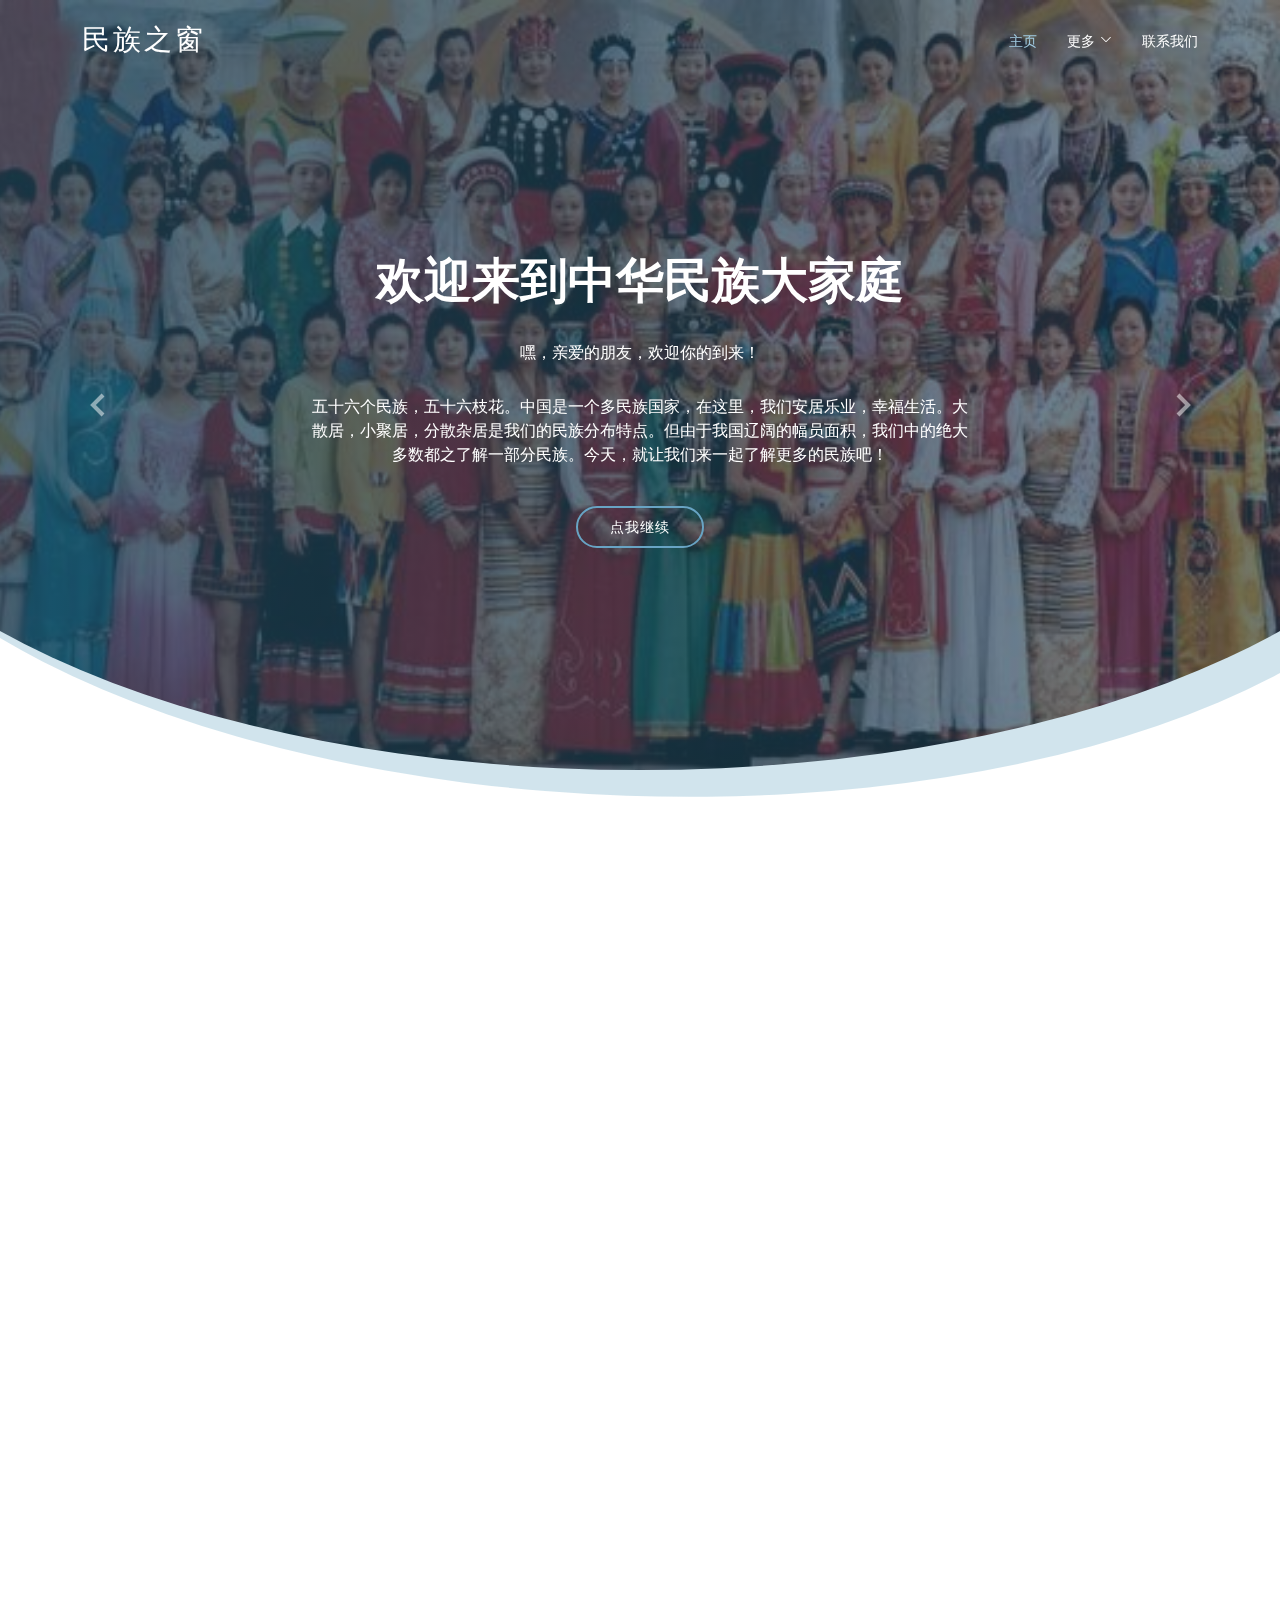
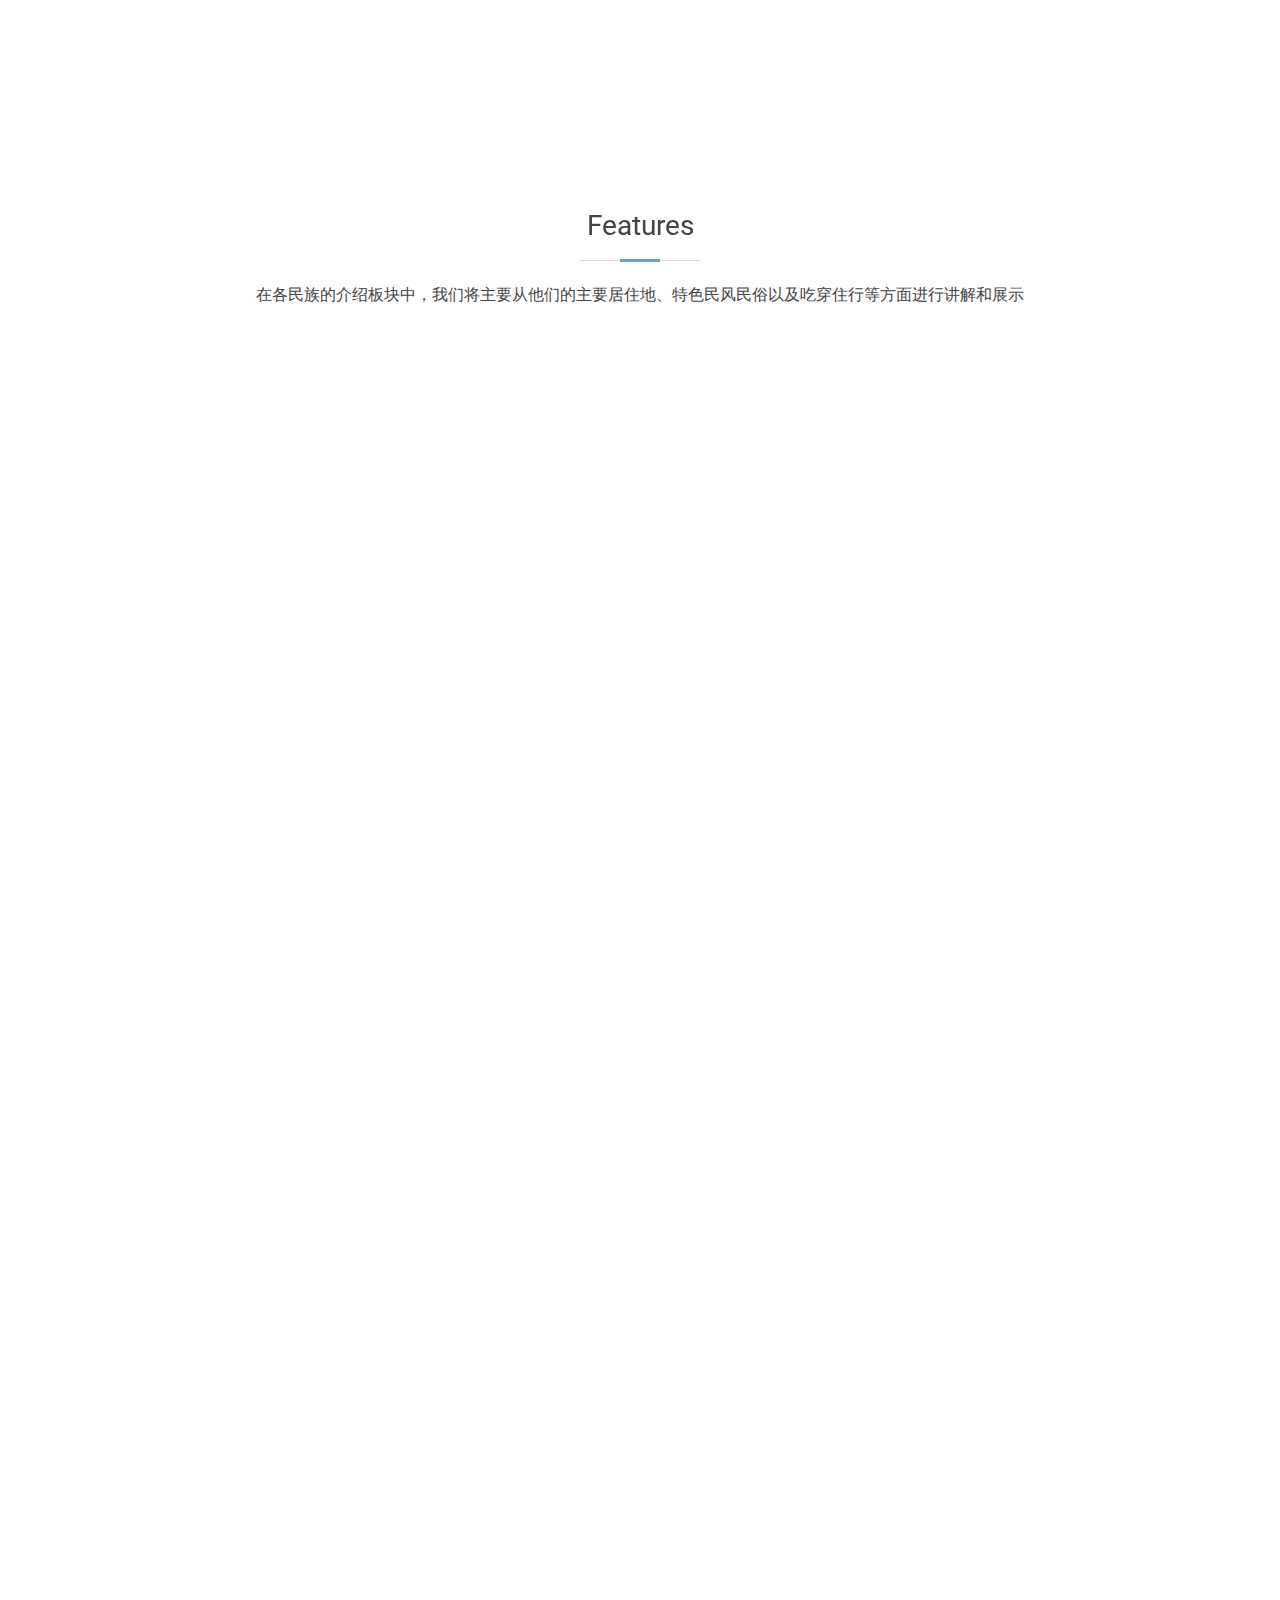
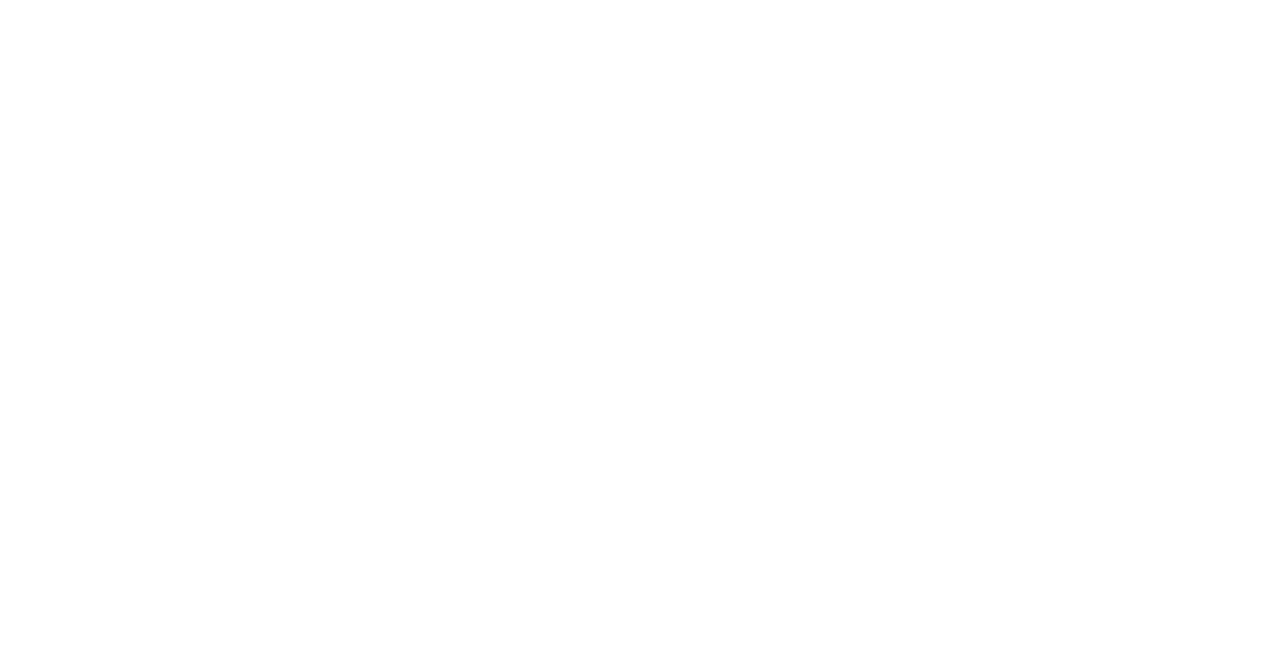
<file: Moderna/index.html>
<!DOCTYPE html>
<html lang="en">

<head>
  <meta charset="utf-8">
  <meta content="width=device-width, initial-scale=1.0" name="viewport">

  <title>民族之窗</title>
  <meta content="" name="description">
  <meta content="" name="keywords">

  <!-- Favicons -->
  <link href="assets/img/favicon.png" rel="icon">
  <link href="assets/img/apple-touch-icon.png" rel="apple-touch-icon">

  <!-- Google Fonts -->
  <link href="https://fonts.googleapis.com/css?family=Open+Sans:300,300i,400,400i,600,600i,700,700i|Roboto:300,300i,400,400i,500,500i,700,700i&display=swap" rel="stylesheet">

  <!-- Vendor CSS Files -->
  <link href="assets/vendor/animate.css/animate.min.css" rel="stylesheet">
  <link href="assets/vendor/aos/aos.css" rel="stylesheet">
  <link href="assets/vendor/bootstrap/css/bootstrap.min.css" rel="stylesheet">
  <link href="assets/vendor/bootstrap-icons/bootstrap-icons.css" rel="stylesheet">
  <link href="assets/vendor/boxicons/css/boxicons.min.css" rel="stylesheet">
  <link href="assets/vendor/glightbox/css/glightbox.min.css" rel="stylesheet">
  <link href="assets/vendor/swiper/swiper-bundle.min.css" rel="stylesheet">

  <!-- Template Main CSS File -->
  <link href="assets/css/style.css" rel="stylesheet">

  <!-- =======================================================
  * Template Name: Moderna - v4.5.0
  * Template URL: https://bootstrapmade.com/free-bootstrap-template-corporate-moderna/
  * Author: BootstrapMade.com
  * License: https://bootstrapmade.com/license/
  ======================================================== -->
</head>

<body>

  <!-- ======= Header ======= -->
  <header id="header" class="fixed-top d-flex align-items-center header-transparent">
    <div class="container d-flex justify-content-between align-items-center">

      <div class="logo">
        <h1 class="text-light"><a href="index.html"><span>民族之窗</span></a></h1>
        <!-- Uncomment below if you prefer to use an image logo -->
        <!-- <a href="index.html"><img src="assets/img/logo.png" alt="" class="img-fluid"></a>-->
      </div>

      <!-- 这里几个是导航栏上的按钮 -->
      <nav id="navbar" class="navbar">
        <ul>
          <li><a class="active " href="index.html">主页</a></li>
          
          <li class="dropdown"><a href="#"><span>更多</span> <i class="bi bi-chevron-down"></i></a>
            <ul>
              <li><a href="about.html">关于</a></li>
              <li><a href="services.html">服务</a></li>
              <li><a href="portfolio.html">详情导航</a></li>
              <!-- <li><a href="team.html">团队</a></li> -->
              <li><a href="blog.html">博客</a></li>
              <!-- <li class="dropdown"><a href="#"><span>Deep Drop Down</span> <i class="bi bi-chevron-right"></i></a>
                <ul>
                  <li><a href="#">Deep Drop Down 1</a></li>
                  <li><a href="#">Deep Drop Down 2</a></li>
                  <li><a href="#">Deep Drop Down 3</a></li>
                  <li><a href="#">Deep Drop Down 4</a></li>
                  <li><a href="#">Deep Drop Down 5</a></li>
                </ul>
              </li> -->
            </ul>
          </li>
          <li><a href="contact.html">联系我们</a></li>
        </ul>
        <i class="bi bi-list mobile-nav-toggle"></i>
      </nav><!-- .navbar -->

    </div>
  </header><!-- End Header -->

  <!-- ======= Slider Section ======= -->
  <section id="hero" class="d-flex justify-cntent-center align-items-center">
    <div id="heroCarousel" class="container carousel carousel-fade" data-bs-ride="carousel" data-bs-interval="5000">

      <!-- Slide 1 -->
      <div class="carousel-item active">
        <div class="carousel-container">
          <h2 class="animate__animated animate__fadeInDown">欢迎来到<span>中华民族大家庭</span></h2>
          <p class="animate__animated animate__fadeInUp">嘿，亲爱的朋友，欢迎你的到来！</p>
          <p class="animate__animated animate__fadeInUp">五十六个民族，五十六枝花。中国是一个多民族国家，在这里，我们安居乐业，幸福生活。大散居，小聚居，分散杂居是我们的民族分布特点。但由于我国辽阔的幅员面积，我们中的绝大多数都之了解一部分民族。今天，就让我们来一起了解更多的民族吧！</p>
          
          
          <a href="" class="btn-get-started animate__animated animate__fadeInUp">点我继续</a>
        </div>
      </div>

      <!-- Slide 2 -->
      <div class="carousel-item">
        <div class="carousel-container">
          <h2 class="animate__animated animate__fadeInDown">ཀྲུང་ཧྭ་མི་རིགས་ཀྱི་ཁྱིམ་ཚང་ཆེན་པོར་ཕེབས་པར་དགའ་བསུ་ཞུ་།</h2>
          <p class="animate__animated animate__fadeInUp">ཧའེ།སྙིང་ཉེ་བའི་གྲོགས་པོ།ཁྱེད་རང་ཕེབས་པར་དགའ་བསུ་ཞུ།</p>
          <p class="animate__animated animate__fadeInUp">མི་རིགས་ང་དྲུག་དང་།མེ་ཏོག་ལྔ་བཅུ་ང་དྲུག ཀྲུང་གོ་ནི་མི་རིགས་མང་བའི་རྒྱལ་ཁབ་ཅིག་ཡིན་ཞིང་།འདི་གར་ང་ཚོ་བདེ་སྡོད་ལས་བརྩོན་དང་བདེ་སྐྱིད་ཀྱི་འཚོ་བ་སྐྱེལ་བཞིན་ཡོད། ཐོར་སྡོད་ཆེ་བ་དང་འདུས་སྡོད་ཆུང་བ།ཁ་ཐོར་འདྲེས་སྡོད་ནི་ང་ཚོའི་མི་རིགས་ཁྱབ་སྟངས་ཀྱི་ཁྱད་ཆོས་ཡིན། འོན་ཀྱང་རང་རྒྱལ་གྱི་ཡངས་ཤིང་རྒྱ་ཆེ་བའི་མངའ་ཁོངས་ཀྱི་རྒྱ་ཁྱོན་གྱི་དབང་གིས་ང་ཚོའི་ནང་ནས་ཆེས་མང་ཆེ་བས་མི་རིགས་ཁག་གཅིག་ཤེས་རྟོགས་བྱེད་ཀྱི་ཡོད། དེ་རིང་།ང་ཚོས་མཉམ་དུ་མི་རིགས་ལ་རྒྱུས་ལོན་བྱེད་དུ་ཆུགས།</p>
          
          <a href="" class="btn-get-started animate__animated animate__fadeInUp">ཚེག་ངས་མུ་མཐུད་དུ་</a>
        </div>
      </div>


      <!-- Slide 3 -->
      <div class="carousel-item">
        <div class="carousel-container">
          <h2 class="animate__animated animate__fadeInDown">Welcome to the family of the Chinese nation</h2>
          <p class="animate__animated animate__fadeInUp">Hey,myfriend! WELCOME !!</p>
          <p class="animate__animated animate__fadeInUp">Fifty-six nations, fifty-six flowers. China is a multi-ethnic country, where we live and work in peace and happiness. Large scattered residence, small settlement, scattered miscellaneous residence is our national distribution characteristics. But because of the vast size of our country, most of us know some ethnic groups. Today, let's get to know more nationalities together!</p>
          <a href="" class="btn-get-started animate__animated animate__fadeInUp">Read More</a>
        </div>
      </div>
      <!-- Slide 4 -->
      <!-- <div class="carousel-item">
        <div class="carousel-container">
          <h2 class="animate__animated animate__fadeInDown">Sequi ea ut et est quaerat</h2>
          <p class="animate__animated animate__fadeInUp">Ut velit est quam dolor ad a aliquid qui aliquid. Sequi ea ut et est quaerat sequi nihil ut aliquam. Occaecati alias dolorem mollitia ut. Similique ea voluptatem. Esse doloremque accusamus repellendus deleniti vel. Minus et tempore modi architecto.</p>
          <a href="" class="btn-get-started animate__animated animate__fadeInUp">Read More</a>
        </div>
      </div> -->
      <!-- Slide 5 -->
      <!-- <div class="carousel-item">
        <div class="carousel-container">
          <h2 class="animate__animated animate__fadeInDown">Sequi ea ut et est quaerat</h2>
          <p class="animate__animated animate__fadeInUp">Ut velit est quam dolor ad a aliquid qui aliquid. Sequi ea ut et est quaerat sequi nihil ut aliquam. Occaecati alias dolorem mollitia ut. Similique ea voluptatem. Esse doloremque accusamus repellendus deleniti vel. Minus et tempore modi architecto.</p>
          <a href="" class="btn-get-started animate__animated animate__fadeInUp">Read More</a>
        </div>
      </div> -->

      <a class="carousel-control-prev" href="#heroCarousel" role="button" data-bs-slide="prev">
        <span class="carousel-control-prev-icon bx bx-chevron-left" aria-hidden="true"></span>
      </a>

      <a class="carousel-control-next" href="#heroCarousel" role="button" data-bs-slide="next">
        <span class="carousel-control-next-icon bx bx-chevron-right" aria-hidden="true"></span>
      </a>

    </div>
  </section>  
  <!-- No slide section -->
  <!-- <section id="hero-no-slider" class="d-flex justify-cntent-center align-items-center">
    <div class="container position-relative" data-aos="fade-up" data-aos-delay="100">
      <div class="row justify-content-center">
        <div class="col-xl-8">
          <h2>Welcome to Moderna</h2>
          <p>Ut velit est quam dolor ad a aliquid qui aliquid. Sequi ea ut et est quaerat sequi nihil ut aliquam. Occaecati alias dolorem mollitia ut. Similique ea voluptatem. Esse doloremque accusamus repellendus deleniti vel. Minus et tempore modi architecto.</p>
          <a href="" class="btn-get-started ">Read More</a>
        </div>
      </div>
    </div>
  </section>End Hero No Slider Sectio -->

  <main id="main">

    <!-- ======= Services Section ======= -->
    <section class="services">
      <div class="container">

        <div class="row">
          <div class="col-md-6 col-lg-3 d-flex align-items-stretch" data-aos="fade-up">
            <div class="icon-box icon-box-pink">
              <div class="icon"><i class="bx bxl-dribbble"></i></div>
              <h4 class="title"><a href="">目的</a></h4>
              <p class="description">希望能够将少数民族的民风民俗更多地带入到大家的日常生活中,促进广大民众对与少数民族的了解,这将对少数民族的保护和传承奠定良好的群众基础,促进我国民族文化多样性建设</p>
            </div>
          </div>

          <div class="col-md-6 col-lg-3 d-flex align-items-stretch" data-aos="fade-up" data-aos-delay="100">
            <div class="icon-box icon-box-cyan">
              <div class="icon"><i class="bx bx-file"></i></div>
              <h4 class="title"><a href="">特点</a></h4>
              <p class="description">我们的项目能够很好地兼顾网页端和移动端，方便用户从多种方式了解网站中的知识</p>
            </div>
          </div>

          <div class="col-md-6 col-lg-3 d-flex align-items-stretch" data-aos="fade-up" data-aos-delay="200">
            <div class="icon-box icon-box-green">
              <div class="icon"><i class="bx bx-tachometer"></i></div>
              <h4 class="title"><a href="">动力</a></h4>
              <p class="description">该项目是完全公益性质的。我们的动力来自于对祖国多民族繁荣的自豪和对民族文化传承的使命感。</p>
              </div>
          </div>

          <div class="col-md-6 col-lg-3 d-flex align-items-stretch" data-aos="fade-up" data-aos-delay="200">
            <div class="icon-box icon-box-blue">
              <div class="icon"><i class="bx bx-world"></i></div>
              <h4 class="title"><a href="">支持</a></h4>
              <p class="description">该项目不接受任何形式的收购与商业运营。如果您对此感兴趣并且希望支持我们，可以通过文末的联系方式进行支付打赏或捐赠等</p>
            </div>
          </div>

        </div>

      </div>
    </section><!-- End Services Section -->

    <!-- ======= Why Us Section ======= -->
    <section class="why-us section-bg" data-aos="fade-up" date-aos-delay="200">
      <div class="container">

        <div class="row">
          <div class="col-lg-6 video-box">
            <img src="assets/img/hero-bg.jpg" class="img-fluid" alt="">
            <a href="https://www.bilibili.com/video/BV1hh411S7s8?from=search&seid=9118049186236969642&spm_id_from=333.337.0.0" class="venobox play-btn mb-4" data-vbtype="video" data-autoplay="true"></a>
          </div>

          <div class="col-lg-6 d-flex flex-column justify-content-center p-5">

            <div class="icon-box">
              <div class="icon"><i class="bx bx-fingerprint"></i></div>
              <h4 class="title"><a href="">了解更多</a></h4>
              <p class="description">如果担心你对咱们中华民族大家庭的了解还不够，不妨点击看看视频介绍，随后再让我们一起深入了解吧！</p>
            </div>

            <!-- <div class="icon-box">
              <div class="icon"><i class="bx bx-gift"></i></div>
              <h4 class="title"><a href="">Nemo Enim</a></h4>
              <p class="description">At vero eos et accusamus et iusto odio dignissimos ducimus qui blanditiis praesentium voluptatum deleniti atque</p>
            </div> -->

          </div>
        </div>

      </div>
    </section><!-- End Why Us Section -->

    <!-- ======= Features Section ======= -->
    <section class="features">
      <div class="container">

        <div class="section-title">
          <h2>Features</h2>
          <p>在各民族的介绍板块中，我们将主要从他们的主要居住地、特色民风民俗以及吃穿住行等方面进行讲解和展示</p>
        </div>

        <div class="row" data-aos="fade-up">
          <div class="col-md-5">
            <img src="assets/img/features-1.jpeg" class="img-fluid" alt="">
          </div>
          <!-- <br><br> -->
          <div class="col-md-7 pt-4">
            <br>
            <h3>主要居住地</h3>
            <br>
            <p class="fst-italic">
              中国的少数民族主要分布在内蒙古、新疆、宁夏、广西、西藏、云南、贵州、青海、四川、甘肃、辽宁、吉林、湖南、湖北、海南、台湾等省、自治区。
            </p>

            <ul>
              <li><i class="bi bi-check"></i> 
                - 各民族分布的特点是：大散居、小聚居、交错杂居。汉族地区有少数民族聚居，少数民族地区有汉族居住。
              </li>
              <li><i class="bi bi-check"></i> 
                - 中国少数民族人口虽少，但分布很广。全国各省、自治区、直辖市都有少数民族居住
              </li>
              <li><i class="bi bi-check"></i> 
                - 据2010年第六次人口普查统计，大陆31个省、自治区、直辖市和现役军人的人口中，汉族人口为1225932641人，占91.51%；各少数民族人口为113792211人，占8.49%。
              </li>
            </ul>
          </div>
        </div>

        <div class="row" data-aos="fade-up">
          <div class="col-md-5 order-1 order-md-2">
            <img src="assets/img/features-2.jpeg" class="img-fluid" alt="">
          </div>
          <div class="col-md-7 pt-5 order-2 order-md-1">
            <h3>特色民俗</h3>
            <p class="fst-italic">
              在过去的几千年历史中，不同的民族之间由于地理条件和古老交通方式的限制，交流非常有限。因此在漫长的历史进程中，各个民族逐渐诞生了各具特色、世代相传、较为稳定的文化事项，也就是民俗习惯
            </p>
            <p>
              例如，北方的蒙古族过春节会在节前备下了当年生长的公羊和各种奶制品以及几坛美酒。
              除夕之夜，人们穿上漂亮的蒙古袍，全家席地坐在蒙古包中央，迎接新的一年的到来。
              午夜开始饮酒进餐，一定要多吃多喝，酒肉剩得越多越好，这样象征着新的一年酒肉不
              尽，吃喝不愁。初一早晨，身穿各式服奔向“浩特”(村镇)，挨个地串蒙古包。串包时，
              先要给长辈叩头祝愿，接着主人家的女婿为前来串包的客人敬酒，人们边歌边舞。
            </p>
            <p>
              而中国西南边疆的布依族的会在每年除夕晚上，都通宵达旦地守岁。天一亮，姑娘们争着到
              屋外去挑水，谁挑回第一担水，谁就是最勤劳的姑娘。而那里的景颇族人民喜欢在春节前举
              行打靶活动，姑娘们是这项活动的组织者和裁判员。她们把绣好的荷包用线吊在竹杆上，在
              树尖中左右摇摆，请小伙子射击。谁先射落荷包，姑娘们就把酒作为奖品送给谁。荷包里一
              般装有一枚硬币，几粒谷子和几颗装饰用的珠子，作为幸福的象征。
            </p>
          </div>
        </div>

        <div class="row" data-aos="fade-up">
          <div class="col-md-5">
            <img src="assets/img/features-3.webp" class="img-fluid" alt="">
          </div>
          <div class="col-md-7 pt-5">
            <h3>吃穿住行</h3>
            <p>
              中国广袤的土地为多民族提供了多变的地理和气候环境，同时在不同民俗的影响下，一同造就了不同民族人民千差万别的吃穿住行方式
            </p>
            <p>例如，</p>
            <ul>
              <li><i class="bi bi-check"></i> 藏族人民通常住在碉房、帐房等中，饮奶茶，吃糌粑，着藏袍</li>
              <li><i class="bi bi-check"></i> 傣族同胞则以吊脚楼的精巧别致和实用性而闻名</li>
              <li><i class="bi bi-check"></i> 而羌族朋友的羌寨碉楼则兼具住宿、战斗、消防和通信的功能</li>
            </ul>
          </div>
        </div>

        <!-- <div class="row" data-aos="fade-up">
          <div class="col-md-5 order-1 order-md-2">
            <img src="assets/img/features-4.svg" class="img-fluid" alt="">
          </div>
          <div class="col-md-7 pt-5 order-2 order-md-1">
            <h3>Quas et necessitatibus eaque impedit ipsum animi consequatur incidunt in</h3>
            <p class="fst-italic">
              Lorem ipsum dolor sit amet, consectetur adipiscing elit, sed do eiusmod tempor incididunt ut labore et dolore
              magna aliqua.
            </p>
            <p>
              Ullamco laboris nisi ut aliquip ex ea commodo consequat. Duis aute irure dolor in reprehenderit in voluptate
              velit esse cillum dolore eu fugiat nulla pariatur. Excepteur sint occaecat cupidatat non proident, sunt in
              culpa qui officia deserunt mollit anim id est laborum
            </p>
          </div>
        </div> -->

      </div>
    </section><!-- End Features Section -->

  </main><!-- End #main -->

  <!-- ======= Footer ======= -->
  <footer id="footer" data-aos="fade-up" data-aos-easing="ease-in-out" data-aos-duration="500">

    <!-- <div class="footer-newsletter">
      <div class="container">
        <div class="row">
          <div class="col-lg-6">
            <h4>Our Newsletter</h4>
            <p>Tamen quem nulla quae legam multos aute sint culpa legam noster magna</p>
          </div>
          <div class="col-lg-6">
            <form action="" method="post">
              <input type="email" name="email"><input type="submit" value="Subscribe">
            </form>
          </div>
        </div>
      </div>
    </div> -->

    <div class="footer-top">
      <div class="container">
        <div class="row">

          <div class="col-lg-3 col-md-6 footer-links">
            <h4>导航链接</h4>
            <ul>
              <li><i class="bx bx-chevron-right"></i> <a href="./index.html">主页</a></li>
              <li><i class="bx bx-chevron-right"></i> <a href="./about.html">关于</a></li>
              <li><i class="bx bx-chevron-right"></i> <a href="./services.html">服务</a></li>
              <li><i class="bx bx-chevron-right"></i> <a href="portfolio.html">详情导航</a></li>
              <!-- <li><i class="bx bx-chevron-right"></i> <a href="#">Privacy policy</a></li> -->
            </ul>
          </div>

          <!-- <div class="col-lg-3 col-md-6 footer-links">
            <h4>Our Services</h4>
            <ul>
              <li><i class="bx bx-chevron-right"></i> <a href="#">Web Design</a></li>
              <li><i class="bx bx-chevron-right"></i> <a href="#">Web Development</a></li>
              <li><i class="bx bx-chevron-right"></i> <a href="#">Product Management</a></li>
              <li><i class="bx bx-chevron-right"></i> <a href="#">Marketing</a></li>
              <li><i class="bx bx-chevron-right"></i> <a href="#">Graphic Design</a></li>
            </ul>
          </div> -->

          <div class="col-lg-3 col-md-6 footer-contact">
            <h4>联系我们</h4>
            <p>
              四川省成都市成化区 <br>
              建设北路二段4号<br>
              电子科技大学 沙河校区<br><br>
              <strong>电话:</strong> +86 138xxxxxxxx<br>
              <strong>邮箱:</strong> example@uestc.std.edu.cn<br>
            </p>

          </div>

          <div class="col-lg-3 col-md-6 footer-info">
            <h3>关于网站</h3>
            <p>我们的初衷简单而纯粹,就是希望能够将少数民族的民风民俗更多地带入到大家的日常生活中,促进广大民众对与少数民族的了解,提升人们对此的兴趣.这将对少数民族的保护和传承奠定良好的群众基础,促进我国民族文化多样性建设</p>
            <!-- <div class="social-links mt-3">
              <a href="#" class="twitter"><i class="bx bxl-twitter"></i></a>
              <a href="#" class="facebook"><i class="bx bxl-facebook"></i></a>
              <a href="#" class="instagram"><i class="bx bxl-instagram"></i></a>
              <a href="#" class="linkedin"><i class="bx bxl-linkedin"></i></a>
            </div> -->
          </div>

        </div>
      </div>
    </div>

    <div class="container">
      <div class="copyright">
        &copy; Copyright <strong><span>Moderna</span></strong>. All Rights Reserved
      </div>
      <div class="credits">
        <!-- All the links in the footer should remain intact. -->
        <!-- You can delete the links only if you purchased the pro version. -->
        <!-- Licensing information: https://bootstrapmade.com/license/ -->
        <!-- Purchase the pro version with working PHP/AJAX contact form: https://bootstrapmade.com/free-bootstrap-template-corporate-moderna/ -->
        Designed by <a href="https://bootstrapmade.com/">BootstrapMade</a>
      </div>
    </div>
  </footer><!-- End Footer -->

  <a href="#" class="back-to-top d-flex align-items-center justify-content-center"><i class="bi bi-arrow-up-short"></i></a>

  <!-- Vendor JS Files -->
  <script src="assets/vendor/aos/aos.js"></script>
  <script src="assets/vendor/bootstrap/js/bootstrap.bundle.min.js"></script>
  <script src="assets/vendor/glightbox/js/glightbox.min.js"></script>
  <script src="assets/vendor/isotope-layout/isotope.pkgd.min.js"></script>
  <script src="assets/vendor/php-email-form/validate.js"></script>
  <script src="assets/vendor/purecounter/purecounter.js"></script>
  <script src="assets/vendor/swiper/swiper-bundle.min.js"></script>
  <script src="assets/vendor/waypoints/noframework.waypoints.js"></script>

  <!-- Template Main JS File -->
  <script src="assets/js/main.js"></script>

</body>

</html>
</file>
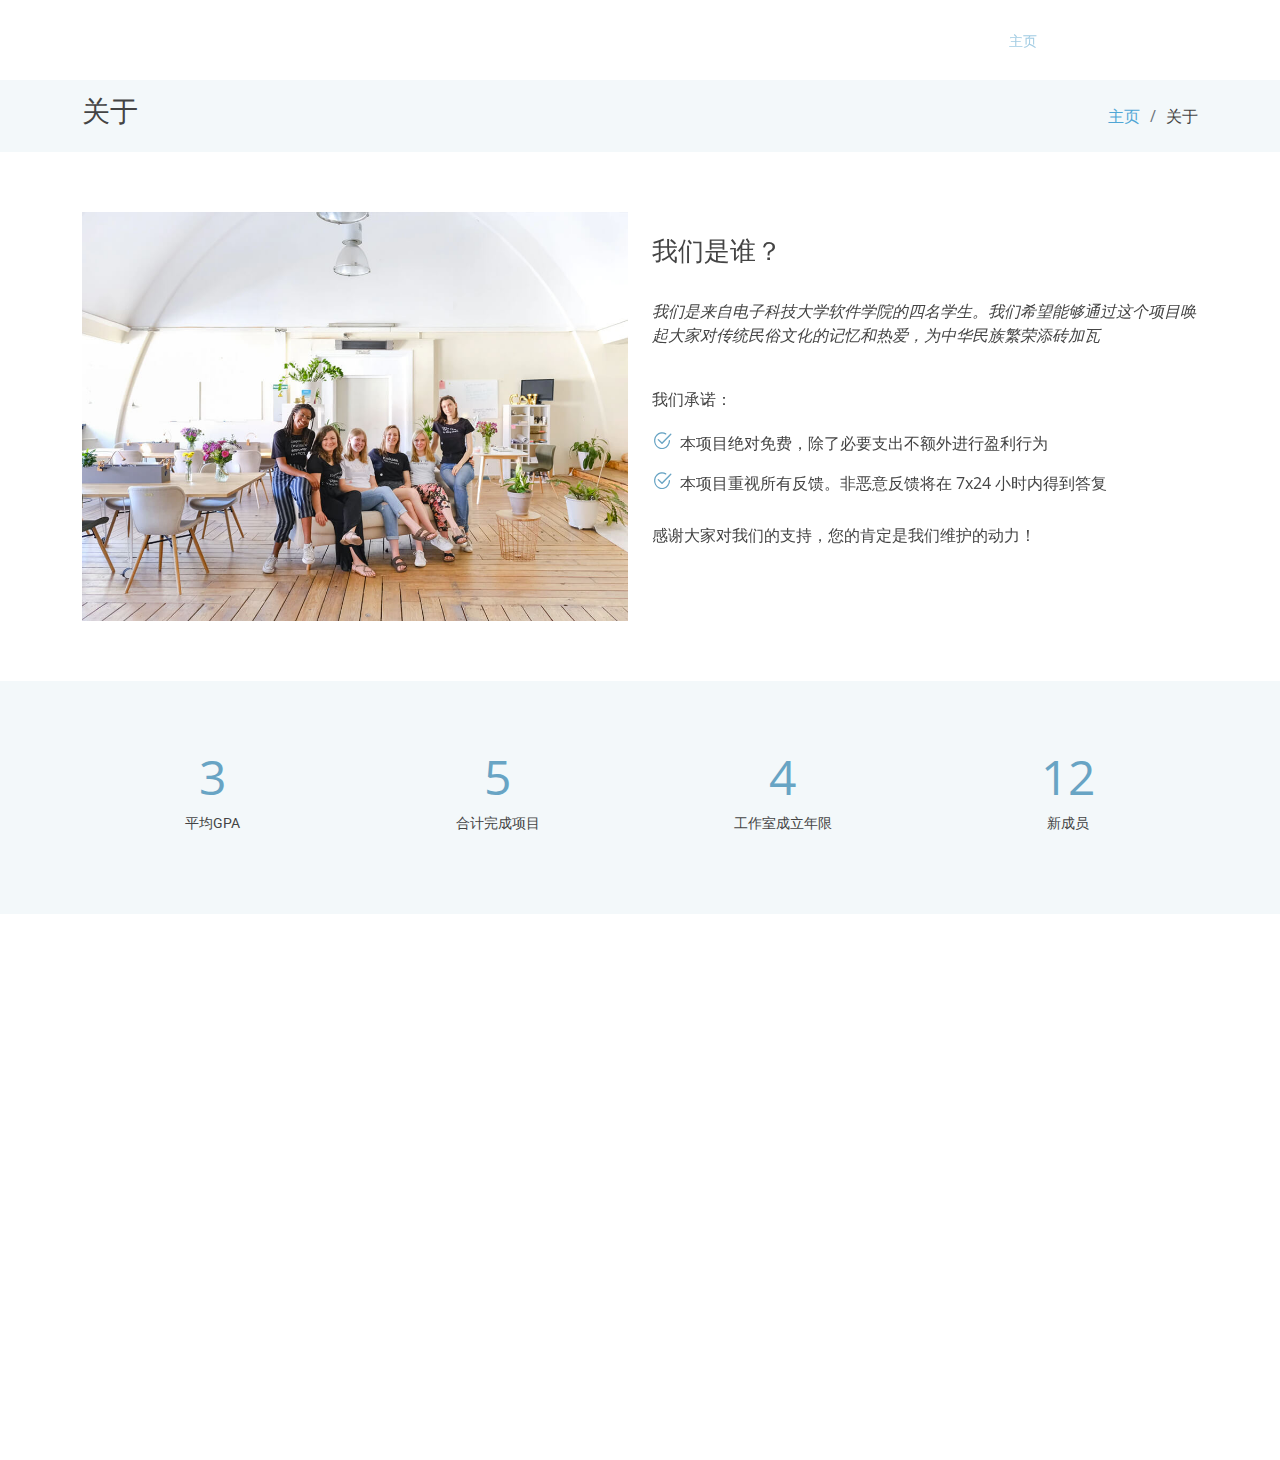
<file: Moderna/about.html>
<!DOCTYPE html>
<html lang="en">

<head>
  <meta charset="utf-8">
  <meta content="width=device-width, initial-scale=1.0" name="viewport">

  <title>About - Moderna Bootstrap Template</title>
  <meta content="" name="description">
  <meta content="" name="keywords">

  <!-- Favicons -->
  <link href="assets/img/favicon.png" rel="icon">
  <link href="assets/img/apple-touch-icon.png" rel="apple-touch-icon">

  <!-- Google Fonts -->
  <link href="https://fonts.googleapis.com/css?family=Open+Sans:300,300i,400,400i,600,600i,700,700i|Roboto:300,300i,400,400i,500,500i,700,700i&display=swap" rel="stylesheet">

  <!-- Vendor CSS Files -->
  <link href="assets/vendor/animate.css/animate.min.css" rel="stylesheet">
  <link href="assets/vendor/aos/aos.css" rel="stylesheet">
  <link href="assets/vendor/bootstrap/css/bootstrap.min.css" rel="stylesheet">
  <link href="assets/vendor/bootstrap-icons/bootstrap-icons.css" rel="stylesheet">
  <link href="assets/vendor/boxicons/css/boxicons.min.css" rel="stylesheet">
  <link href="assets/vendor/glightbox/css/glightbox.min.css" rel="stylesheet">
  <link href="assets/vendor/swiper/swiper-bundle.min.css" rel="stylesheet">

  <!-- Template Main CSS File -->
  <link href="assets/css/style.css" rel="stylesheet">

  <!-- =======================================================
  * Template Name: Moderna - v4.5.0
  * Template URL: https://bootstrapmade.com/free-bootstrap-template-corporate-moderna/
  * Author: BootstrapMade.com
  * License: https://bootstrapmade.com/license/
  ======================================================== -->
</head>

<body>

  <!-- ======= Header ======= -->
  <header id="header" class="fixed-top d-flex align-items-center header-transparent">
    <div class="container d-flex justify-content-between align-items-center">

      <div class="logo">
        <h1 class="text-light"><a href="index.html"><span>民族之窗</span></a></h1>
        <!-- Uncomment below if you prefer to use an image logo -->
        <!-- <a href="index.html"><img src="assets/img/logo.png" alt="" class="img-fluid"></a>-->
      </div>

      <!-- 这里几个是导航栏上的按钮 -->
      <nav id="navbar" class="navbar">
        <ul>
          <li><a class="active " href="index.html">主页</a></li>
          
          <li class="dropdown"><a href="#"><span>更多</span> <i class="bi bi-chevron-down"></i></a>
            <ul>
              <li><a href="about.html">关于</a></li>
              <li><a href="services.html">服务</a></li>
              <li><a href="portfolio.html">详情导航</a></li>
              <!-- <li><a href="team.html">团队</a></li> -->
              <li><a href="blog.html">博客</a></li>
              <!-- <li class="dropdown"><a href="#"><span>Deep Drop Down</span> <i class="bi bi-chevron-right"></i></a>
                <ul>
                  <li><a href="#">Deep Drop Down 1</a></li>
                  <li><a href="#">Deep Drop Down 2</a></li>
                  <li><a href="#">Deep Drop Down 3</a></li>
                  <li><a href="#">Deep Drop Down 4</a></li>
                  <li><a href="#">Deep Drop Down 5</a></li>
                </ul>
              </li> -->
            </ul>
          </li>
          <li><a href="contact.html">联系我们</a></li>
        </ul>
        <i class="bi bi-list mobile-nav-toggle"></i>
      </nav><!-- .navbar -->

    </div>
  </header><!-- End Header -->


  <main id="main">

    <!-- ======= About Us Section ======= -->
    <section class="breadcrumbs">
      <div class="container">

        <div class="d-flex justify-content-between align-items-center">
          <h2>关于</h2>
          <ol>
            <li><a href="index.html">主页</a></li>
            <li>关于</li>
          </ol>
        </div>

      </div>
    </section><!-- End About Us Section -->

    <!-- ======= About Section ======= -->
    <section class="about" data-aos="fade-up">
      <div class="container">

        <div class="row">
          <div class="col-lg-6">
            <img src="assets/img/about.jpg" class="img-fluid" alt="">
          </div>
          <!-- <br> -->
          <div class="col-lg-6 pt-4 pt-lg-0">
            <br>
            <h3>我们是谁？</h3>
            <br>
            <p class="fst-italic">
              我们是来自电子科技大学软件学院的四名学生。我们希望能够通过这个项目唤起大家对传统民俗文化的记忆和热爱，为中华民族繁荣添砖加瓦
            </p>
            <br>
            <p>我们承诺：</p>
            <ul>
              <li><i class="bi bi-check2-circle"></i> 本项目绝对免费，除了必要支出不额外进行盈利行为 </li>
              <li><i class="bi bi-check2-circle"></i> 本项目重视所有反馈。非恶意反馈将在 7x24 小时内得到答复</li>
            </ul>
            <p>
              感谢大家对我们的支持，您的肯定是我们维护的动力！
            </p>
          </div>
        </div>

      </div>
    </section><!-- End About Section -->

    <!-- ======= Facts Section ======= -->
    <section class="facts section-bg" data-aos="fade-up">
      <div class="container">

        <div class="row counters">

          <div class="col-lg-3 col-6 text-center">
            <span data-purecounter-start="0" data-purecounter-end="3.81" data-purecounter-duration="1" class="purecounter"></span>
            <p>平均GPA</p>
          </div>

          <div class="col-lg-3 col-6 text-center">
            <span data-purecounter-start="0" data-purecounter-end="7" data-purecounter-duration="1" class="purecounter"></span>
            <p>合计完成项目</p>
          </div>

          <div class="col-lg-3 col-6 text-center">
            <span data-purecounter-start="0" data-purecounter-end="5" data-purecounter-duration="1" class="purecounter"></span>
            <p>工作室成立年限</p>
          </div>

          <div class="col-lg-3 col-6 text-center">
            <span data-purecounter-start="0" data-purecounter-end="17" data-purecounter-duration="1" class="purecounter"></span>
            <p>新成员</p>
          </div>

        </div>

      </div>
    </section>
    <!-- End Facts Section -->

    <!-- ======= Our Skills Section ======= -->
    <!-- <section class="skills" data-aos="fade-up">
      <div class="container">

        <div class="section-title">
          <h2>Our Skills</h2>
          <p>Magnam dolores commodi suscipit. Necessitatibus eius consequatur ex aliquid fuga eum quidem. Sit sint consectetur velit. Quisquam quos quisquam cupiditate. Et nemo qui impedit suscipit alias ea. Quia fugiat sit in iste officiis commodi quidem hic quas.</p>
        </div>

        <div class="skills-content">

          <div class="progress">
            <div class="progress-bar bg-success" role="progressbar" aria-valuenow="100" aria-valuemin="0" aria-valuemax="100">
              <span class="skill">HTML <i class="val">100%</i></span>
            </div>
          </div>

          <div class="progress">
            <div class="progress-bar bg-info" role="progressbar" aria-valuenow="90" aria-valuemin="0" aria-valuemax="100">
              <span class="skill">CSS <i class="val">90%</i></span>
            </div>
          </div>

          <div class="progress">
            <div class="progress-bar bg-warning" role="progressbar" aria-valuenow="75" aria-valuemin="0" aria-valuemax="100">
              <span class="skill">JavaScript <i class="val">75%</i></span>
            </div>
          </div>

          <div class="progress">
            <div class="progress-bar bg-danger" role="progressbar" aria-valuenow="55" aria-valuemin="0" aria-valuemax="100">
              <span class="skill">Photoshop <i class="val">55%</i></span>
            </div>
          </div>

        </div>

      </div>
    </section>End Our Skills Section -->

    <!-- ======= Tetstimonials Section ======= -->
    <!-- <section class="testimonials" data-aos="fade-up">
      <div class="container">

        <div class="section-title">
          <h2>Tetstimonials</h2>
          <p>Magnam dolores commodi suscipit. Necessitatibus eius consequatur ex aliquid fuga eum quidem. Sit sint consectetur velit. Quisquam quos quisquam cupiditate. Et nemo qui impedit suscipit alias ea. Quia fugiat sit in iste officiis commodi quidem hic quas.</p>
        </div>

        <div class="testimonials-carousel swiper">
          <div class="swiper-wrapper">
            <div class="testimonial-item swiper-slide">
              <img src="assets/img/testimonials/testimonials-1.jpg" class="testimonial-img" alt="">
              <h3>Saul Goodman</h3>
              <h4>Ceo &amp; Founder</h4>
              <p>
                <i class="bx bxs-quote-alt-left quote-icon-left"></i>
                Proin iaculis purus consequat sem cure digni ssim donec porttitora entum suscipit rhoncus. Accusantium quam, ultricies eget id, aliquam eget nibh et. Maecen aliquam, risus at semper.
                <i class="bx bxs-quote-alt-right quote-icon-right"></i>
              </p>
            </div>

            <div class="testimonial-item swiper-slide">
              <img src="assets/img/testimonials/testimonials-2.jpg" class="testimonial-img" alt="">
              <h3>Sara Wilsson</h3>
              <h4>Designer</h4>
              <p>
                <i class="bx bxs-quote-alt-left quote-icon-left"></i>
                Export tempor illum tamen malis malis eram quae irure esse labore quem cillum quid cillum eram malis quorum velit fore eram velit sunt aliqua noster fugiat irure amet legam anim culpa.
                <i class="bx bxs-quote-alt-right quote-icon-right"></i>
              </p>
            </div>

            <div class="testimonial-item swiper-slide">
              <img src="assets/img/testimonials/testimonials-3.jpg" class="testimonial-img" alt="">
              <h3>Jena Karlis</h3>
              <h4>Store Owner</h4>
              <p>
                <i class="bx bxs-quote-alt-left quote-icon-left"></i>
                Enim nisi quem export duis labore cillum quae magna enim sint quorum nulla quem veniam duis minim tempor labore quem eram duis noster aute amet eram fore quis sint minim.
                <i class="bx bxs-quote-alt-right quote-icon-right"></i>
              </p>
            </div>

            <div class="testimonial-item swiper-slide">
              <img src="assets/img/testimonials/testimonials-4.jpg" class="testimonial-img" alt="">
              <h3>Matt Brandon</h3>
              <h4>Freelancer</h4>
              <p>
                <i class="bx bxs-quote-alt-left quote-icon-left"></i>
                Fugiat enim eram quae cillum dolore dolor amet nulla culpa multos export minim fugiat minim velit minim dolor enim duis veniam ipsum anim magna sunt elit fore quem dolore labore illum veniam.
                <i class="bx bxs-quote-alt-right quote-icon-right"></i>
              </p>
            </div>

            <div class="testimonial-item swiper-slide">
              <img src="assets/img/testimonials/testimonials-5.jpg" class="testimonial-img" alt="">
              <h3>John Larson</h3>
              <h4>Entrepreneur</h4>
              <p>
                <i class="bx bxs-quote-alt-left quote-icon-left"></i>
                Quis quorum aliqua sint quem legam fore sunt eram irure aliqua veniam tempor noster veniam enim culpa labore duis sunt culpa nulla illum cillum fugiat legam esse veniam culpa fore nisi cillum quid.
                <i class="bx bxs-quote-alt-right quote-icon-right"></i>
              </p>
            </div>
          </div>
          <div class="swiper-pagination"></div>
        </div>

      </div>
    </section>End Ttstimonials Section -->

  </main><!-- End #main -->

  <!-- ======= Footer ======= -->
    <!-- ======= Footer ======= -->
    <footer id="footer" data-aos="fade-up" data-aos-easing="ease-in-out" data-aos-duration="500">

      <!-- <div class="footer-newsletter">
        <div class="container">
          <div class="row">
            <div class="col-lg-6">
              <h4>Our Newsletter</h4>
              <p>Tamen quem nulla quae legam multos aute sint culpa legam noster magna</p>
            </div>
            <div class="col-lg-6">
              <form action="" method="post">
                <input type="email" name="email"><input type="submit" value="Subscribe">
              </form>
            </div>
          </div>
        </div>
      </div> -->
  
      <div class="footer-top">
        <div class="container">
          <div class="row">
  
            <div class="col-lg-3 col-md-6 footer-links">
              <h4>导航链接</h4>
              <ul>
                <li><i class="bx bx-chevron-right"></i> <a href="./index.html">主页</a></li>
                <li><i class="bx bx-chevron-right"></i> <a href="./about.html">关于</a></li>
                <li><i class="bx bx-chevron-right"></i> <a href="./services.html">服务</a></li>
                <li><i class="bx bx-chevron-right"></i> <a href="portfolio.html">详情导航</a></li>
                <!-- <li><i class="bx bx-chevron-right"></i> <a href="#">Privacy policy</a></li> -->
              </ul>
            </div>
  
            <!-- <div class="col-lg-3 col-md-6 footer-links">
              <h4>Our Services</h4>
              <ul>
                <li><i class="bx bx-chevron-right"></i> <a href="#">Web Design</a></li>
                <li><i class="bx bx-chevron-right"></i> <a href="#">Web Development</a></li>
                <li><i class="bx bx-chevron-right"></i> <a href="#">Product Management</a></li>
                <li><i class="bx bx-chevron-right"></i> <a href="#">Marketing</a></li>
                <li><i class="bx bx-chevron-right"></i> <a href="#">Graphic Design</a></li>
              </ul>
            </div> -->
  
            <div class="col-lg-3 col-md-6 footer-contact">
              <h4>联系我们</h4>
              <p>
                四川省成都市成化区 <br>
                建设北路二段4号<br>
                电子科技大学 沙河校区<br><br>
                <strong>电话:</strong> +86 138xxxxxxxx<br>
                <strong>邮箱:</strong> example@uestc.std.edu.cn<br>
              </p>
  
            </div>
  
            <div class="col-lg-3 col-md-6 footer-info">
              <h3>关于网站</h3>
              <p>我们的初衷简单而纯粹,就是希望能够将少数民族的民风民俗更多地带入到大家的日常生活中,促进广大民众对与少数民族的了解,提升人们对此的兴趣.这将对少数民族的保护和传承奠定良好的群众基础,促进我国民族文化多样性建设</p>
              <!-- <div class="social-links mt-3">
                <a href="#" class="twitter"><i class="bx bxl-twitter"></i></a>
                <a href="#" class="facebook"><i class="bx bxl-facebook"></i></a>
                <a href="#" class="instagram"><i class="bx bxl-instagram"></i></a>
                <a href="#" class="linkedin"><i class="bx bxl-linkedin"></i></a>
              </div> -->
            </div>
  
          </div>
        </div>
      </div>
  
      <div class="container">
        <div class="copyright">
          &copy; Copyright <strong><span>Moderna</span></strong>. All Rights Reserved
        </div>
        <div class="credits">
          <!-- All the links in the footer should remain intact. -->
          <!-- You can delete the links only if you purchased the pro version. -->
          <!-- Licensing information: https://bootstrapmade.com/license/ -->
          <!-- Purchase the pro version with working PHP/AJAX contact form: https://bootstrapmade.com/free-bootstrap-template-corporate-moderna/ -->
          Designed by <a href="https://bootstrapmade.com/">BootstrapMade</a>
        </div>
      </div>
    </footer><!-- End Footer -->
  
    <a href="#" class="back-to-top d-flex align-items-center justify-content-center"><i class="bi bi-arrow-up-short"></i></a>
  
    <!-- Vendor JS Files -->
    <script src="assets/vendor/aos/aos.js"></script>
    <script src="assets/vendor/bootstrap/js/bootstrap.bundle.min.js"></script>
    <script src="assets/vendor/glightbox/js/glightbox.min.js"></script>
    <script src="assets/vendor/isotope-layout/isotope.pkgd.min.js"></script>
    <script src="assets/vendor/php-email-form/validate.js"></script>
    <script src="assets/vendor/purecounter/purecounter.js"></script>
    <script src="assets/vendor/swiper/swiper-bundle.min.js"></script>
    <script src="assets/vendor/waypoints/noframework.waypoints.js"></script>
  
    <!-- Template Main JS File -->
    <script src="assets/js/main.js"></script>
  
  </body>
  
  </html>
</file>
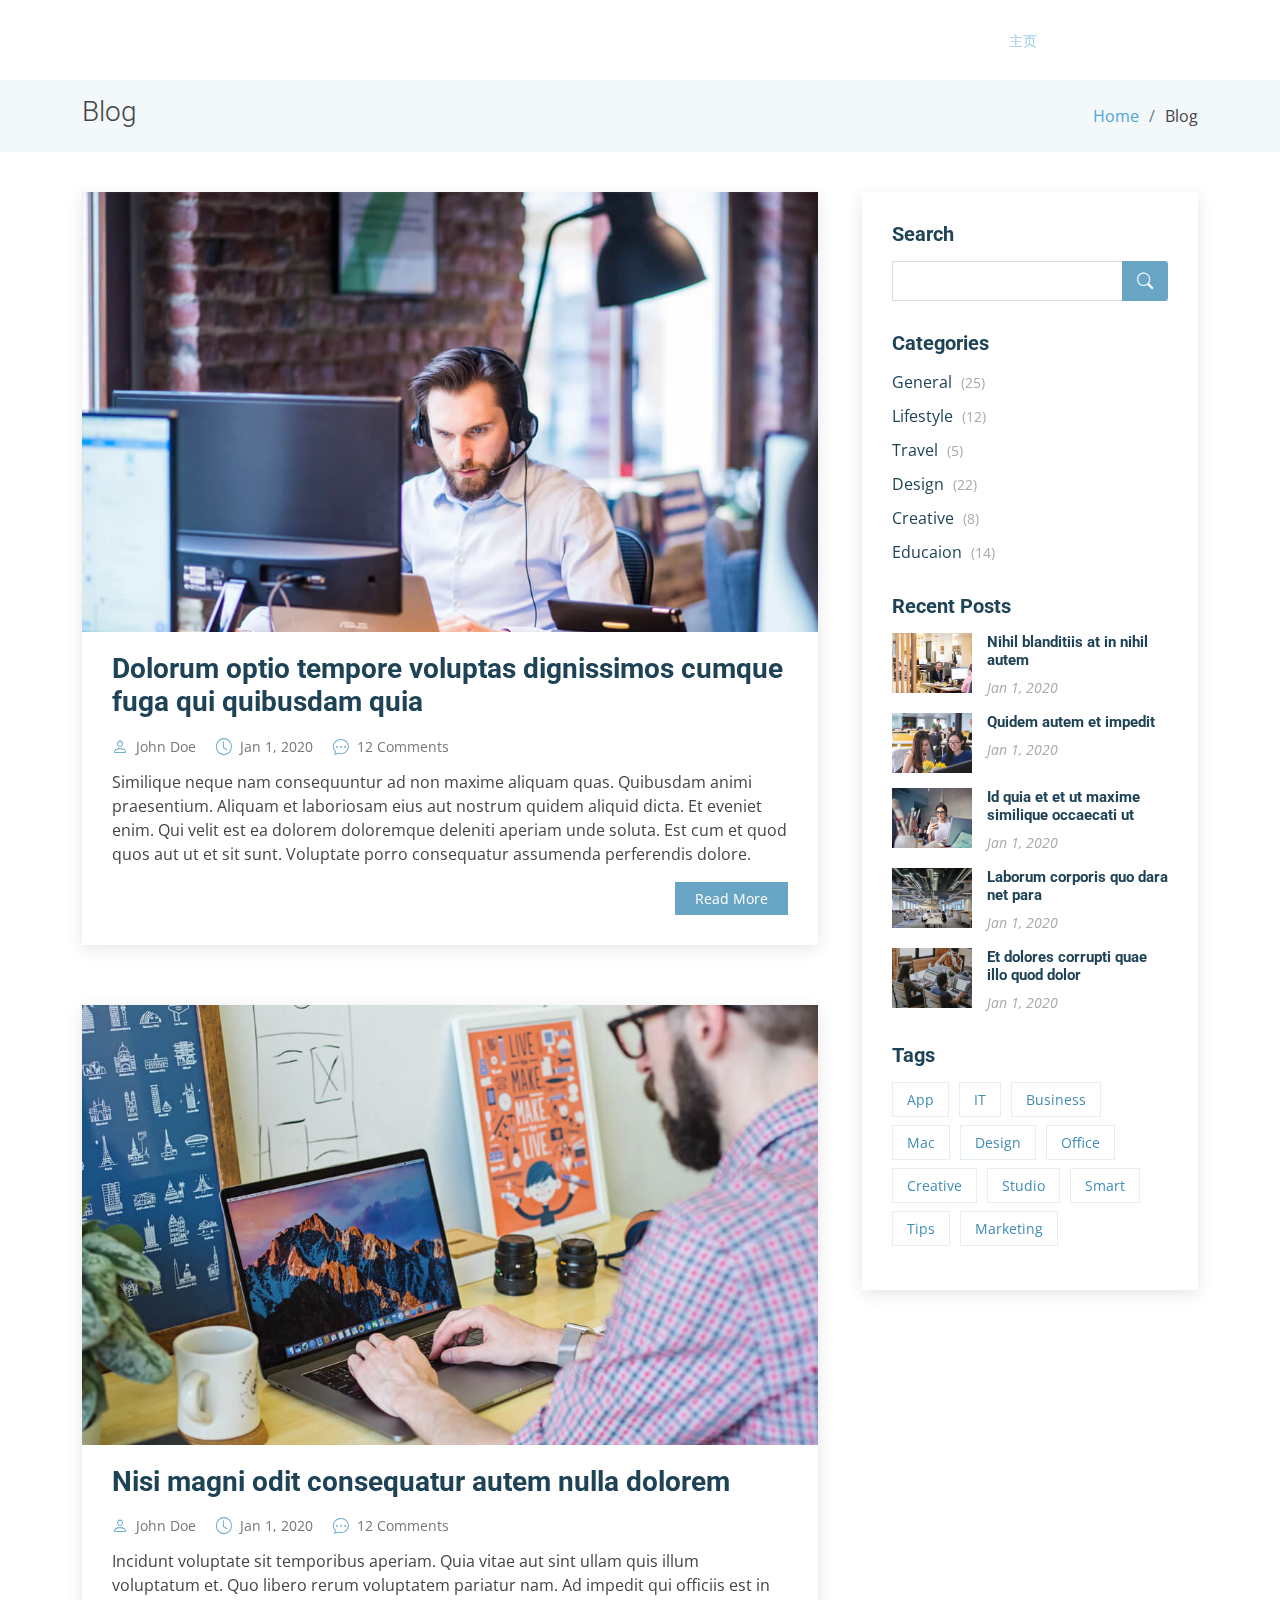
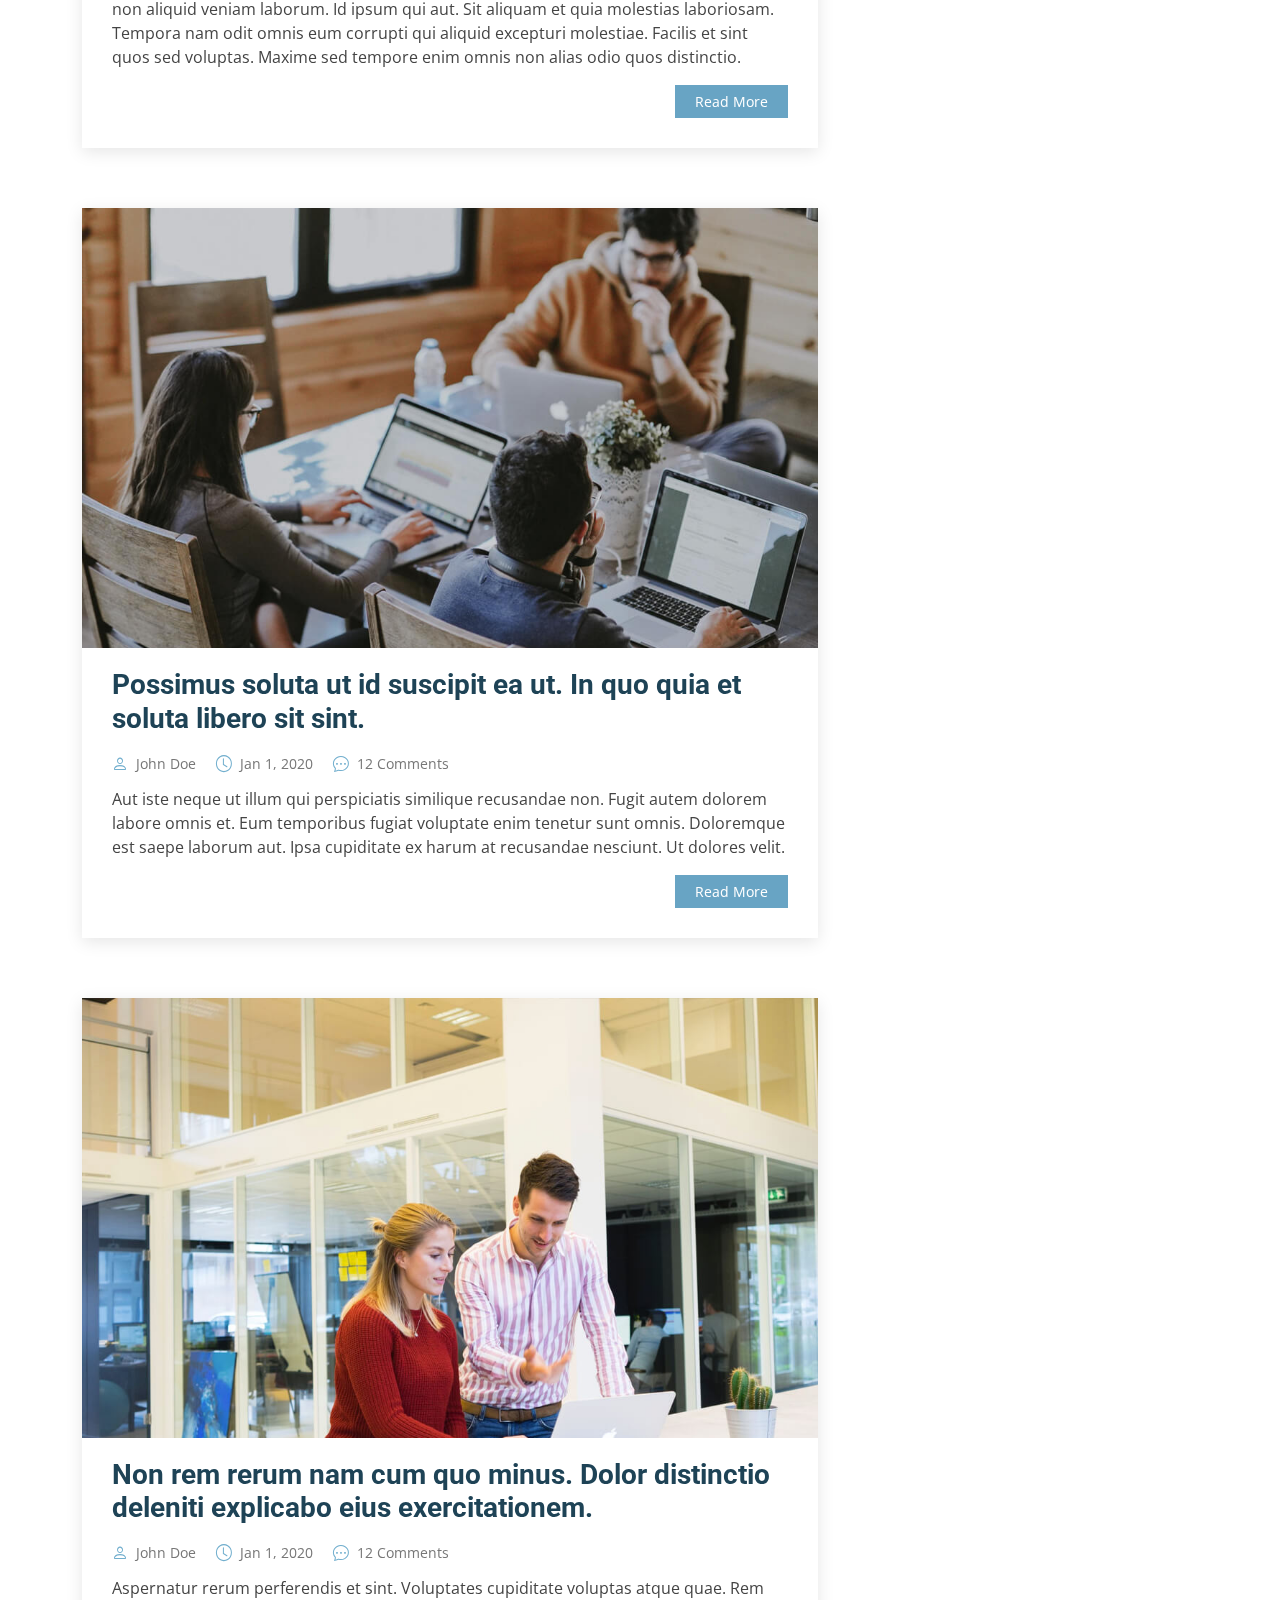
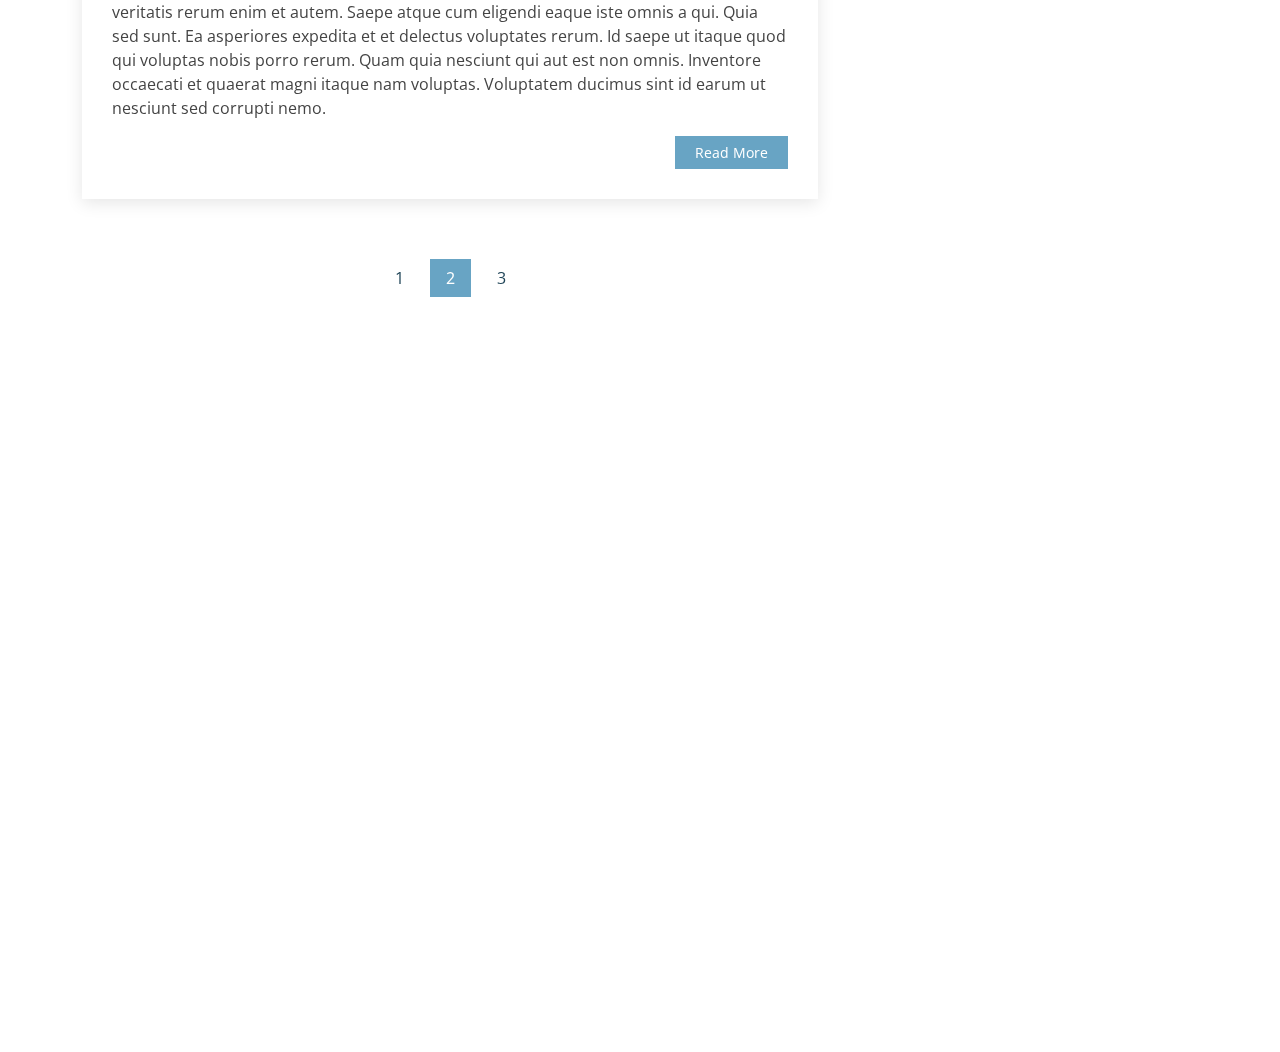
<file: Moderna/blog.html>
<!DOCTYPE html>
<html lang="en">

<head>
  <meta charset="utf-8">
  <meta content="width=device-width, initial-scale=1.0" name="viewport">

  <title>Blog - Moderna Bootstrap Template</title>
  <meta content="" name="description">
  <meta content="" name="keywords">

  <!-- Favicons -->
  <link href="assets/img/favicon.png" rel="icon">
  <link href="assets/img/apple-touch-icon.png" rel="apple-touch-icon">

  <!-- Google Fonts -->
  <link href="https://fonts.googleapis.com/css?family=Open+Sans:300,300i,400,400i,600,600i,700,700i|Roboto:300,300i,400,400i,500,500i,700,700i&display=swap" rel="stylesheet">

  <!-- Vendor CSS Files -->
  <link href="assets/vendor/animate.css/animate.min.css" rel="stylesheet">
  <link href="assets/vendor/aos/aos.css" rel="stylesheet">
  <link href="assets/vendor/bootstrap/css/bootstrap.min.css" rel="stylesheet">
  <link href="assets/vendor/bootstrap-icons/bootstrap-icons.css" rel="stylesheet">
  <link href="assets/vendor/boxicons/css/boxicons.min.css" rel="stylesheet">
  <link href="assets/vendor/glightbox/css/glightbox.min.css" rel="stylesheet">
  <link href="assets/vendor/swiper/swiper-bundle.min.css" rel="stylesheet">

  <!-- Template Main CSS File -->
  <link href="assets/css/style.css" rel="stylesheet">

  <!-- =======================================================
  * Template Name: Moderna - v4.5.0
  * Template URL: https://bootstrapmade.com/free-bootstrap-template-corporate-moderna/
  * Author: BootstrapMade.com
  * License: https://bootstrapmade.com/license/
  ======================================================== -->
</head>

<body>

  <!-- ======= Header ======= -->
  <header id="header" class="fixed-top d-flex align-items-center header-transparent">
    <div class="container d-flex justify-content-between align-items-center">

      <div class="logo">
        <h1 class="text-light"><a href="index.html"><span>民族之窗</span></a></h1>
        <!-- Uncomment below if you prefer to use an image logo -->
        <!-- <a href="index.html"><img src="assets/img/logo.png" alt="" class="img-fluid"></a>-->
      </div>

      <!-- 这里几个是导航栏上的按钮 -->
      <nav id="navbar" class="navbar">
        <ul>
          <li><a class="active " href="index.html">主页</a></li>
          
          <li class="dropdown"><a href="#"><span>更多</span> <i class="bi bi-chevron-down"></i></a>
            <ul>
              <li><a href="about.html">关于</a></li>
              <li><a href="services.html">服务</a></li>
              <li><a href="portfolio.html">详情导航</a></li>
              <!-- <li><a href="team.html">团队</a></li> -->
              <li><a href="blog.html">博客</a></li>
              <!-- <li class="dropdown"><a href="#"><span>Deep Drop Down</span> <i class="bi bi-chevron-right"></i></a>
                <ul>
                  <li><a href="#">Deep Drop Down 1</a></li>
                  <li><a href="#">Deep Drop Down 2</a></li>
                  <li><a href="#">Deep Drop Down 3</a></li>
                  <li><a href="#">Deep Drop Down 4</a></li>
                  <li><a href="#">Deep Drop Down 5</a></li>
                </ul>
              </li> -->
            </ul>
          </li>
          <li><a href="contact.html">联系我们</a></li>
        </ul>
        <i class="bi bi-list mobile-nav-toggle"></i>
      </nav><!-- .navbar -->

    </div>
  </header><!-- End Header -->


  <main id="main">

    <!-- ======= Blog Section ======= -->
    <section class="breadcrumbs">
      <div class="container">

        <div class="d-flex justify-content-between align-items-center">
          <h2>Blog</h2>

          <ol>
            <li><a href="index.html">Home</a></li>
            <li>Blog</li>
          </ol>
        </div>

      </div>
    </section><!-- End Blog Section -->

    <!-- ======= Blog Section ======= -->
    <section id="blog" class="blog">
      <div class="container" data-aos="fade-up">

        <div class="row">

          <div class="col-lg-8 entries">

            <article class="entry">

              <div class="entry-img">
                <img src="assets/img/blog/blog-1.jpg" alt="" class="img-fluid">
              </div>

              <h2 class="entry-title">
                <a href="blog-single.html">Dolorum optio tempore voluptas dignissimos cumque fuga qui quibusdam quia</a>
              </h2>

              <div class="entry-meta">
                <ul>
                  <li class="d-flex align-items-center"><i class="bi bi-person"></i> <a href="blog-single.html">John Doe</a></li>
                  <li class="d-flex align-items-center"><i class="bi bi-clock"></i> <a href="blog-single.html"><time datetime="2020-01-01">Jan 1, 2020</time></a></li>
                  <li class="d-flex align-items-center"><i class="bi bi-chat-dots"></i> <a href="blog-single.html">12 Comments</a></li>
                </ul>
              </div>

              <div class="entry-content">
                <p>
                  Similique neque nam consequuntur ad non maxime aliquam quas. Quibusdam animi praesentium. Aliquam et laboriosam eius aut nostrum quidem aliquid dicta.
                  Et eveniet enim. Qui velit est ea dolorem doloremque deleniti aperiam unde soluta. Est cum et quod quos aut ut et sit sunt. Voluptate porro consequatur assumenda perferendis dolore.
                </p>
                <div class="read-more">
                  <a href="blog-single.html">Read More</a>
                </div>
              </div>

            </article><!-- End blog entry -->

            <article class="entry">

              <div class="entry-img">
                <img src="assets/img/blog/blog-2.jpg" alt="" class="img-fluid">
              </div>

              <h2 class="entry-title">
                <a href="blog-single.html">Nisi magni odit consequatur autem nulla dolorem</a>
              </h2>

              <div class="entry-meta">
                <ul>
                  <li class="d-flex align-items-center"><i class="bi bi-person"></i> <a href="blog-single.html">John Doe</a></li>
                  <li class="d-flex align-items-center"><i class="bi bi-clock"></i> <a href="blog-single.html"><time datetime="2020-01-01">Jan 1, 2020</time></a></li>
                  <li class="d-flex align-items-center"><i class="bi bi-chat-dots"></i> <a href="blog-single.html">12 Comments</a></li>
                </ul>
              </div>

              <div class="entry-content">
                <p>
                  Incidunt voluptate sit temporibus aperiam. Quia vitae aut sint ullam quis illum voluptatum et. Quo libero rerum voluptatem pariatur nam.
                  Ad impedit qui officiis est in non aliquid veniam laborum. Id ipsum qui aut. Sit aliquam et quia molestias laboriosam. Tempora nam odit omnis eum corrupti qui aliquid excepturi molestiae. Facilis et sint quos sed voluptas. Maxime sed tempore enim omnis non alias odio quos distinctio.
                </p>
                <div class="read-more">
                  <a href="blog-single.html">Read More</a>
                </div>
              </div>

            </article><!-- End blog entry -->

            <article class="entry">

              <div class="entry-img">
                <img src="assets/img/blog/blog-3.jpg" alt="" class="img-fluid">
              </div>

              <h2 class="entry-title">
                <a href="blog-single.html">Possimus soluta ut id suscipit ea ut. In quo quia et soluta libero sit sint.</a>
              </h2>

              <div class="entry-meta">
                <ul>
                  <li class="d-flex align-items-center"><i class="bi bi-person"></i> <a href="blog-single.html">John Doe</a></li>
                  <li class="d-flex align-items-center"><i class="bi bi-clock"></i> <a href="blog-single.html"><time datetime="2020-01-01">Jan 1, 2020</time></a></li>
                  <li class="d-flex align-items-center"><i class="bi bi-chat-dots"></i> <a href="blog-single.html">12 Comments</a></li>
                </ul>
              </div>

              <div class="entry-content">
                <p>
                  Aut iste neque ut illum qui perspiciatis similique recusandae non. Fugit autem dolorem labore omnis et. Eum temporibus fugiat voluptate enim tenetur sunt omnis.
                  Doloremque est saepe laborum aut. Ipsa cupiditate ex harum at recusandae nesciunt. Ut dolores velit.
                </p>
                <div class="read-more">
                  <a href="blog-single.html">Read More</a>
                </div>
              </div>

            </article><!-- End blog entry -->

            <article class="entry">

              <div class="entry-img">
                <img src="assets/img/blog/blog-4.jpg" alt="" class="img-fluid">
              </div>

              <h2 class="entry-title">
                <a href="blog-single.html">Non rem rerum nam cum quo minus. Dolor distinctio deleniti explicabo eius exercitationem.</a>
              </h2>

              <div class="entry-meta">
                <ul>
                  <li class="d-flex align-items-center"><i class="bi bi-person"></i> <a href="blog-single.html">John Doe</a></li>
                  <li class="d-flex align-items-center"><i class="bi bi-clock"></i> <a href="blog-single.html"><time datetime="2020-01-01">Jan 1, 2020</time></a></li>
                  <li class="d-flex align-items-center"><i class="bi bi-chat-dots"></i> <a href="blog-single.html">12 Comments</a></li>
                </ul>
              </div>

              <div class="entry-content">
                <p>
                  Aspernatur rerum perferendis et sint. Voluptates cupiditate voluptas atque quae. Rem veritatis rerum enim et autem. Saepe atque cum eligendi eaque iste omnis a qui.
                  Quia sed sunt. Ea asperiores expedita et et delectus voluptates rerum. Id saepe ut itaque quod qui voluptas nobis porro rerum. Quam quia nesciunt qui aut est non omnis. Inventore occaecati et quaerat magni itaque nam voluptas. Voluptatem ducimus sint id earum ut nesciunt sed corrupti nemo.
                </p>
                <div class="read-more">
                  <a href="blog-single.html">Read More</a>
                </div>
              </div>

            </article><!-- End blog entry -->

            <div class="blog-pagination">
              <ul class="justify-content-center">
                <li><a href="#">1</a></li>
                <li class="active"><a href="#">2</a></li>
                <li><a href="#">3</a></li>
              </ul>
            </div>

          </div><!-- End blog entries list -->

          <div class="col-lg-4">

            <div class="sidebar">

              <h3 class="sidebar-title">Search</h3>
              <div class="sidebar-item search-form">
                <form action="">
                  <input type="text">
                  <button type="submit"><i class="bi bi-search"></i></button>
                </form>
              </div><!-- End sidebar search formn-->

              <h3 class="sidebar-title">Categories</h3>
              <div class="sidebar-item categories">
                <ul>
                  <li><a href="#">General <span>(25)</span></a></li>
                  <li><a href="#">Lifestyle <span>(12)</span></a></li>
                  <li><a href="#">Travel <span>(5)</span></a></li>
                  <li><a href="#">Design <span>(22)</span></a></li>
                  <li><a href="#">Creative <span>(8)</span></a></li>
                  <li><a href="#">Educaion <span>(14)</span></a></li>
                </ul>
              </div><!-- End sidebar categories-->

              <h3 class="sidebar-title">Recent Posts</h3>
              <div class="sidebar-item recent-posts">
                <div class="post-item clearfix">
                  <img src="assets/img/blog/blog-recent-1.jpg" alt="">
                  <h4><a href="blog-single.html">Nihil blanditiis at in nihil autem</a></h4>
                  <time datetime="2020-01-01">Jan 1, 2020</time>
                </div>

                <div class="post-item clearfix">
                  <img src="assets/img/blog/blog-recent-2.jpg" alt="">
                  <h4><a href="blog-single.html">Quidem autem et impedit</a></h4>
                  <time datetime="2020-01-01">Jan 1, 2020</time>
                </div>

                <div class="post-item clearfix">
                  <img src="assets/img/blog/blog-recent-3.jpg" alt="">
                  <h4><a href="blog-single.html">Id quia et et ut maxime similique occaecati ut</a></h4>
                  <time datetime="2020-01-01">Jan 1, 2020</time>
                </div>

                <div class="post-item clearfix">
                  <img src="assets/img/blog/blog-recent-4.jpg" alt="">
                  <h4><a href="blog-single.html">Laborum corporis quo dara net para</a></h4>
                  <time datetime="2020-01-01">Jan 1, 2020</time>
                </div>

                <div class="post-item clearfix">
                  <img src="assets/img/blog/blog-recent-5.jpg" alt="">
                  <h4><a href="blog-single.html">Et dolores corrupti quae illo quod dolor</a></h4>
                  <time datetime="2020-01-01">Jan 1, 2020</time>
                </div>

              </div><!-- End sidebar recent posts-->

              <h3 class="sidebar-title">Tags</h3>
              <div class="sidebar-item tags">
                <ul>
                  <li><a href="#">App</a></li>
                  <li><a href="#">IT</a></li>
                  <li><a href="#">Business</a></li>
                  <li><a href="#">Mac</a></li>
                  <li><a href="#">Design</a></li>
                  <li><a href="#">Office</a></li>
                  <li><a href="#">Creative</a></li>
                  <li><a href="#">Studio</a></li>
                  <li><a href="#">Smart</a></li>
                  <li><a href="#">Tips</a></li>
                  <li><a href="#">Marketing</a></li>
                </ul>
              </div><!-- End sidebar tags-->

            </div><!-- End sidebar -->

          </div><!-- End blog sidebar -->

        </div>

      </div>
    </section><!-- End Blog Section -->

  </main><!-- End #main -->

  <!-- ======= Footer ======= -->
  <footer id="footer" data-aos="fade-up" data-aos-easing="ease-in-out" data-aos-duration="500">

    <div class="footer-newsletter">
      <div class="container">
        <div class="row">
          <div class="col-lg-6">
            <h4>Our Newsletter</h4>
            <p>Tamen quem nulla quae legam multos aute sint culpa legam noster magna</p>
          </div>
          <div class="col-lg-6">
            <form action="" method="post">
              <input type="email" name="email"><input type="submit" value="Subscribe">
            </form>
          </div>
        </div>
      </div>
    </div>

    <div class="footer-top">
      <div class="container">
        <div class="row">

          <div class="col-lg-3 col-md-6 footer-links">
            <h4>Useful Links</h4>
            <ul>
              <li><i class="bx bx-chevron-right"></i> <a href="#">Home</a></li>
              <li><i class="bx bx-chevron-right"></i> <a href="#">About us</a></li>
              <li><i class="bx bx-chevron-right"></i> <a href="#">Services</a></li>
              <li><i class="bx bx-chevron-right"></i> <a href="#">Terms of service</a></li>
              <li><i class="bx bx-chevron-right"></i> <a href="#">Privacy policy</a></li>
            </ul>
          </div>

          <div class="col-lg-3 col-md-6 footer-links">
            <h4>Our Services</h4>
            <ul>
              <li><i class="bx bx-chevron-right"></i> <a href="#">Web Design</a></li>
              <li><i class="bx bx-chevron-right"></i> <a href="#">Web Development</a></li>
              <li><i class="bx bx-chevron-right"></i> <a href="#">Product Management</a></li>
              <li><i class="bx bx-chevron-right"></i> <a href="#">Marketing</a></li>
              <li><i class="bx bx-chevron-right"></i> <a href="#">Graphic Design</a></li>
            </ul>
          </div>

          <div class="col-lg-3 col-md-6 footer-contact">
            <h4>Contact Us</h4>
            <p>
              A108 Adam Street <br>
              New York, NY 535022<br>
              United States <br><br>
              <strong>Phone:</strong> +1 5589 55488 55<br>
              <strong>Email:</strong> info@example.com<br>
            </p>

          </div>

          <div class="col-lg-3 col-md-6 footer-info">
            <h3>About Moderna</h3>
            <p>Cras fermentum odio eu feugiat lide par naso tierra. Justo eget nada terra videa magna derita valies darta donna mare fermentum iaculis eu non diam phasellus.</p>
            <div class="social-links mt-3">
              <a href="#" class="twitter"><i class="bx bxl-twitter"></i></a>
              <a href="#" class="facebook"><i class="bx bxl-facebook"></i></a>
              <a href="#" class="instagram"><i class="bx bxl-instagram"></i></a>
              <a href="#" class="linkedin"><i class="bx bxl-linkedin"></i></a>
            </div>
          </div>

        </div>
      </div>
    </div>

    <div class="container">
      <div class="copyright">
        &copy; Copyright <strong><span>Moderna</span></strong>. All Rights Reserved
      </div>
      <div class="credits">
        <!-- All the links in the footer should remain intact. -->
        <!-- You can delete the links only if you purchased the pro version. -->
        <!-- Licensing information: https://bootstrapmade.com/license/ -->
        <!-- Purchase the pro version with working PHP/AJAX contact form: https://bootstrapmade.com/free-bootstrap-template-corporate-moderna/ -->
        Designed by <a href="https://bootstrapmade.com/">BootstrapMade</a>
      </div>
    </div>
  </footer><!-- End Footer -->

  <a href="#" class="back-to-top d-flex align-items-center justify-content-center"><i class="bi bi-arrow-up-short"></i></a>

  <!-- Vendor JS Files -->
  <script src="assets/vendor/aos/aos.js"></script>
  <script src="assets/vendor/bootstrap/js/bootstrap.bundle.min.js"></script>
  <script src="assets/vendor/glightbox/js/glightbox.min.js"></script>
  <script src="assets/vendor/isotope-layout/isotope.pkgd.min.js"></script>
  <script src="assets/vendor/php-email-form/validate.js"></script>
  <script src="assets/vendor/purecounter/purecounter.js"></script>
  <script src="assets/vendor/swiper/swiper-bundle.min.js"></script>
  <script src="assets/vendor/waypoints/noframework.waypoints.js"></script>

  <!-- Template Main JS File -->
  <script src="assets/js/main.js"></script>

</body>

</html>
</file>
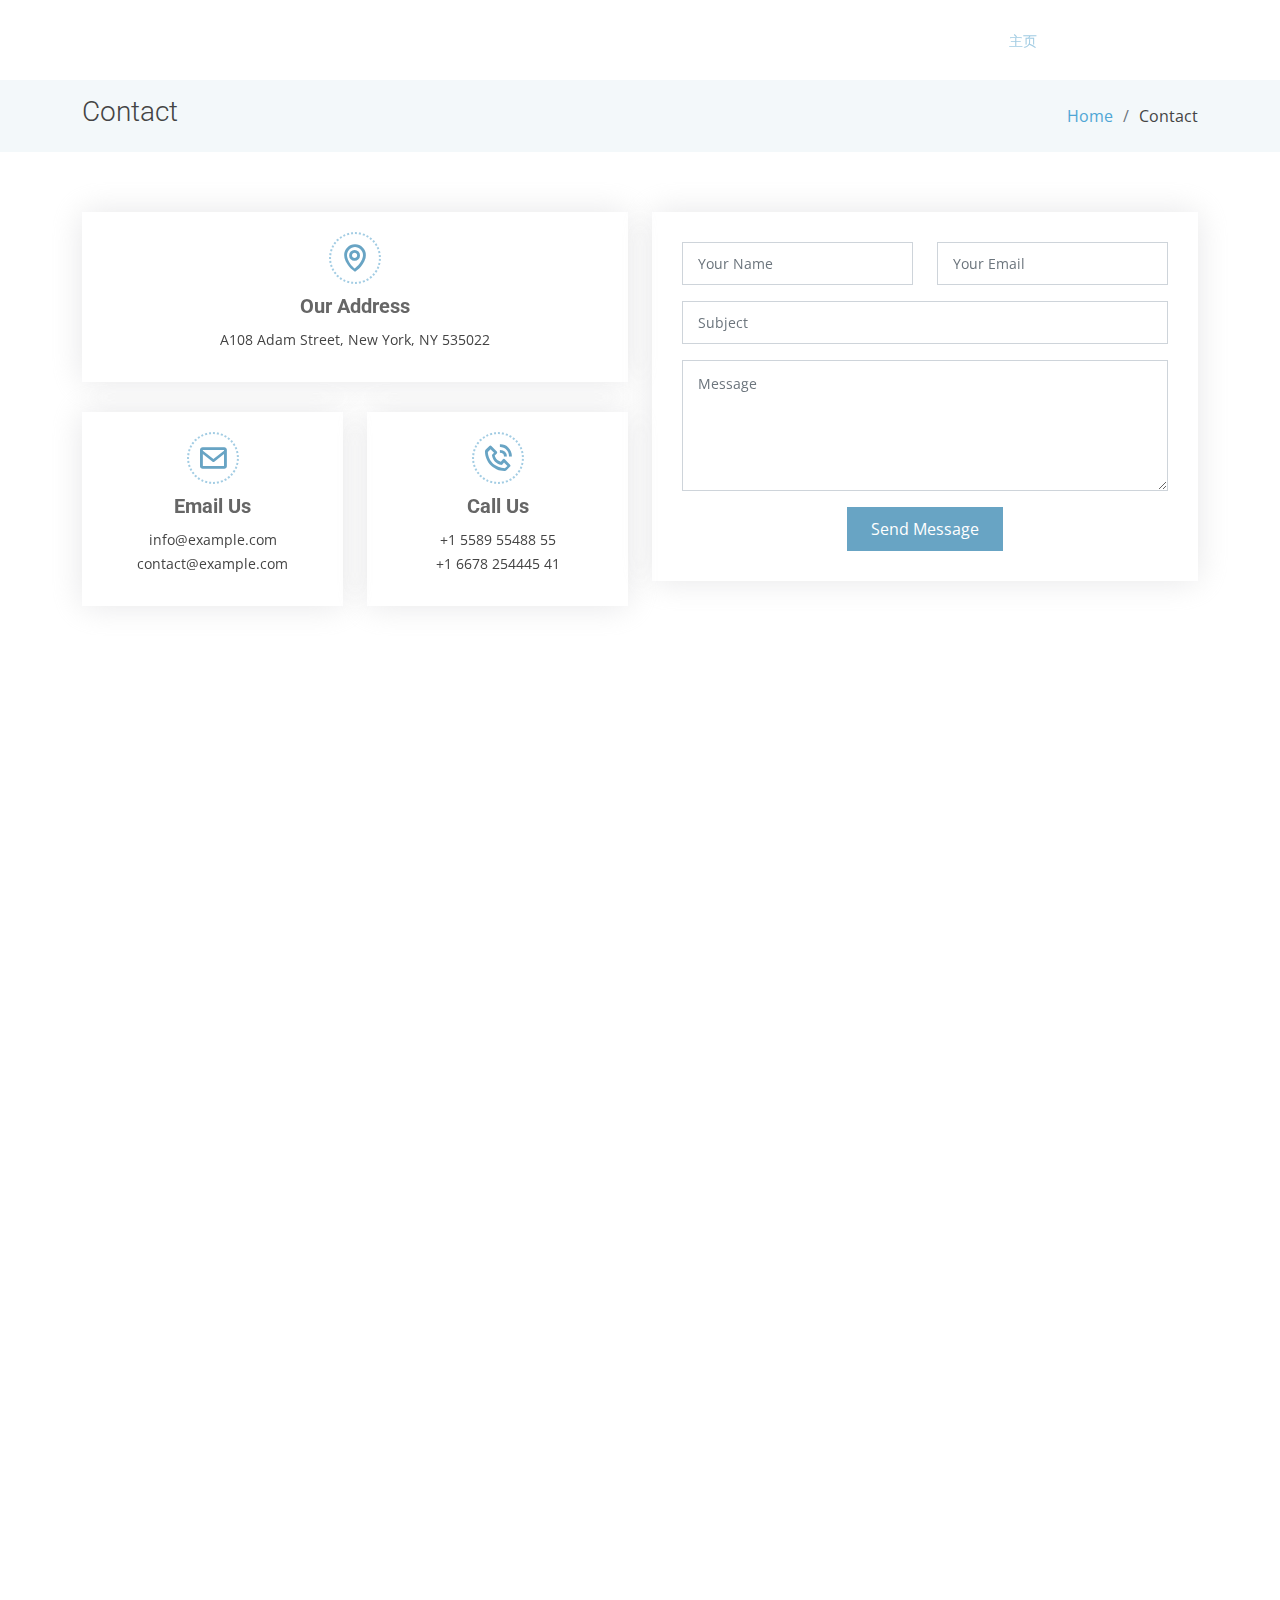
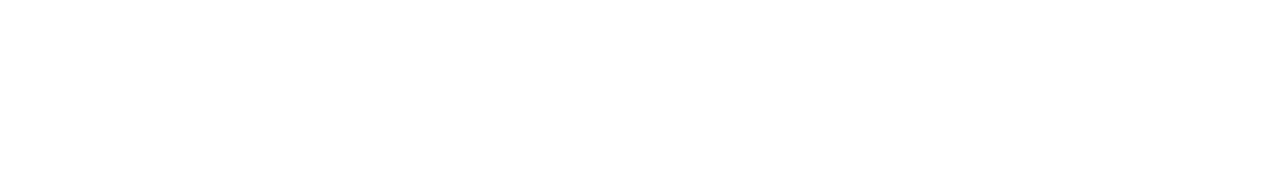
<file: Moderna/contact.html>
<!DOCTYPE html>
<html lang="en">

<head>
  <meta charset="utf-8">
  <meta content="width=device-width, initial-scale=1.0" name="viewport">

  <title>Contact - Moderna Bootstrap Template</title>
  <meta content="" name="description">
  <meta content="" name="keywords">

  <!-- Favicons -->
  <link href="assets/img/favicon.png" rel="icon">
  <link href="assets/img/apple-touch-icon.png" rel="apple-touch-icon">

  <!-- Google Fonts -->
  <link href="https://fonts.googleapis.com/css?family=Open+Sans:300,300i,400,400i,600,600i,700,700i|Roboto:300,300i,400,400i,500,500i,700,700i&display=swap" rel="stylesheet">

  <!-- Vendor CSS Files -->
  <link href="assets/vendor/animate.css/animate.min.css" rel="stylesheet">
  <link href="assets/vendor/aos/aos.css" rel="stylesheet">
  <link href="assets/vendor/bootstrap/css/bootstrap.min.css" rel="stylesheet">
  <link href="assets/vendor/bootstrap-icons/bootstrap-icons.css" rel="stylesheet">
  <link href="assets/vendor/boxicons/css/boxicons.min.css" rel="stylesheet">
  <link href="assets/vendor/glightbox/css/glightbox.min.css" rel="stylesheet">
  <link href="assets/vendor/swiper/swiper-bundle.min.css" rel="stylesheet">

  <!-- Template Main CSS File -->
  <link href="assets/css/style.css" rel="stylesheet">

  <!-- =======================================================
  * Template Name: Moderna - v4.5.0
  * Template URL: https://bootstrapmade.com/free-bootstrap-template-corporate-moderna/
  * Author: BootstrapMade.com
  * License: https://bootstrapmade.com/license/
  ======================================================== -->
</head>

<body>

  <!-- ======= Header ======= -->
  <header id="header" class="fixed-top d-flex align-items-center header-transparent">
    <div class="container d-flex justify-content-between align-items-center">

      <div class="logo">
        <h1 class="text-light"><a href="index.html"><span>民族之窗</span></a></h1>
        <!-- Uncomment below if you prefer to use an image logo -->
        <!-- <a href="index.html"><img src="assets/img/logo.png" alt="" class="img-fluid"></a>-->
      </div>

      <!-- 这里几个是导航栏上的按钮 -->
      <nav id="navbar" class="navbar">
        <ul>
          <li><a class="active " href="index.html">主页</a></li>
          
          <li class="dropdown"><a href="#"><span>更多</span> <i class="bi bi-chevron-down"></i></a>
            <ul>
              <li><a href="about.html">关于</a></li>
              <li><a href="services.html">服务</a></li>
              <li><a href="portfolio.html">详情导航</a></li>
              <!-- <li><a href="team.html">团队</a></li> -->
              <li><a href="blog.html">博客</a></li>
              <!-- <li class="dropdown"><a href="#"><span>Deep Drop Down</span> <i class="bi bi-chevron-right"></i></a>
                <ul>
                  <li><a href="#">Deep Drop Down 1</a></li>
                  <li><a href="#">Deep Drop Down 2</a></li>
                  <li><a href="#">Deep Drop Down 3</a></li>
                  <li><a href="#">Deep Drop Down 4</a></li>
                  <li><a href="#">Deep Drop Down 5</a></li>
                </ul>
              </li> -->
            </ul>
          </li>
          <li><a href="contact.html">联系我们</a></li>
        </ul>
        <i class="bi bi-list mobile-nav-toggle"></i>
      </nav><!-- .navbar -->

    </div>
  </header><!-- End Header -->


  <main id="main">

    <!-- ======= Contact Section ======= -->
    <section class="breadcrumbs">
      <div class="container">

        <div class="d-flex justify-content-between align-items-center">
          <h2>Contact</h2>
          <ol>
            <li><a href="index.html">Home</a></li>
            <li>Contact</li>
          </ol>
        </div>

      </div>
    </section><!-- End Contact Section -->

    <!-- ======= Contact Section ======= -->
    <section class="contact" data-aos="fade-up" data-aos-easing="ease-in-out" data-aos-duration="500">
      <div class="container">

        <div class="row">

          <div class="col-lg-6">

            <div class="row">
              <div class="col-md-12">
                <div class="info-box">
                  <i class="bx bx-map"></i>
                  <h3>Our Address</h3>
                  <p>A108 Adam Street, New York, NY 535022</p>
                </div>
              </div>
              <div class="col-md-6">
                <div class="info-box">
                  <i class="bx bx-envelope"></i>
                  <h3>Email Us</h3>
                  <p>info@example.com<br>contact@example.com</p>
                </div>
              </div>
              <div class="col-md-6">
                <div class="info-box">
                  <i class="bx bx-phone-call"></i>
                  <h3>Call Us</h3>
                  <p>+1 5589 55488 55<br>+1 6678 254445 41</p>
                </div>
              </div>
            </div>

          </div>

          <div class="col-lg-6">
            <form action="forms/contact.php" method="post" role="form" class="php-email-form">
              <div class="row">
                <div class="col-md-6 form-group">
                  <input type="text" name="name" class="form-control" id="name" placeholder="Your Name" required>
                </div>
                <div class="col-md-6 form-group mt-3 mt-md-0">
                  <input type="email" class="form-control" name="email" id="email" placeholder="Your Email" required>
                </div>
              </div>
              <div class="form-group mt-3">
                <input type="text" class="form-control" name="subject" id="subject" placeholder="Subject" required>
              </div>
              <div class="form-group mt-3">
                <textarea class="form-control" name="message" rows="5" placeholder="Message" required></textarea>
              </div>
              <div class="my-3">
                <div class="loading">Loading</div>
                <div class="error-message"></div>
                <div class="sent-message">Your message has been sent. Thank you!</div>
              </div>
              <div class="text-center"><button type="submit">Send Message</button></div>
            </form>
          </div>

        </div>

      </div>
    </section><!-- End Contact Section -->

    <!-- ======= Map Section ======= -->
    <section class="map mt-2">
      <div class="container-fluid p-0">
        <iframe src="https://www.google.com/maps/embed?pb=!1m18!1m12!1m3!1d3024.2219901290355!2d-74.00369368400567!3d40.71312937933185!2m3!1f0!2f0!3f0!3m2!1i1024!2i768!4f13.1!3m3!1m2!1s0x89c25a23e28c1191%3A0x49f75d3281df052a!2s150%20Park%20Row%2C%20New%20York%2C%20NY%2010007%2C%20USA!5e0!3m2!1sen!2sbg!4v1579767901424!5m2!1sen!2sbg" frameborder="0" style="border:0;" allowfullscreen=""></iframe>
      </div>
    </section><!-- End Map Section -->

  </main><!-- End #main -->

  <!-- ======= Footer ======= -->
  <footer id="footer" data-aos="fade-up" data-aos-easing="ease-in-out" data-aos-duration="500">

    <div class="footer-newsletter">
      <div class="container">
        <div class="row">
          <div class="col-lg-6">
            <h4>Our Newsletter</h4>
            <p>Tamen quem nulla quae legam multos aute sint culpa legam noster magna</p>
          </div>
          <div class="col-lg-6">
            <form action="" method="post">
              <input type="email" name="email"><input type="submit" value="Subscribe">
            </form>
          </div>
        </div>
      </div>
    </div>

    <div class="footer-top">
      <div class="container">
        <div class="row">

          <div class="col-lg-3 col-md-6 footer-links">
            <h4>Useful Links</h4>
            <ul>
              <li><i class="bx bx-chevron-right"></i> <a href="#">Home</a></li>
              <li><i class="bx bx-chevron-right"></i> <a href="#">About us</a></li>
              <li><i class="bx bx-chevron-right"></i> <a href="#">Services</a></li>
              <li><i class="bx bx-chevron-right"></i> <a href="#">Terms of service</a></li>
              <li><i class="bx bx-chevron-right"></i> <a href="#">Privacy policy</a></li>
            </ul>
          </div>

          <div class="col-lg-3 col-md-6 footer-links">
            <h4>Our Services</h4>
            <ul>
              <li><i class="bx bx-chevron-right"></i> <a href="#">Web Design</a></li>
              <li><i class="bx bx-chevron-right"></i> <a href="#">Web Development</a></li>
              <li><i class="bx bx-chevron-right"></i> <a href="#">Product Management</a></li>
              <li><i class="bx bx-chevron-right"></i> <a href="#">Marketing</a></li>
              <li><i class="bx bx-chevron-right"></i> <a href="#">Graphic Design</a></li>
            </ul>
          </div>

          <div class="col-lg-3 col-md-6 footer-contact">
            <h4>Contact Us</h4>
            <p>
              A108 Adam Street <br>
              New York, NY 535022<br>
              United States <br><br>
              <strong>Phone:</strong> +1 5589 55488 55<br>
              <strong>Email:</strong> info@example.com<br>
            </p>

          </div>

          <div class="col-lg-3 col-md-6 footer-info">
            <h3>About Moderna</h3>
            <p>Cras fermentum odio eu feugiat lide par naso tierra. Justo eget nada terra videa magna derita valies darta donna mare fermentum iaculis eu non diam phasellus.</p>
            <div class="social-links mt-3">
              <a href="#" class="twitter"><i class="bx bxl-twitter"></i></a>
              <a href="#" class="facebook"><i class="bx bxl-facebook"></i></a>
              <a href="#" class="instagram"><i class="bx bxl-instagram"></i></a>
              <a href="#" class="linkedin"><i class="bx bxl-linkedin"></i></a>
            </div>
          </div>

        </div>
      </div>
    </div>

    <div class="container">
      <div class="copyright">
        &copy; Copyright <strong><span>Moderna</span></strong>. All Rights Reserved
      </div>
      <div class="credits">
        <!-- All the links in the footer should remain intact. -->
        <!-- You can delete the links only if you purchased the pro version. -->
        <!-- Licensing information: https://bootstrapmade.com/license/ -->
        <!-- Purchase the pro version with working PHP/AJAX contact form: https://bootstrapmade.com/free-bootstrap-template-corporate-moderna/ -->
        Designed by <a href="https://bootstrapmade.com/">BootstrapMade</a>
      </div>
    </div>
  </footer><!-- End Footer -->

  <a href="#" class="back-to-top d-flex align-items-center justify-content-center"><i class="bi bi-arrow-up-short"></i></a>

  <!-- Vendor JS Files -->
  <script src="assets/vendor/aos/aos.js"></script>
  <script src="assets/vendor/bootstrap/js/bootstrap.bundle.min.js"></script>
  <script src="assets/vendor/glightbox/js/glightbox.min.js"></script>
  <script src="assets/vendor/isotope-layout/isotope.pkgd.min.js"></script>
  <script src="assets/vendor/php-email-form/validate.js"></script>
  <script src="assets/vendor/purecounter/purecounter.js"></script>
  <script src="assets/vendor/swiper/swiper-bundle.min.js"></script>
  <script src="assets/vendor/waypoints/noframework.waypoints.js"></script>

  <!-- Template Main JS File -->
  <script src="assets/js/main.js"></script>

</body>

</html>
</file>
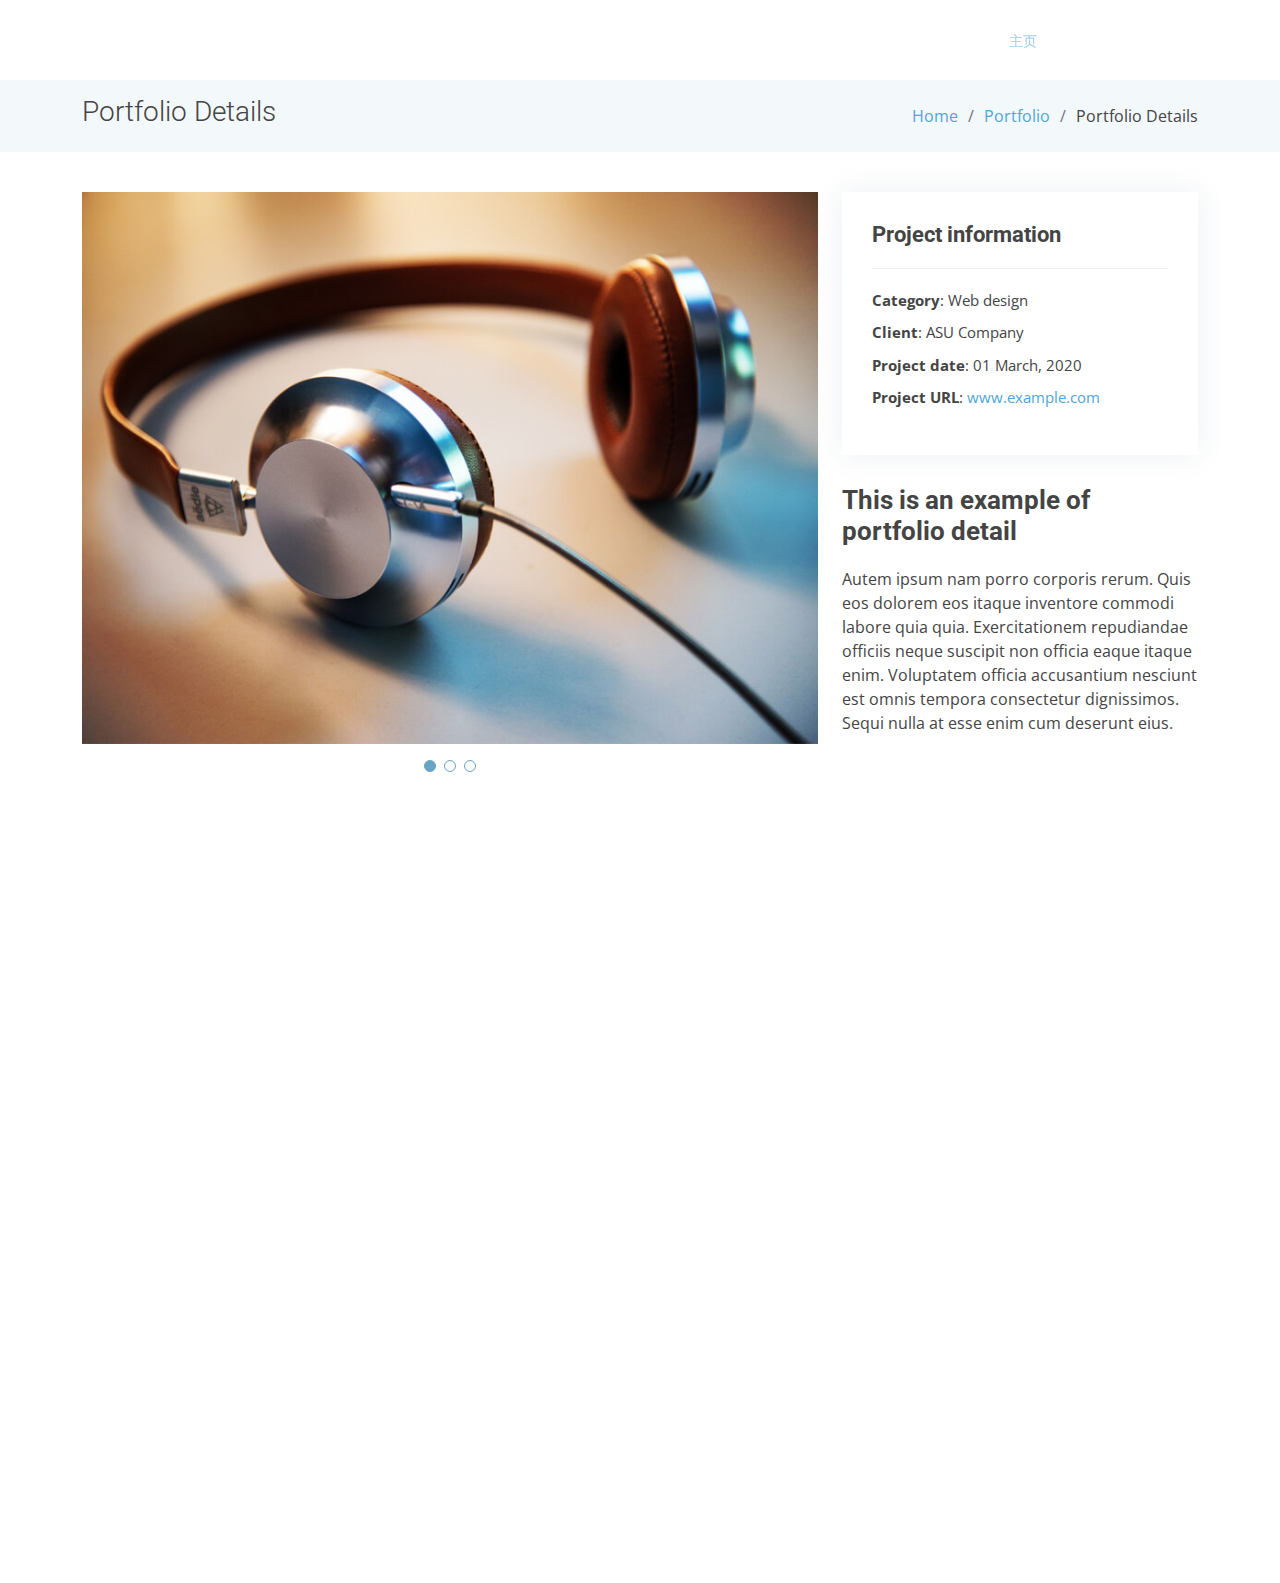
<file: Moderna/portfolio-details.html>
<!DOCTYPE html>
<html lang="en">

<head>
  <meta charset="utf-8">
  <meta content="width=device-width, initial-scale=1.0" name="viewport">

  <title>Portfolio Details - Moderna Bootstrap Template</title>
  <meta content="" name="description">
  <meta content="" name="keywords">

  <!-- Favicons -->
  <link href="assets/img/favicon.png" rel="icon">
  <link href="assets/img/apple-touch-icon.png" rel="apple-touch-icon">

  <!-- Google Fonts -->
  <link href="https://fonts.googleapis.com/css?family=Open+Sans:300,300i,400,400i,600,600i,700,700i|Roboto:300,300i,400,400i,500,500i,700,700i&display=swap" rel="stylesheet">

  <!-- Vendor CSS Files -->
  <link href="assets/vendor/animate.css/animate.min.css" rel="stylesheet">
  <link href="assets/vendor/aos/aos.css" rel="stylesheet">
  <link href="assets/vendor/bootstrap/css/bootstrap.min.css" rel="stylesheet">
  <link href="assets/vendor/bootstrap-icons/bootstrap-icons.css" rel="stylesheet">
  <link href="assets/vendor/boxicons/css/boxicons.min.css" rel="stylesheet">
  <link href="assets/vendor/glightbox/css/glightbox.min.css" rel="stylesheet">
  <link href="assets/vendor/swiper/swiper-bundle.min.css" rel="stylesheet">

  <!-- Template Main CSS File -->
  <link href="assets/css/style.css" rel="stylesheet">

  <!-- =======================================================
  * Template Name: Moderna - v4.5.0
  * Template URL: https://bootstrapmade.com/free-bootstrap-template-corporate-moderna/
  * Author: BootstrapMade.com
  * License: https://bootstrapmade.com/license/
  ======================================================== -->
</head>

<body>

  <!-- ======= Header ======= -->
  <header id="header" class="fixed-top d-flex align-items-center header-transparent">
    <div class="container d-flex justify-content-between align-items-center">

      <div class="logo">
        <h1 class="text-light"><a href="index.html"><span>民族之窗</span></a></h1>
        <!-- Uncomment below if you prefer to use an image logo -->
        <!-- <a href="index.html"><img src="assets/img/logo.png" alt="" class="img-fluid"></a>-->
      </div>

      <!-- 这里几个是导航栏上的按钮 -->
      <nav id="navbar" class="navbar">
        <ul>
          <li><a class="active " href="index.html">主页</a></li>
          
          <li class="dropdown"><a href="#"><span>更多</span> <i class="bi bi-chevron-down"></i></a>
            <ul>
              <li><a href="about.html">关于</a></li>
              <li><a href="services.html">服务</a></li>
              <li><a href="portfolio.html">详情导航</a></li>
              <!-- <li><a href="team.html">团队</a></li> -->
              <li><a href="blog.html">博客</a></li>
              <!-- <li class="dropdown"><a href="#"><span>Deep Drop Down</span> <i class="bi bi-chevron-right"></i></a>
                <ul>
                  <li><a href="#">Deep Drop Down 1</a></li>
                  <li><a href="#">Deep Drop Down 2</a></li>
                  <li><a href="#">Deep Drop Down 3</a></li>
                  <li><a href="#">Deep Drop Down 4</a></li>
                  <li><a href="#">Deep Drop Down 5</a></li>
                </ul>
              </li> -->
            </ul>
          </li>
          <li><a href="contact.html">联系我们</a></li>
        </ul>
        <i class="bi bi-list mobile-nav-toggle"></i>
      </nav><!-- .navbar -->

    </div>
  </header><!-- End Header -->


  <main id="main">

    <!-- ======= Our Portfolio Section ======= -->
    <section class="breadcrumbs">
      <div class="container">

        <div class="d-flex justify-content-between align-items-center">
          <h2>Portfolio Details</h2>
          <ol>
            <li><a href="index.html">Home</a></li>
            <li><a href="portfolio.html">Portfolio</a></li>
            <li>Portfolio Details</li>
          </ol>
        </div>

      </div>
    </section><!-- End Our Portfolio Section -->

    <!-- ======= Portfolio Details Section ======= -->
    <section id="portfolio-details" class="portfolio-details">
      <div class="container">

        <div class="row gy-4">

          <div class="col-lg-8">
            <div class="portfolio-details-slider swiper">
              <div class="swiper-wrapper align-items-center">

                <div class="swiper-slide">
                  <img src="assets/img/portfolio/portfolio-1.jpg" alt="">
                </div>

                <div class="swiper-slide">
                  <img src="assets/img/portfolio/portfolio-2.jpg" alt="">
                </div>

                <div class="swiper-slide">
                  <img src="assets/img/portfolio/portfolio-3.jpg" alt="">
                </div>

              </div>
              <div class="swiper-pagination"></div>
            </div>
          </div>

          <div class="col-lg-4">
            <div class="portfolio-info">
              <h3>Project information</h3>
              <ul>
                <li><strong>Category</strong>: Web design</li>
                <li><strong>Client</strong>: ASU Company</li>
                <li><strong>Project date</strong>: 01 March, 2020</li>
                <li><strong>Project URL</strong>: <a href="#">www.example.com</a></li>
              </ul>
            </div>
            <div class="portfolio-description">
              <h2>This is an example of portfolio detail</h2>
              <p>
                Autem ipsum nam porro corporis rerum. Quis eos dolorem eos itaque inventore commodi labore quia quia. Exercitationem repudiandae officiis neque suscipit non officia eaque itaque enim. Voluptatem officia accusantium nesciunt est omnis tempora consectetur dignissimos. Sequi nulla at esse enim cum deserunt eius.
              </p>
            </div>
          </div>

        </div>

      </div>
    </section><!-- End Portfolio Details Section -->

  </main><!-- End #main -->

  <!-- ======= Footer ======= -->
  <footer id="footer" data-aos="fade-up" data-aos-easing="ease-in-out" data-aos-duration="500">

    <div class="footer-newsletter">
      <div class="container">
        <div class="row">
          <div class="col-lg-6">
            <h4>Our Newsletter</h4>
            <p>Tamen quem nulla quae legam multos aute sint culpa legam noster magna</p>
          </div>
          <div class="col-lg-6">
            <form action="" method="post">
              <input type="email" name="email"><input type="submit" value="Subscribe">
            </form>
          </div>
        </div>
      </div>
    </div>

    <div class="footer-top">
      <div class="container">
        <div class="row">

          <div class="col-lg-3 col-md-6 footer-links">
            <h4>Useful Links</h4>
            <ul>
              <li><i class="bx bx-chevron-right"></i> <a href="#">Home</a></li>
              <li><i class="bx bx-chevron-right"></i> <a href="#">About us</a></li>
              <li><i class="bx bx-chevron-right"></i> <a href="#">Services</a></li>
              <li><i class="bx bx-chevron-right"></i> <a href="#">Terms of service</a></li>
              <li><i class="bx bx-chevron-right"></i> <a href="#">Privacy policy</a></li>
            </ul>
          </div>

          <div class="col-lg-3 col-md-6 footer-links">
            <h4>Our Services</h4>
            <ul>
              <li><i class="bx bx-chevron-right"></i> <a href="#">Web Design</a></li>
              <li><i class="bx bx-chevron-right"></i> <a href="#">Web Development</a></li>
              <li><i class="bx bx-chevron-right"></i> <a href="#">Product Management</a></li>
              <li><i class="bx bx-chevron-right"></i> <a href="#">Marketing</a></li>
              <li><i class="bx bx-chevron-right"></i> <a href="#">Graphic Design</a></li>
            </ul>
          </div>

          <div class="col-lg-3 col-md-6 footer-contact">
            <h4>Contact Us</h4>
            <p>
              A108 Adam Street <br>
              New York, NY 535022<br>
              United States <br><br>
              <strong>Phone:</strong> +1 5589 55488 55<br>
              <strong>Email:</strong> info@example.com<br>
            </p>

          </div>

          <div class="col-lg-3 col-md-6 footer-info">
            <h3>About Moderna</h3>
            <p>Cras fermentum odio eu feugiat lide par naso tierra. Justo eget nada terra videa magna derita valies darta donna mare fermentum iaculis eu non diam phasellus.</p>
            <div class="social-links mt-3">
              <a href="#" class="twitter"><i class="bx bxl-twitter"></i></a>
              <a href="#" class="facebook"><i class="bx bxl-facebook"></i></a>
              <a href="#" class="instagram"><i class="bx bxl-instagram"></i></a>
              <a href="#" class="linkedin"><i class="bx bxl-linkedin"></i></a>
            </div>
          </div>

        </div>
      </div>
    </div>

    <div class="container">
      <div class="copyright">
        &copy; Copyright <strong><span>Moderna</span></strong>. All Rights Reserved
      </div>
      <div class="credits">
        <!-- All the links in the footer should remain intact. -->
        <!-- You can delete the links only if you purchased the pro version. -->
        <!-- Licensing information: https://bootstrapmade.com/license/ -->
        <!-- Purchase the pro version with working PHP/AJAX contact form: https://bootstrapmade.com/free-bootstrap-template-corporate-moderna/ -->
        Designed by <a href="https://bootstrapmade.com/">BootstrapMade</a>
      </div>
    </div>
  </footer><!-- End Footer -->

  <a href="#" class="back-to-top d-flex align-items-center justify-content-center"><i class="bi bi-arrow-up-short"></i></a>

  <!-- Vendor JS Files -->
  <script src="assets/vendor/aos/aos.js"></script>
  <script src="assets/vendor/bootstrap/js/bootstrap.bundle.min.js"></script>
  <script src="assets/vendor/glightbox/js/glightbox.min.js"></script>
  <script src="assets/vendor/isotope-layout/isotope.pkgd.min.js"></script>
  <script src="assets/vendor/php-email-form/validate.js"></script>
  <script src="assets/vendor/purecounter/purecounter.js"></script>
  <script src="assets/vendor/swiper/swiper-bundle.min.js"></script>
  <script src="assets/vendor/waypoints/noframework.waypoints.js"></script>

  <!-- Template Main JS File -->
  <script src="assets/js/main.js"></script>

</body>

</html>
</file>
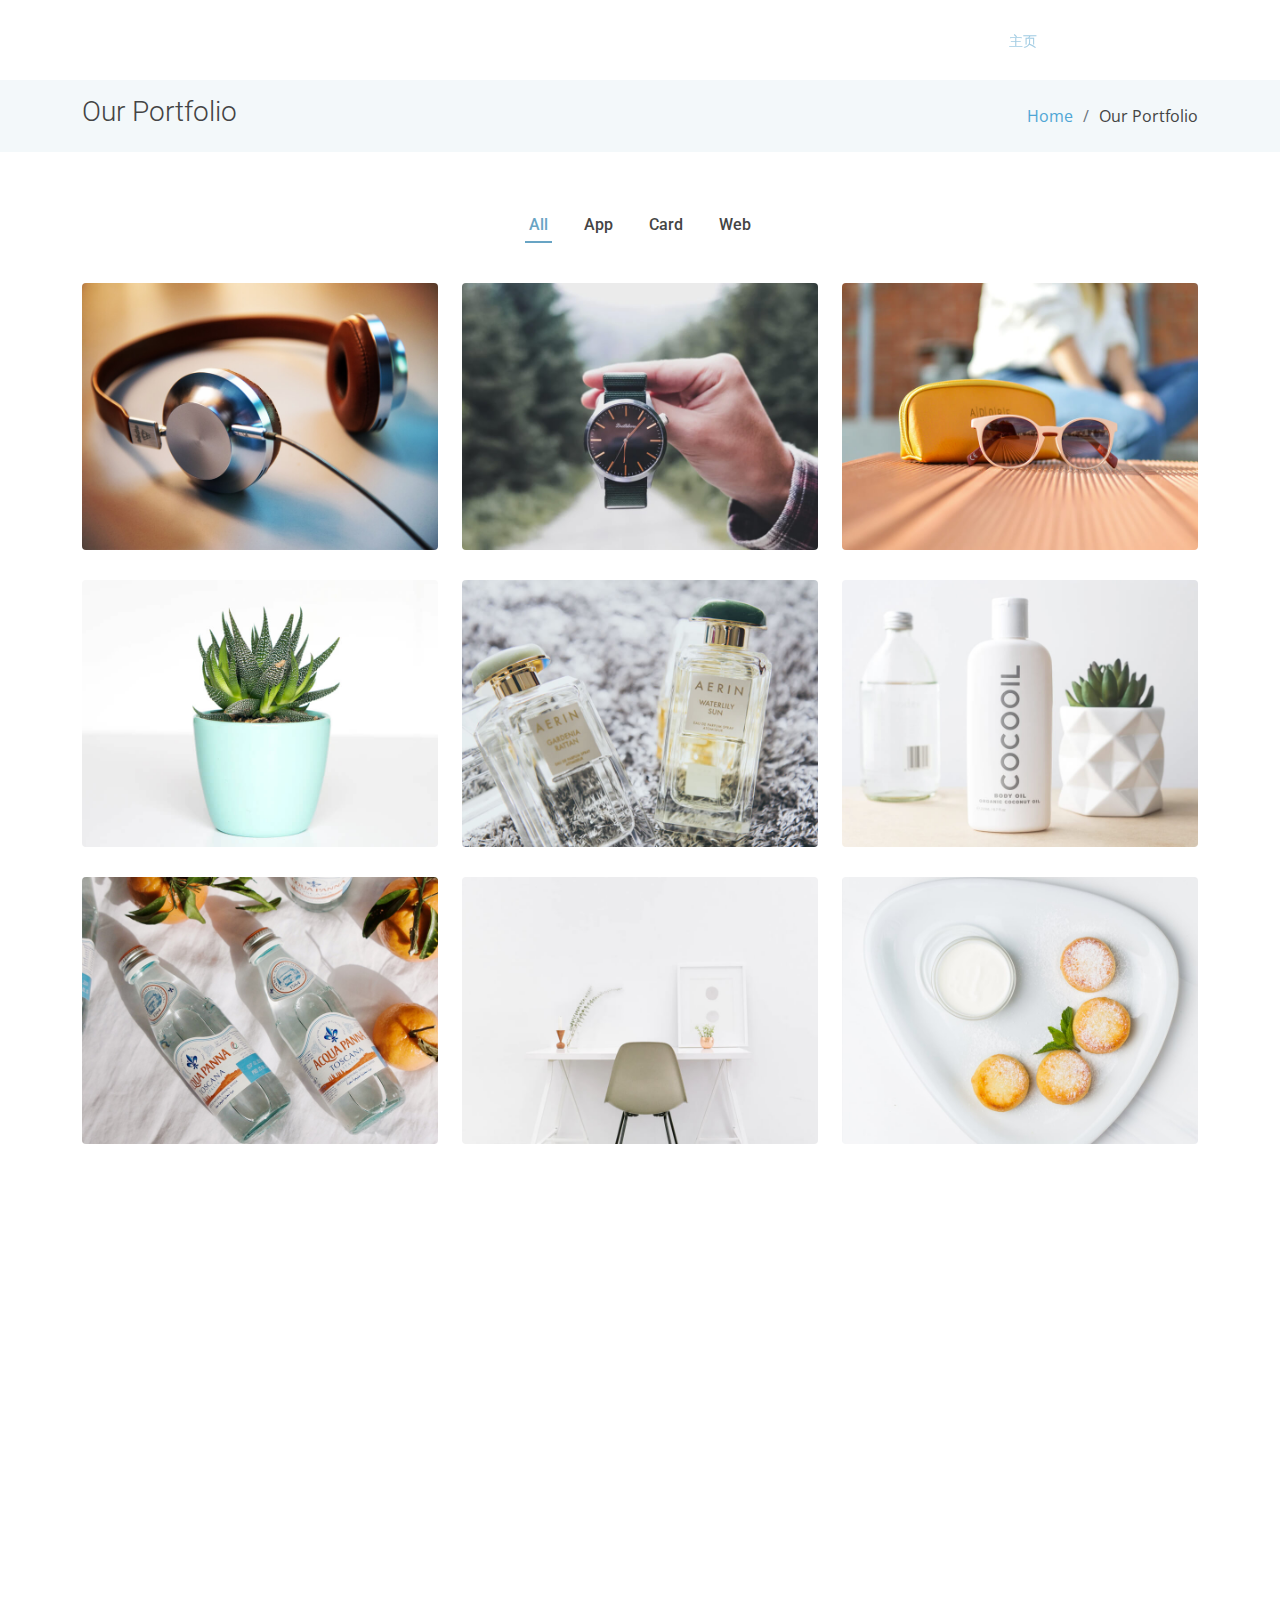
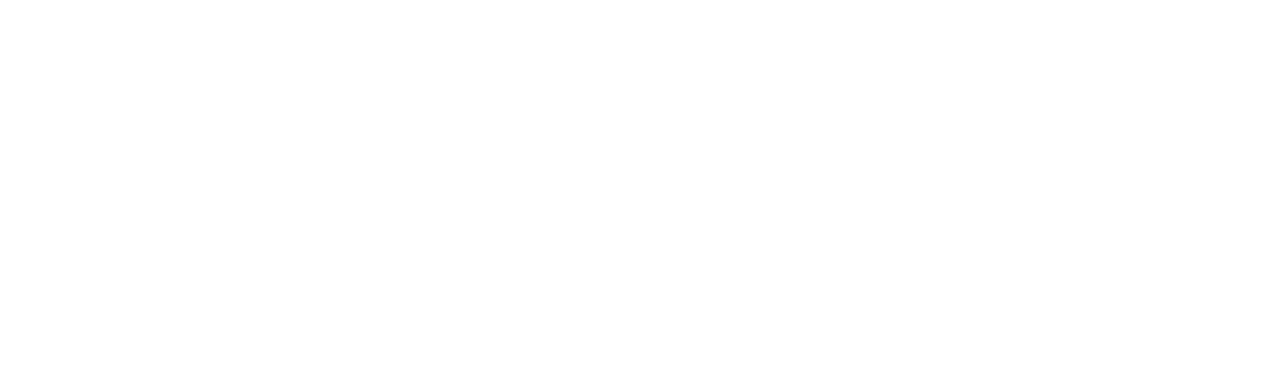
<file: Moderna/portfolio.html>
<!DOCTYPE html>
<html lang="en">

<head>
  <meta charset="utf-8">
  <meta content="width=device-width, initial-scale=1.0" name="viewport">

  <title>Portfolio - Moderna Bootstrap Template</title>
  <meta content="" name="description">
  <meta content="" name="keywords">

  <!-- Favicons -->
  <link href="assets/img/favicon.png" rel="icon">
  <link href="assets/img/apple-touch-icon.png" rel="apple-touch-icon">

  <!-- Google Fonts -->
  <link href="https://fonts.googleapis.com/css?family=Open+Sans:300,300i,400,400i,600,600i,700,700i|Roboto:300,300i,400,400i,500,500i,700,700i&display=swap" rel="stylesheet">

  <!-- Vendor CSS Files -->
  <link href="assets/vendor/animate.css/animate.min.css" rel="stylesheet">
  <link href="assets/vendor/aos/aos.css" rel="stylesheet">
  <link href="assets/vendor/bootstrap/css/bootstrap.min.css" rel="stylesheet">
  <link href="assets/vendor/bootstrap-icons/bootstrap-icons.css" rel="stylesheet">
  <link href="assets/vendor/boxicons/css/boxicons.min.css" rel="stylesheet">
  <link href="assets/vendor/glightbox/css/glightbox.min.css" rel="stylesheet">
  <link href="assets/vendor/swiper/swiper-bundle.min.css" rel="stylesheet">

  <!-- Template Main CSS File -->
  <link href="assets/css/style.css" rel="stylesheet">

  <!-- =======================================================
  * Template Name: Moderna - v4.5.0
  * Template URL: https://bootstrapmade.com/free-bootstrap-template-corporate-moderna/
  * Author: BootstrapMade.com
  * License: https://bootstrapmade.com/license/
  ======================================================== -->
</head>

<body>

  <!-- ======= Header ======= -->
  <header id="header" class="fixed-top d-flex align-items-center header-transparent">
    <div class="container d-flex justify-content-between align-items-center">

      <div class="logo">
        <h1 class="text-light"><a href="index.html"><span>民族之窗</span></a></h1>
        <!-- Uncomment below if you prefer to use an image logo -->
        <!-- <a href="index.html"><img src="assets/img/logo.png" alt="" class="img-fluid"></a>-->
      </div>

      <!-- 这里几个是导航栏上的按钮 -->
      <nav id="navbar" class="navbar">
        <ul>
          <li><a class="active " href="index.html">主页</a></li>
          
          <li class="dropdown"><a href="#"><span>更多</span> <i class="bi bi-chevron-down"></i></a>
            <ul>
              <li><a href="about.html">关于</a></li>
              <li><a href="services.html">服务</a></li>
              <li><a href="portfolio.html">详情导航</a></li>
              <!-- <li><a href="team.html">团队</a></li> -->
              <li><a href="blog.html">博客</a></li>
              <!-- <li class="dropdown"><a href="#"><span>Deep Drop Down</span> <i class="bi bi-chevron-right"></i></a>
                <ul>
                  <li><a href="#">Deep Drop Down 1</a></li>
                  <li><a href="#">Deep Drop Down 2</a></li>
                  <li><a href="#">Deep Drop Down 3</a></li>
                  <li><a href="#">Deep Drop Down 4</a></li>
                  <li><a href="#">Deep Drop Down 5</a></li>
                </ul>
              </li> -->
            </ul>
          </li>
          <li><a href="contact.html">联系我们</a></li>
        </ul>
        <i class="bi bi-list mobile-nav-toggle"></i>
      </nav><!-- .navbar -->

    </div>
  </header><!-- End Header -->


  <main id="main">

    <!-- ======= Our Portfolio Section ======= -->
    <section class="breadcrumbs">
      <div class="container">

        <div class="d-flex justify-content-between align-items-center">
          <h2>Our Portfolio</h2>
          <ol>
            <li><a href="index.html">Home</a></li>
            <li>Our Portfolio</li>
          </ol>
        </div>

      </div>
    </section><!-- End Our Portfolio Section -->

    <!-- ======= Portfolio Section ======= -->
    <section class="portfolio">
      <div class="container">

        <div class="row">
          <div class="col-lg-12">
            <ul id="portfolio-flters">
              <li data-filter="*" class="filter-active">All</li>
              <li data-filter=".filter-app">App</li>
              <li data-filter=".filter-card">Card</li>
              <li data-filter=".filter-web">Web</li>
            </ul>
          </div>
        </div>

        <div class="row portfolio-container" data-aos="fade-up" data-aos-easing="ease-in-out" data-aos-duration="500">

          <div class="col-lg-4 col-md-6 portfolio-wrap filter-app">
            <div class="portfolio-item">
              <img src="assets/img/portfolio/portfolio-1.jpg" class="img-fluid" alt="">
              <div class="portfolio-info">
                <h3>App 1</h3>
                <div>
                  <a href="assets/img/portfolio/portfolio-1.jpg" data-gallery="portfolioGallery" class="portfolio-lightbox" title="App 1"><i class="bx bx-plus"></i></a>
                  <a href="portfolio-details.html" title="Portfolio Details"><i class="bx bx-link"></i></a>
                </div>
              </div>
            </div>
          </div>

          <div class="col-lg-4 col-md-6 portfolio-wrap filter-web">
            <div class="portfolio-item">
              <img src="assets/img/portfolio/portfolio-2.jpg" class="img-fluid" alt="">
              <div class="portfolio-info">
                <h3>Web 3</h3>
                <div>
                  <a href="assets/img/portfolio/portfolio-2.jpg" data-gallery="portfolioGallery" class="portfolio-lightbox" title="Web 3"><i class="bx bx-plus"></i></a>
                  <a href="portfolio-details.html" title="Portfolio Details"><i class="bx bx-link"></i></a>
                </div>
              </div>
            </div>
          </div>

          <div class="col-lg-4 col-md-6 portfolio-wrap filter-app">
            <div class="portfolio-item">
              <img src="assets/img/portfolio/portfolio-3.jpg" class="img-fluid" alt="">
              <div class="portfolio-info">
                <h3>App 2</h3>
                <div>
                  <a href="assets/img/portfolio/portfolio-3.jpg" data-gallery="portfolioGallery" class="portfolio-lightbox" title="App 2"><i class="bx bx-plus"></i></a>
                  <a href="portfolio-details.html" title="Portfolio Details"><i class="bx bx-link"></i></a>
                </div>
              </div>
            </div>
          </div>

          <div class="col-lg-4 col-md-6 portfolio-wrap filter-card">
            <div class="portfolio-item">
              <img src="assets/img/portfolio/portfolio-4.jpg" class="img-fluid" alt="">
              <div class="portfolio-info">
                <h3>Card 2</h3>
                <div>
                  <a href="assets/img/portfolio/portfolio-4.jpg" data-gallery="portfolioGallery" class="portfolio-lightbox" title="Card 2"><i class="bx bx-plus"></i></a>
                  <a href="portfolio-details.html" title="Portfolio Details"><i class="bx bx-link"></i></a>
                </div>
              </div>
            </div>
          </div>

          <div class="col-lg-4 col-md-6 portfolio-wrap filter-web">
            <div class="portfolio-item">
              <img src="assets/img/portfolio/portfolio-5.jpg" class="img-fluid" alt="">
              <div class="portfolio-info">
                <h3>Web 2</h3>
                <div>
                  <a href="assets/img/portfolio/portfolio-5.jpg" data-gallery="portfolioGallery" class="portfolio-lightbox" title="Web 2"><i class="bx bx-plus"></i></a>
                  <a href="portfolio-details.html" title="Portfolio Details"><i class="bx bx-link"></i></a>
                </div>
              </div>
            </div>
          </div>

          <div class="col-lg-4 col-md-6 portfolio-wrap filter-app">
            <div class="portfolio-item">
              <img src="assets/img/portfolio/portfolio-6.jpg" class="img-fluid" alt="">
              <div class="portfolio-info">
                <h3>App 3</h3>
                <div>
                  <a href="assets/img/portfolio/portfolio-6.jpg" data-gallery="portfolioGallery" class="portfolio-lightbox" title="App 3"><i class="bx bx-plus"></i></a>
                  <a href="portfolio-details.html" title="Portfolio Details"><i class="bx bx-link"></i></a>
                </div>
              </div>
            </div>
          </div>

          <div class="col-lg-4 col-md-6 portfolio-wrap filter-card">
            <div class="portfolio-item">
              <img src="assets/img/portfolio/portfolio-7.jpg" class="img-fluid" alt="">
              <div class="portfolio-info">
                <h3>Card 1</h3>
                <div>
                  <a href="assets/img/portfolio/portfolio-7.jpg" data-gallery="portfolioGallery" class="portfolio-lightbox" title="Card 1"><i class="bx bx-plus"></i></a>
                  <a href="portfolio-details.html" title="Portfolio Details"><i class="bx bx-link"></i></a>
                </div>
              </div>
            </div>
          </div>

          <div class="col-lg-4 col-md-6 portfolio-wrap filter-card">
            <div class="portfolio-item">
              <img src="assets/img/portfolio/portfolio-8.jpg" class="img-fluid" alt="">
              <div class="portfolio-info">
                <h3>Card 3</h3>
                <div>
                  <a href="assets/img/portfolio/portfolio-8.jpg" data-gallery="portfolioGallery" class="portfolio-lightbox" title="Card 3"><i class="bx bx-plus"></i></a>
                  <a href="portfolio-details.html" title="Portfolio Details"><i class="bx bx-link"></i></a>
                </div>
              </div>
            </div>
          </div>

          <div class="col-lg-4 col-md-6 portfolio-wrap filter-web">
            <div class="portfolio-item">
              <img src="assets/img/portfolio/portfolio-9.jpg" class="img-fluid" alt="">
              <div class="portfolio-info">
                <h3>Web 1</h3>
                <div>
                  <a href="assets/img/portfolio/portfolio-9.jpg" data-gallery="portfolioGallery" class="portfolio-lightbox" title="Web 1"><i class="bx bx-plus"></i></a>
                  <a href="portfolio-details.html" title="Portfolio Details"><i class="bx bx-link"></i></a>
                </div>
              </div>
            </div>
          </div>

        </div>

      </div>
    </section><!-- End Portfolio Section -->

  </main><!-- End #main -->

  <!-- ======= Footer ======= -->
  <footer id="footer" data-aos="fade-up" data-aos-easing="ease-in-out" data-aos-duration="500">

    <div class="footer-newsletter">
      <div class="container">
        <div class="row">
          <div class="col-lg-6">
            <h4>Our Newsletter</h4>
            <p>Tamen quem nulla quae legam multos aute sint culpa legam noster magna</p>
          </div>
          <div class="col-lg-6">
            <form action="" method="post">
              <input type="email" name="email"><input type="submit" value="Subscribe">
            </form>
          </div>
        </div>
      </div>
    </div>

    <div class="footer-top">
      <div class="container">
        <div class="row">

          <div class="col-lg-3 col-md-6 footer-links">
            <h4>Useful Links</h4>
            <ul>
              <li><i class="bx bx-chevron-right"></i> <a href="#">Home</a></li>
              <li><i class="bx bx-chevron-right"></i> <a href="#">About us</a></li>
              <li><i class="bx bx-chevron-right"></i> <a href="#">Services</a></li>
              <li><i class="bx bx-chevron-right"></i> <a href="#">Terms of service</a></li>
              <li><i class="bx bx-chevron-right"></i> <a href="#">Privacy policy</a></li>
            </ul>
          </div>

          <div class="col-lg-3 col-md-6 footer-links">
            <h4>Our Services</h4>
            <ul>
              <li><i class="bx bx-chevron-right"></i> <a href="#">Web Design</a></li>
              <li><i class="bx bx-chevron-right"></i> <a href="#">Web Development</a></li>
              <li><i class="bx bx-chevron-right"></i> <a href="#">Product Management</a></li>
              <li><i class="bx bx-chevron-right"></i> <a href="#">Marketing</a></li>
              <li><i class="bx bx-chevron-right"></i> <a href="#">Graphic Design</a></li>
            </ul>
          </div>

          <div class="col-lg-3 col-md-6 footer-contact">
            <h4>Contact Us</h4>
            <p>
              A108 Adam Street <br>
              New York, NY 535022<br>
              United States <br><br>
              <strong>Phone:</strong> +1 5589 55488 55<br>
              <strong>Email:</strong> info@example.com<br>
            </p>

          </div>

          <div class="col-lg-3 col-md-6 footer-info">
            <h3>About Moderna</h3>
            <p>Cras fermentum odio eu feugiat lide par naso tierra. Justo eget nada terra videa magna derita valies darta donna mare fermentum iaculis eu non diam phasellus.</p>
            <div class="social-links mt-3">
              <a href="#" class="twitter"><i class="bx bxl-twitter"></i></a>
              <a href="#" class="facebook"><i class="bx bxl-facebook"></i></a>
              <a href="#" class="instagram"><i class="bx bxl-instagram"></i></a>
              <a href="#" class="linkedin"><i class="bx bxl-linkedin"></i></a>
            </div>
          </div>

        </div>
      </div>
    </div>

    <div class="container">
      <div class="copyright">
        &copy; Copyright <strong><span>Moderna</span></strong>. All Rights Reserved
      </div>
      <div class="credits">
        <!-- All the links in the footer should remain intact. -->
        <!-- You can delete the links only if you purchased the pro version. -->
        <!-- Licensing information: https://bootstrapmade.com/license/ -->
        <!-- Purchase the pro version with working PHP/AJAX contact form: https://bootstrapmade.com/free-bootstrap-template-corporate-moderna/ -->
        Designed by <a href="https://bootstrapmade.com/">BootstrapMade</a>
      </div>
    </div>
  </footer><!-- End Footer -->

  <a href="#" class="back-to-top d-flex align-items-center justify-content-center"><i class="bi bi-arrow-up-short"></i></a>

  <!-- Vendor JS Files -->
  <script src="assets/vendor/aos/aos.js"></script>
  <script src="assets/vendor/bootstrap/js/bootstrap.bundle.min.js"></script>
  <script src="assets/vendor/glightbox/js/glightbox.min.js"></script>
  <script src="assets/vendor/isotope-layout/isotope.pkgd.min.js"></script>
  <script src="assets/vendor/php-email-form/validate.js"></script>
  <script src="assets/vendor/purecounter/purecounter.js"></script>
  <script src="assets/vendor/swiper/swiper-bundle.min.js"></script>
  <script src="assets/vendor/waypoints/noframework.waypoints.js"></script>

  <!-- Template Main JS File -->
  <script src="assets/js/main.js"></script>

</body>

</html>
</file>
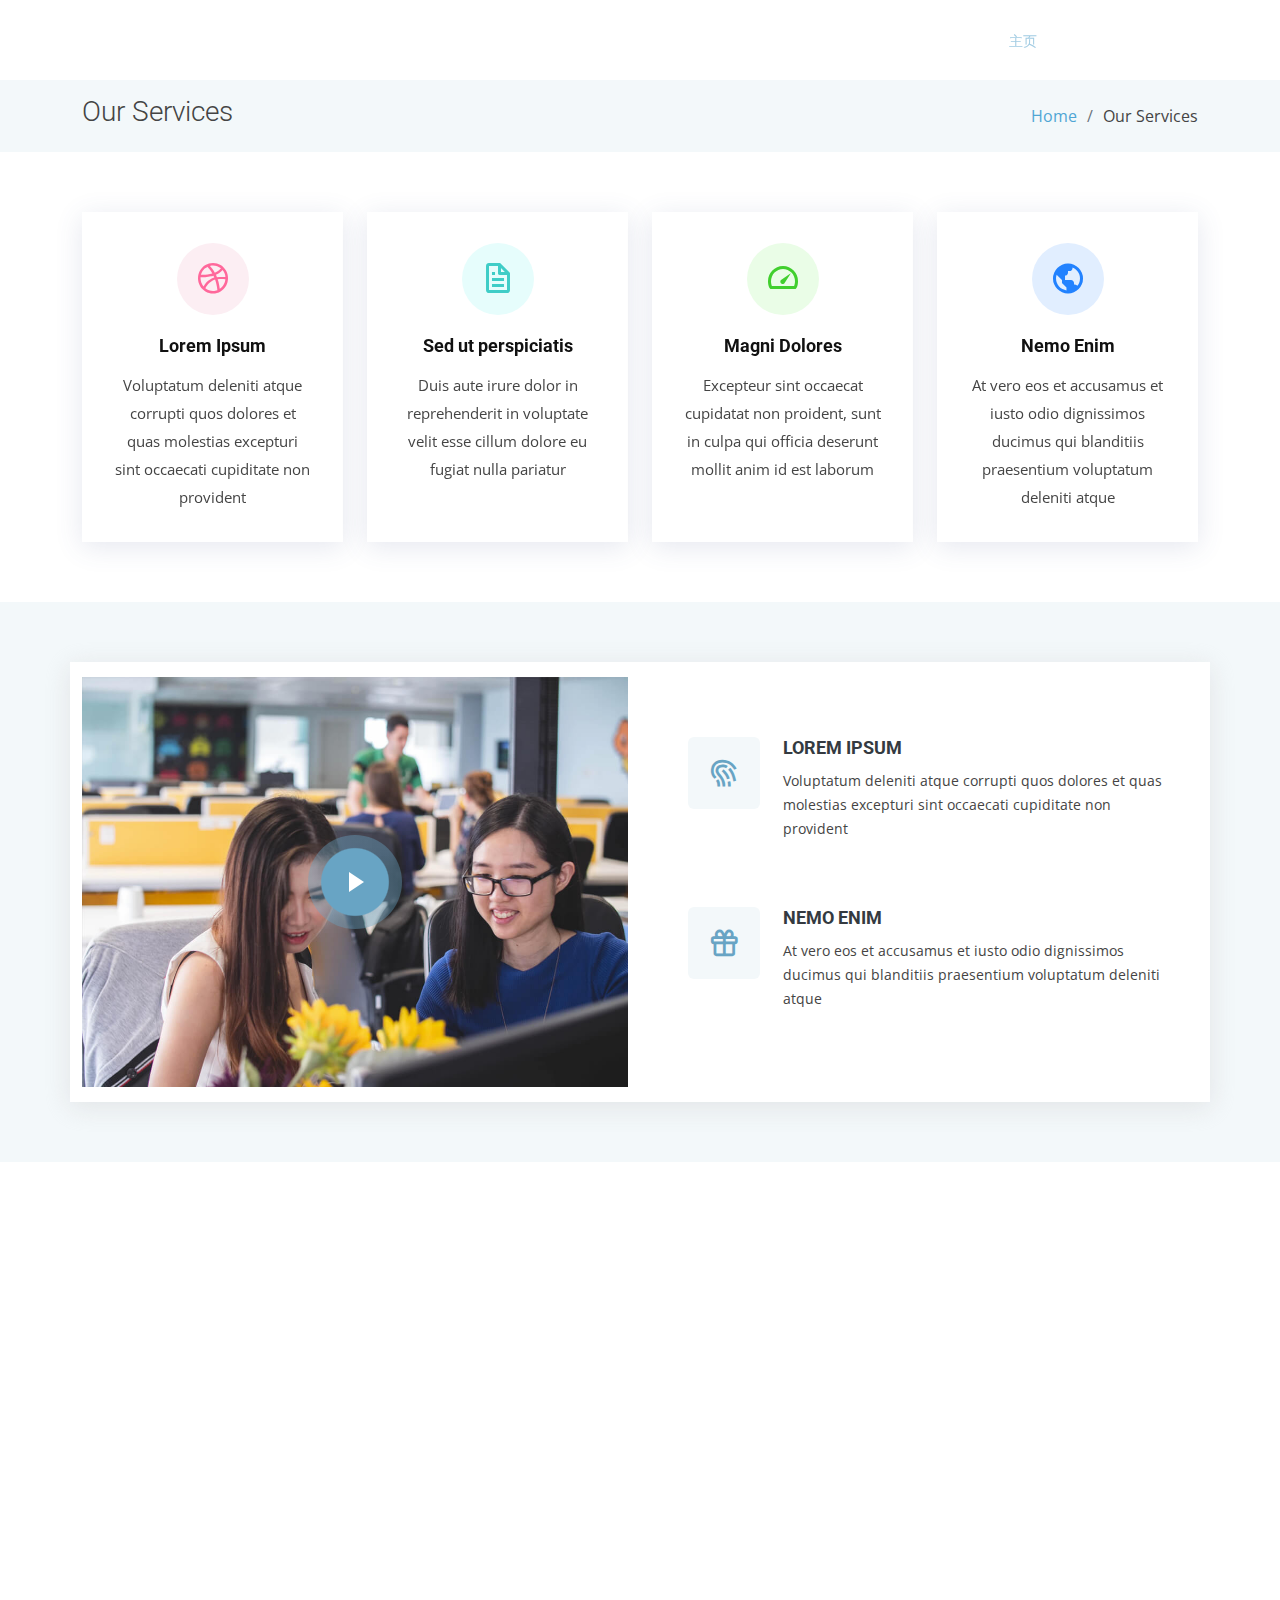
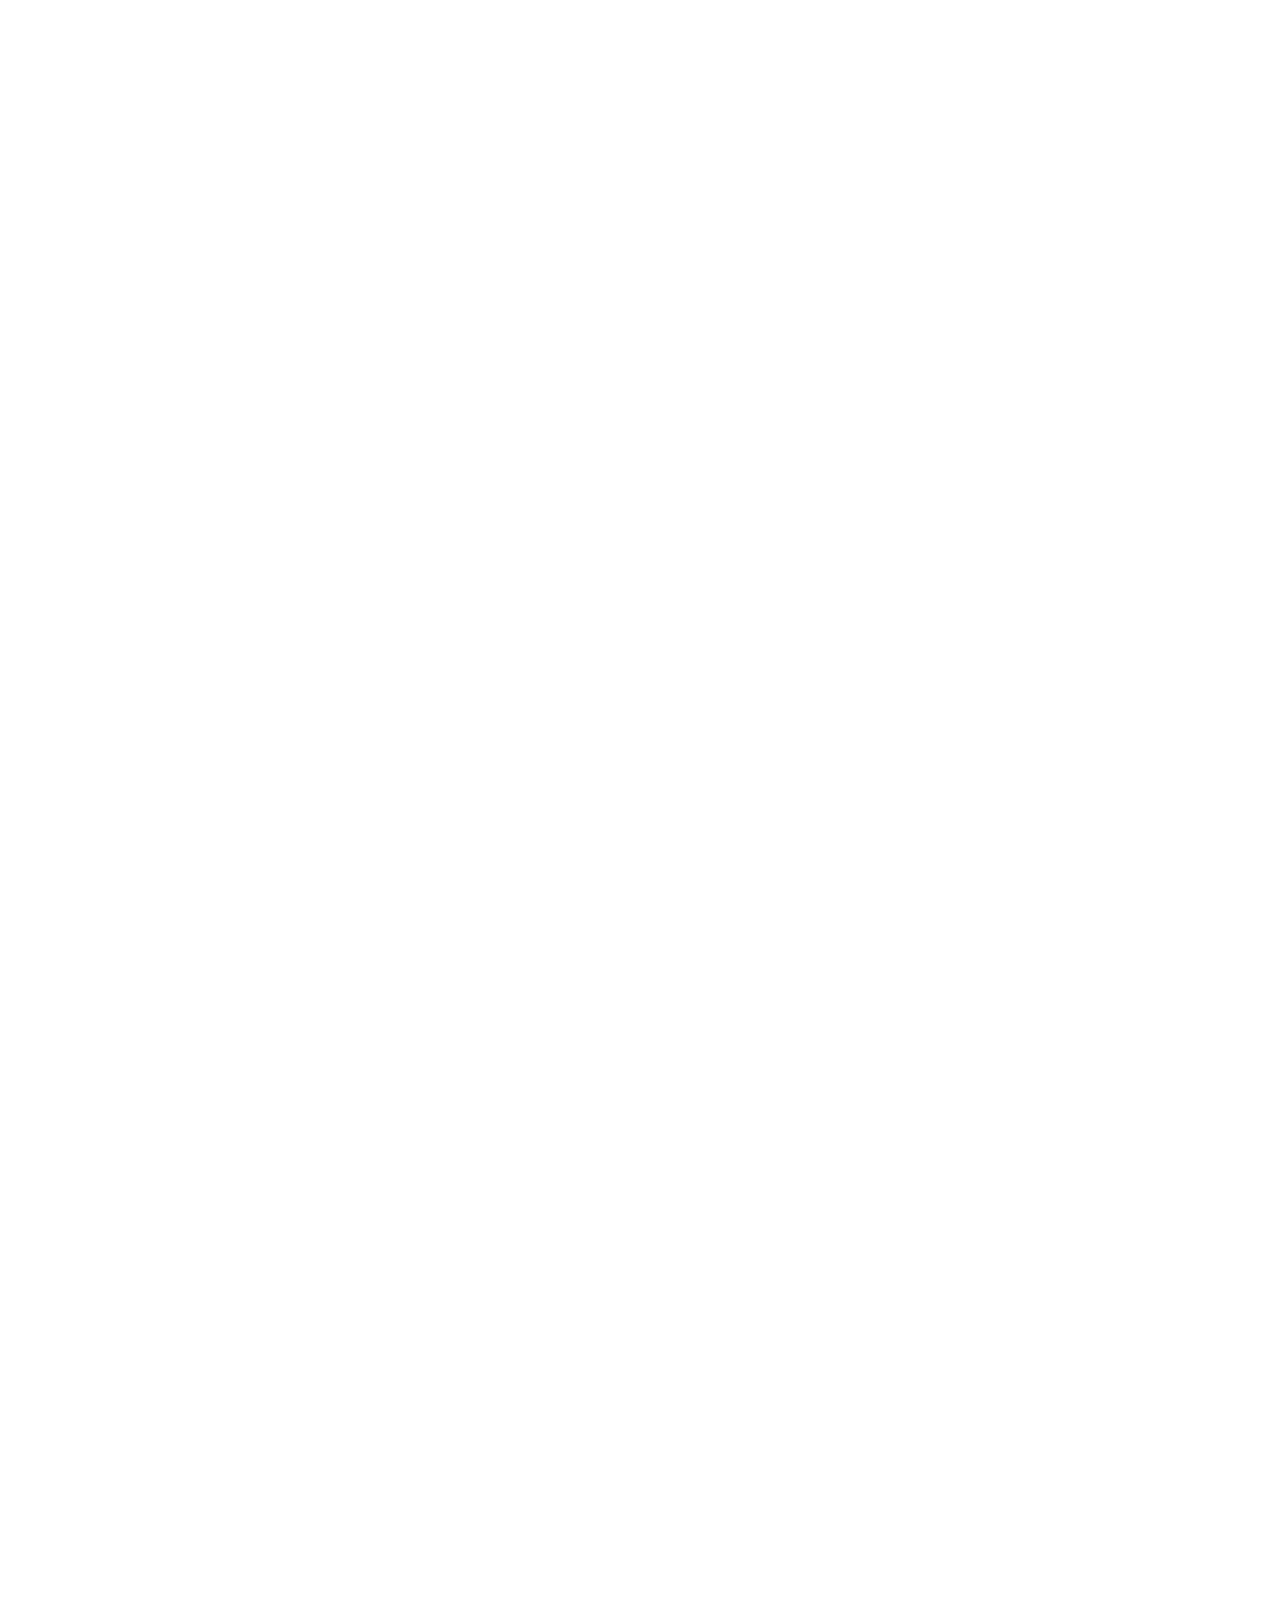
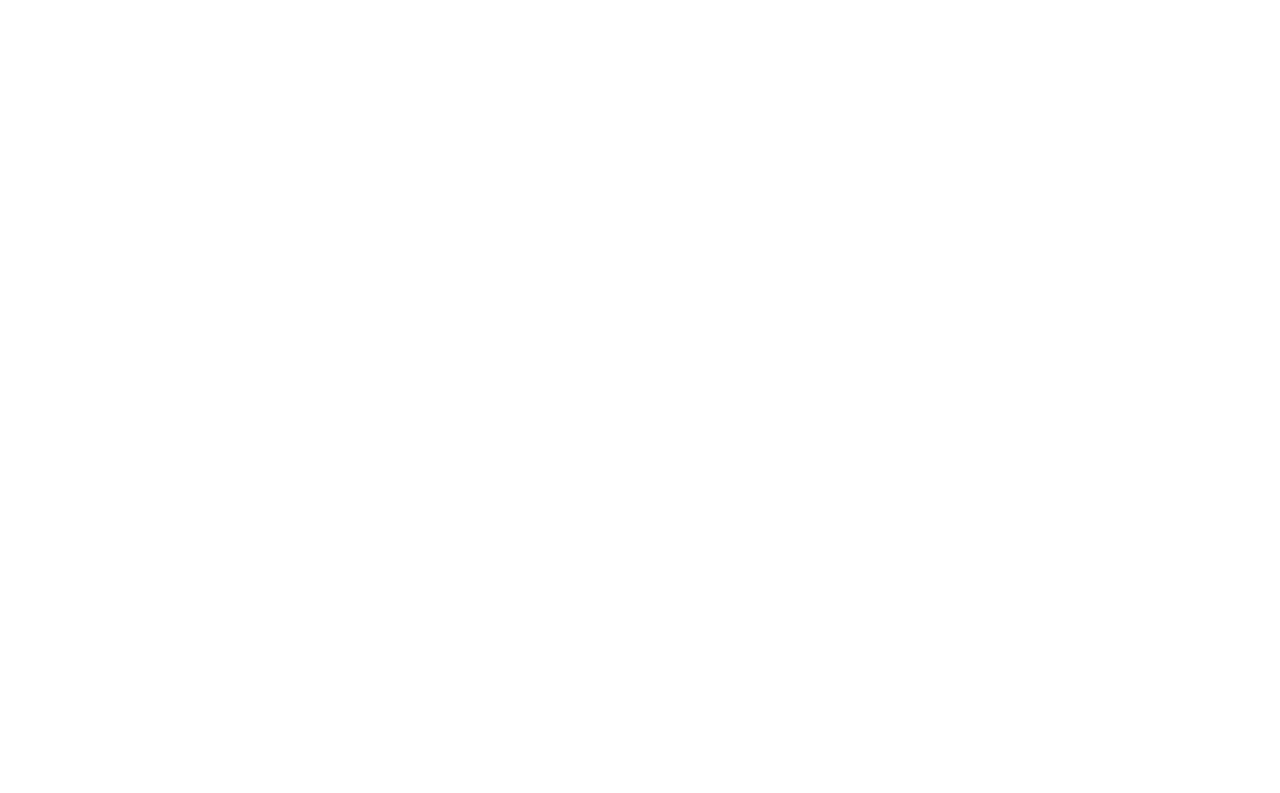
<file: Moderna/services.html>
<!DOCTYPE html>
<html lang="en">

<head>
  <meta charset="utf-8">
  <meta content="width=device-width, initial-scale=1.0" name="viewport">

  <title>Services - Moderna Bootstrap Template</title>
  <meta content="" name="description">
  <meta content="" name="keywords">

  <!-- Favicons -->
  <link href="assets/img/favicon.png" rel="icon">
  <link href="assets/img/apple-touch-icon.png" rel="apple-touch-icon">

  <!-- Google Fonts -->
  <link href="https://fonts.googleapis.com/css?family=Open+Sans:300,300i,400,400i,600,600i,700,700i|Roboto:300,300i,400,400i,500,500i,700,700i&display=swap" rel="stylesheet">

  <!-- Vendor CSS Files -->
  <link href="assets/vendor/animate.css/animate.min.css" rel="stylesheet">
  <link href="assets/vendor/aos/aos.css" rel="stylesheet">
  <link href="assets/vendor/bootstrap/css/bootstrap.min.css" rel="stylesheet">
  <link href="assets/vendor/bootstrap-icons/bootstrap-icons.css" rel="stylesheet">
  <link href="assets/vendor/boxicons/css/boxicons.min.css" rel="stylesheet">
  <link href="assets/vendor/glightbox/css/glightbox.min.css" rel="stylesheet">
  <link href="assets/vendor/swiper/swiper-bundle.min.css" rel="stylesheet">

  <!-- Template Main CSS File -->
  <link href="assets/css/style.css" rel="stylesheet">

  <!-- =======================================================
  * Template Name: Moderna - v4.5.0
  * Template URL: https://bootstrapmade.com/free-bootstrap-template-corporate-moderna/
  * Author: BootstrapMade.com
  * License: https://bootstrapmade.com/license/
  ======================================================== -->
</head>

<body>

  <!-- ======= Header ======= -->
  <header id="header" class="fixed-top d-flex align-items-center header-transparent">
    <div class="container d-flex justify-content-between align-items-center">

      <div class="logo">
        <h1 class="text-light"><a href="index.html"><span>民族之窗</span></a></h1>
        <!-- Uncomment below if you prefer to use an image logo -->
        <!-- <a href="index.html"><img src="assets/img/logo.png" alt="" class="img-fluid"></a>-->
      </div>

      <!-- 这里几个是导航栏上的按钮 -->
      <nav id="navbar" class="navbar">
        <ul>
          <li><a class="active " href="index.html">主页</a></li>
          
          <li class="dropdown"><a href="#"><span>更多</span> <i class="bi bi-chevron-down"></i></a>
            <ul>
              <li><a href="about.html">关于</a></li>
              <li><a href="services.html">服务</a></li>
              <li><a href="portfolio.html">详情导航</a></li>
              <!-- <li><a href="team.html">团队</a></li> -->
              <li><a href="blog.html">博客</a></li>
              <!-- <li class="dropdown"><a href="#"><span>Deep Drop Down</span> <i class="bi bi-chevron-right"></i></a>
                <ul>
                  <li><a href="#">Deep Drop Down 1</a></li>
                  <li><a href="#">Deep Drop Down 2</a></li>
                  <li><a href="#">Deep Drop Down 3</a></li>
                  <li><a href="#">Deep Drop Down 4</a></li>
                  <li><a href="#">Deep Drop Down 5</a></li>
                </ul>
              </li> -->
            </ul>
          </li>
          <li><a href="contact.html">联系我们</a></li>
        </ul>
        <i class="bi bi-list mobile-nav-toggle"></i>
      </nav><!-- .navbar -->

    </div>
  </header><!-- End Header -->


  <main id="main">

    <!-- ======= Our Services Section ======= -->
    <section class="breadcrumbs">
      <div class="container">

        <div class="d-flex justify-content-between align-items-center">
          <h2>Our Services</h2>
          <ol>
            <li><a href="index.html">Home</a></li>
            <li>Our Services</li>
          </ol>
        </div>

      </div>
    </section><!-- End Our Services Section -->

    <!-- ======= Services Section ======= -->
    <section class="services">
      <div class="container">

        <div class="row">
          <div class="col-md-6 col-lg-3 d-flex align-items-stretch" data-aos="fade-up">
            <div class="icon-box icon-box-pink">
              <div class="icon"><i class="bx bxl-dribbble"></i></div>
              <h4 class="title"><a href="">Lorem Ipsum</a></h4>
              <p class="description">Voluptatum deleniti atque corrupti quos dolores et quas molestias excepturi sint occaecati cupiditate non provident</p>
            </div>
          </div>

          <div class="col-md-6 col-lg-3 d-flex align-items-stretch" data-aos="fade-up" data-aos-delay="100">
            <div class="icon-box icon-box-cyan">
              <div class="icon"><i class="bx bx-file"></i></div>
              <h4 class="title"><a href="">Sed ut perspiciatis</a></h4>
              <p class="description">Duis aute irure dolor in reprehenderit in voluptate velit esse cillum dolore eu fugiat nulla pariatur</p>
            </div>
          </div>

          <div class="col-md-6 col-lg-3 d-flex align-items-stretch" data-aos="fade-up" data-aos-delay="200">
            <div class="icon-box icon-box-green">
              <div class="icon"><i class="bx bx-tachometer"></i></div>
              <h4 class="title"><a href="">Magni Dolores</a></h4>
              <p class="description">Excepteur sint occaecat cupidatat non proident, sunt in culpa qui officia deserunt mollit anim id est laborum</p>
            </div>
          </div>

          <div class="col-md-6 col-lg-3 d-flex align-items-stretch" data-aos="fade-up" data-aos-delay="200">
            <div class="icon-box icon-box-blue">
              <div class="icon"><i class="bx bx-world"></i></div>
              <h4 class="title"><a href="">Nemo Enim</a></h4>
              <p class="description">At vero eos et accusamus et iusto odio dignissimos ducimus qui blanditiis praesentium voluptatum deleniti atque</p>
            </div>
          </div>

        </div>

      </div>
    </section><!-- End Services Section -->

    <!-- ======= Why Us Section ======= -->
    <section class="why-us section-bg" data-aos="fade-up" date-aos-delay="200">
      <div class="container">

        <div class="row">
          <div class="col-lg-6 video-box">
            <img src="assets/img/why-us.jpg" class="img-fluid" alt="">
            <a href="https://www.youtube.com/watch?v=jDDaplaOz7Q" class="venobox play-btn mb-4" data-vbtype="video" data-autoplay="true"></a>
          </div>

          <div class="col-lg-6 d-flex flex-column justify-content-center p-5">

            <div class="icon-box">
              <div class="icon"><i class="bx bx-fingerprint"></i></div>
              <h4 class="title"><a href="">Lorem Ipsum</a></h4>
              <p class="description">Voluptatum deleniti atque corrupti quos dolores et quas molestias excepturi sint occaecati cupiditate non provident</p>
            </div>

            <div class="icon-box">
              <div class="icon"><i class="bx bx-gift"></i></div>
              <h4 class="title"><a href="">Nemo Enim</a></h4>
              <p class="description">At vero eos et accusamus et iusto odio dignissimos ducimus qui blanditiis praesentium voluptatum deleniti atque</p>
            </div>

          </div>
        </div>

      </div>
    </section><!-- End Why Us Section -->

    <!-- ======= Service Details Section ======= -->
    <section class="service-details">
      <div class="container">

        <div class="row">
          <div class="col-md-6 d-flex align-items-stretch" data-aos="fade-up">
            <div class="card">
              <div class="card-img">
                <img src="assets/img/service-details-1.jpg" alt="...">
              </div>
              <div class="card-body">
                <h5 class="card-title"><a href="#">Our Mission</a></h5>
                <p class="card-text">Lorem ipsum dolor sit amet, consectetur elit, sed do eiusmod tempor ut labore et dolore magna aliqua. Ut enim ad minim veniam, quis nostrud exercitation ullamco laboris nisi ut aliquip ex ea commodo consequat</p>
                <div class="read-more"><a href="#"><i class="bi bi-arrow-right"></i> Read More</a></div>
              </div>
            </div>
          </div>
          <div class="col-md-6 d-flex align-items-stretch" data-aos="fade-up">
            <div class="card">
              <div class="card-img">
                <img src="assets/img/service-details-2.jpg" alt="...">
              </div>
              <div class="card-body">
                <h5 class="card-title"><a href="#">Our Plan</a></h5>
                <p class="card-text">Sed ut perspiciatis unde omnis iste natus error sit voluptatem doloremque laudantium, totam rem aperiam, eaque ipsa quae ab illo inventore veritatis et quasi architecto beatae vitae dicta sunt explicabo</p>
                <div class="read-more"><a href="#"><i class="bi bi-arrow-right"></i> Read More</a></div>
              </div>
            </div>

          </div>
          <div class="col-md-6 d-flex align-items-stretch" data-aos="fade-up">
            <div class="card">
              <div class="card-img">
                <img src="assets/img/service-details-3.jpg" alt="...">
              </div>
              <div class="card-body">
                <h5 class="card-title"><a href="#">Our Vision</a></h5>
                <p class="card-text">Nemo enim ipsam voluptatem quia voluptas sit aut odit aut fugit, sed quia magni dolores eos qui ratione voluptatem sequi nesciunt Neque porro quisquam est, qui dolorem ipsum quia dolor sit amet</p>
                <div class="read-more"><a href="#"><i class="bi bi-arrow-right"></i> Read More</a></div>
              </div>
            </div>
          </div>
          <div class="col-md-6 d-flex align-items-stretch" data-aos="fade-up">
            <div class="card">
              <div class="card-img">
                <img src="assets/img/service-details-4.jpg" alt="...">
              </div>
              <div class="card-body">
                <h5 class="card-title"><a href="#">Our Care</a></h5>
                <p class="card-text">Nostrum eum sed et autem dolorum perspiciatis. Magni porro quisquam laudantium voluptatem. In molestiae earum ab sit esse voluptatem. Eos ipsam cumque ipsum officiis qui nihil aut incidunt aut</p>
                <div class="read-more"><a href="#"><i class="bi bi-arrow-right"></i> Read More</a></div>
              </div>
            </div>
          </div>
        </div>

      </div>
    </section><!-- End Service Details Section -->

    <!-- ======= Pricing Section ======= -->
    <section class="pricing section-bg" data-aos="fade-up">
      <div class="container">

        <div class="section-title">
          <h2>Pricing</h2>
          <p>Magnam dolores commodi suscipit. Necessitatibus eius consequatur ex aliquid fuga eum quidem. Sit sint consectetur velit. Quisquam quos quisquam cupiditate. Et nemo qui impedit suscipit alias ea. Quia fugiat sit in iste officiis commodi quidem hic quas.</p>
        </div>

        <div class="row no-gutters">

          <div class="col-lg-4 box">
            <h3>Free</h3>
            <h4>$0<span>per month</span></h4>
            <ul>
              <li><i class="bx bx-check"></i> Quam adipiscing vitae proin</li>
              <li><i class="bx bx-check"></i> Nec feugiat nisl pretium</li>
              <li><i class="bx bx-check"></i> Nulla at volutpat diam uteera</li>
              <li class="na"><i class="bx bx-x"></i> <span>Pharetra massa massa ultricies</span></li>
              <li class="na"><i class="bx bx-x"></i> <span>Massa ultricies mi quis hendrerit</span></li>
            </ul>
            <a href="#" class="get-started-btn">Get Started</a>
          </div>

          <div class="col-lg-4 box featured">
            <h3>Business</h3>
            <h4>$29<span>per month</span></h4>
            <ul>
              <li><i class="bx bx-check"></i> Quam adipiscing vitae proin</li>
              <li><i class="bx bx-check"></i> Nec feugiat nisl pretium</li>
              <li><i class="bx bx-check"></i> Nulla at volutpat diam uteera</li>
              <li><i class="bx bx-check"></i> Pharetra massa massa ultricies</li>
              <li><i class="bx bx-check"></i> Massa ultricies mi quis hendrerit</li>
            </ul>
            <a href="#" class="get-started-btn">Get Started</a>
          </div>

          <div class="col-lg-4 box">
            <h3>Developer</h3>
            <h4>$49<span>per month</span></h4>
            <ul>
              <li><i class="bx bx-check"></i> Quam adipiscing vitae proin</li>
              <li><i class="bx bx-check"></i> Nec feugiat nisl pretium</li>
              <li><i class="bx bx-check"></i> Nulla at volutpat diam uteera</li>
              <li><i class="bx bx-check"></i> Pharetra massa massa ultricies</li>
              <li><i class="bx bx-check"></i> Massa ultricies mi quis hendrerit</li>
            </ul>
            <a href="#" class="get-started-btn">Get Started</a>
          </div>

        </div>

      </div>
    </section><!-- End Pricing Section -->

  </main><!-- End #main -->

  <!-- ======= Footer ======= -->
  <footer id="footer" data-aos="fade-up" data-aos-easing="ease-in-out" data-aos-duration="500">

    <div class="footer-newsletter">
      <div class="container">
        <div class="row">
          <div class="col-lg-6">
            <h4>Our Newsletter</h4>
            <p>Tamen quem nulla quae legam multos aute sint culpa legam noster magna</p>
          </div>
          <div class="col-lg-6">
            <form action="" method="post">
              <input type="email" name="email"><input type="submit" value="Subscribe">
            </form>
          </div>
        </div>
      </div>
    </div>

    <div class="footer-top">
      <div class="container">
        <div class="row">

          <div class="col-lg-3 col-md-6 footer-links">
            <h4>Useful Links</h4>
            <ul>
              <li><i class="bx bx-chevron-right"></i> <a href="#">Home</a></li>
              <li><i class="bx bx-chevron-right"></i> <a href="#">About us</a></li>
              <li><i class="bx bx-chevron-right"></i> <a href="#">Services</a></li>
              <li><i class="bx bx-chevron-right"></i> <a href="#">Terms of service</a></li>
              <li><i class="bx bx-chevron-right"></i> <a href="#">Privacy policy</a></li>
            </ul>
          </div>

          <div class="col-lg-3 col-md-6 footer-links">
            <h4>Our Services</h4>
            <ul>
              <li><i class="bx bx-chevron-right"></i> <a href="#">Web Design</a></li>
              <li><i class="bx bx-chevron-right"></i> <a href="#">Web Development</a></li>
              <li><i class="bx bx-chevron-right"></i> <a href="#">Product Management</a></li>
              <li><i class="bx bx-chevron-right"></i> <a href="#">Marketing</a></li>
              <li><i class="bx bx-chevron-right"></i> <a href="#">Graphic Design</a></li>
            </ul>
          </div>

          <div class="col-lg-3 col-md-6 footer-contact">
            <h4>Contact Us</h4>
            <p>
              A108 Adam Street <br>
              New York, NY 535022<br>
              United States <br><br>
              <strong>Phone:</strong> +1 5589 55488 55<br>
              <strong>Email:</strong> info@example.com<br>
            </p>

          </div>

          <div class="col-lg-3 col-md-6 footer-info">
            <h3>About Moderna</h3>
            <p>Cras fermentum odio eu feugiat lide par naso tierra. Justo eget nada terra videa magna derita valies darta donna mare fermentum iaculis eu non diam phasellus.</p>
            <div class="social-links mt-3">
              <a href="#" class="twitter"><i class="bx bxl-twitter"></i></a>
              <a href="#" class="facebook"><i class="bx bxl-facebook"></i></a>
              <a href="#" class="instagram"><i class="bx bxl-instagram"></i></a>
              <a href="#" class="linkedin"><i class="bx bxl-linkedin"></i></a>
            </div>
          </div>

        </div>
      </div>
    </div>

    <div class="container">
      <div class="copyright">
        &copy; Copyright <strong><span>Moderna</span></strong>. All Rights Reserved
      </div>
      <div class="credits">
        <!-- All the links in the footer should remain intact. -->
        <!-- You can delete the links only if you purchased the pro version. -->
        <!-- Licensing information: https://bootstrapmade.com/license/ -->
        <!-- Purchase the pro version with working PHP/AJAX contact form: https://bootstrapmade.com/free-bootstrap-template-corporate-moderna/ -->
        Designed by <a href="https://bootstrapmade.com/">BootstrapMade</a>
      </div>
    </div>
  </footer><!-- End Footer -->

  <a href="#" class="back-to-top d-flex align-items-center justify-content-center"><i class="bi bi-arrow-up-short"></i></a>

  <!-- Vendor JS Files -->
  <script src="assets/vendor/aos/aos.js"></script>
  <script src="assets/vendor/bootstrap/js/bootstrap.bundle.min.js"></script>
  <script src="assets/vendor/glightbox/js/glightbox.min.js"></script>
  <script src="assets/vendor/isotope-layout/isotope.pkgd.min.js"></script>
  <script src="assets/vendor/php-email-form/validate.js"></script>
  <script src="assets/vendor/purecounter/purecounter.js"></script>
  <script src="assets/vendor/swiper/swiper-bundle.min.js"></script>
  <script src="assets/vendor/waypoints/noframework.waypoints.js"></script>

  <!-- Template Main JS File -->
  <script src="assets/js/main.js"></script>

</body>

</html>
</file>
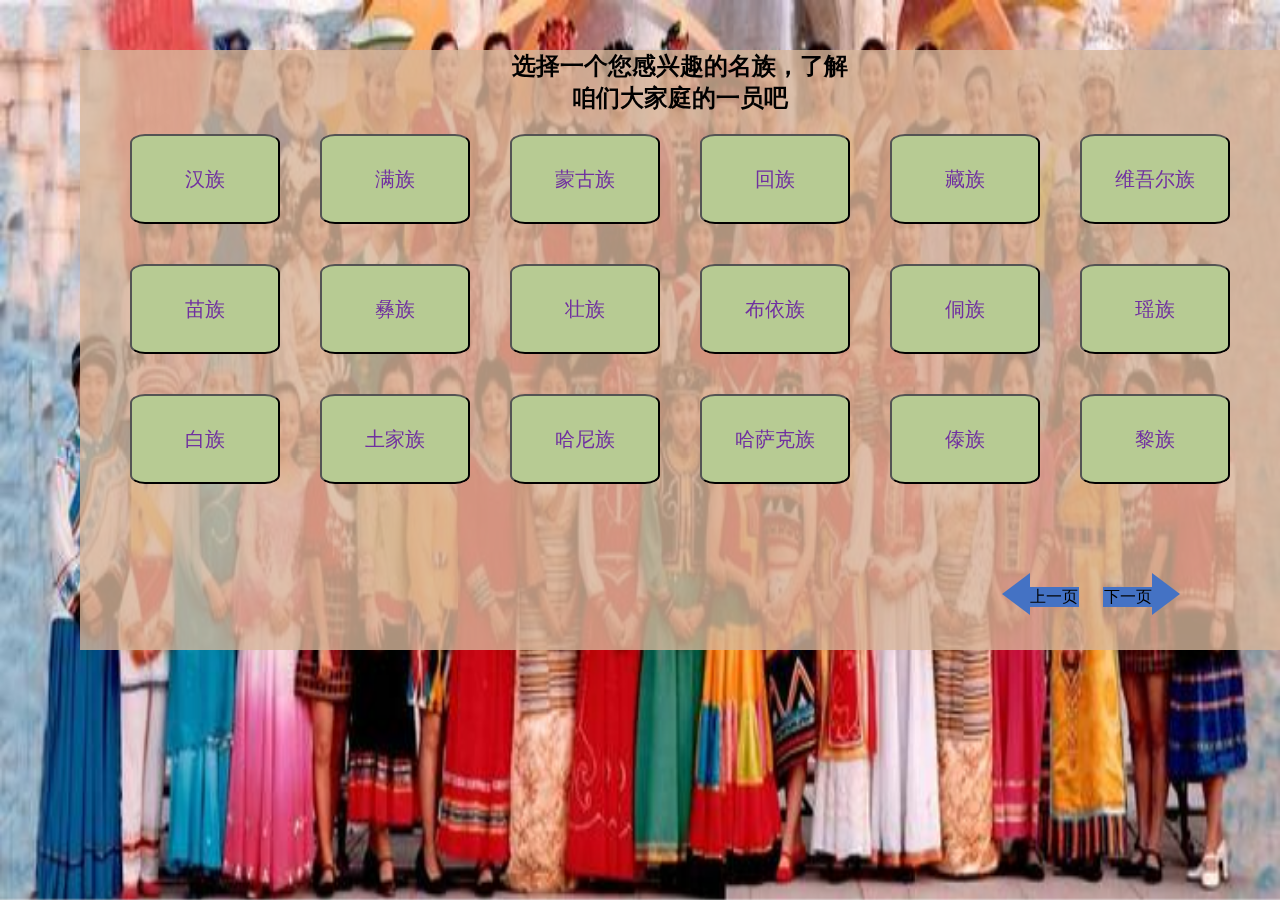
<file: 民族之窗/期中/民族之窗/national.html>
<!DOCTYPE html>
<html>

<head>
	<meta charset="utf-8">
	<title>民族之窗</title>
	<style>
		* {
			margin: 0px;
			padding: 0px;
		}

		.container {
			position: absolute;
			top: 50px;
			left: 80px;
			width: 1200px;
			height: 600px;
			background: rgba(215, 183, 155, 0.8);
			text-align: center;
		}

		.btn {
			background-color: #B7CB93;
			color: #7030A0;
			font-size: 20px;
			width: 150px;
			height: 90px;
			margin: 20px;
			border-radius: 10%;
		}

		.trans {
			position: absolute;
			bottom: 0;
			right: 0;
		}

		.before {
			position: relative;
			right: 110px;
			bottom: 30px;
			display: inline-block
		}

		.left {
			width: 0;
			height: 0;
			border-top: 21px solid transparent;
			border-right: 28px solid #4472C4;
			border-bottom: 21px solid transparent;
			display: inline-block
		}

		.chang1 {
			position: relative;
			text-align: center;
			left: -5px;
			top: -13px;
			height: 20px;
			width: 50px;
			background-color: #4472C4;
			display: inline-block
		}

		.after {
			position: relative;
			right: 100px;
			bottom: 30px;
			display: inline-block
		}

		.right {
			width: 0;
			height: 0;
			border-top: 21px solid transparent;
			border-left: 28px solid #4472C4;
			border-bottom: 21px solid transparent;
			display: inline-block
		}
		.chang2 {
			position: relative;
			text-align: center;
			left: 5px;
			top: -13px;
			height: 20px;
			width: 50px;
			background-color: #4472C4;
			display: inline-block
		}
	</style>
	<script type="text/javascript">
		var noApplicationRecord = document.getElementById('noApplicationRecord')

		//模拟数据,
		var data = ["汉族", "满族", "蒙古族", "回族", "藏族", "维吾尔族", "苗族", "彝族", "壮族", "布依族", "侗族", "瑶族", "白族", "土家族", "哈尼族", "哈萨克族", "傣族", "黎族", "傈僳族", "佤族", "畲族", "高山族", "拉祜族", "水族", "东乡族", "纳西族", "景颇族", "柯尔克孜族", "土族", "达斡尔族", "仫佬族", "羌族", "布朗族", "撒拉族", "毛南族", "仡佬族", "锡伯族", "阿昌族", "普米族", "朝鲜族", "塔吉克族", "怒族", "乌孜别克族", "俄罗斯族", "鄂温克族", "德昂族", "保安族", "裕固族", "京族", "塔塔尔族", "独龙族", "鄂伦春族", "赫哲族", "门巴族", "珞巴族", "基诺族"];
		function getnoApplicationData() {
			var father = document.getElementsByClassName("container")[0];
			for (var i = 0; i < 18; i++) {
				var targetID = document.createElement("button");
				targetID.className = "btn";
				targetID.innerText = data[i];
				father.appendChild(targetID);
			}
		}
	</script>
</head>

<body onload="getnoApplicationData()">
	<img src="./56.jpg" style="position:fixed; height: 100%;width: 100%; z-index: -1;">
	<div class="container">
		<h2>选择一个您感兴趣的名族，了解<br>
			咱们大家庭的一员吧
		</h2>
		<div class="trans">
			<div class="before">
				<div class="left"></div>
				<div class="chang1">上一页</div>
			</div>
			<div class="after">
				<div class="chang2">下一页</div>
				<div class="right"></div>
			</div>
		</div>
	</div>
</body>

</html>
</file>
<file: Moderna/assets/css/style.css>
/**
* Template Name: Moderna - v4.5.0
* Template URL: https://bootstrapmade.com/free-bootstrap-template-corporate-moderna/
* Author: BootstrapMade.com
* License: https://bootstrapmade.com/license/
*/

/*--------------------------------------------------------------
# General
--------------------------------------------------------------*/
body {
  font-family: "Open Sans", sans-serif;
  color: #444;
}

a {
  color: #4fa6d5;
  text-decoration: none;
}

a:hover {
  color: #45beff;
  text-decoration: none;
}

h1, h2, h3, h4, h5, h6, .font-primary {
  font-family: "Roboto", sans-serif;
}

/*--------------------------------------------------------------
# Back to top button
--------------------------------------------------------------*/
.back-to-top {
  position: fixed;
  visibility: hidden;
  opacity: 0;
  right: 15px;
  bottom: 15px;
  z-index: 99999;
  background: #68A4C4;
  width: 40px;
  height: 40px;
  border-radius: 4px;
  transition: all 0.4s;
}
.back-to-top i {
  font-size: 24px;
  color: #fff;
  line-height: 0;
}
.back-to-top:hover {
  background: #85b6cf;
  color: #fff;
}
.back-to-top.active {
  visibility: visible;
  opacity: 1;
}

/*--------------------------------------------------------------
# Header
--------------------------------------------------------------*/
#header {
  height: 80px;
  transition: all 0.5s;
  z-index: 997;
  transition: all 0.5s;
  background: #1e4356;
}
#header.header-transparent {
  background: none;
}
#header.header-scrolled {
  background: rgba(30, 67, 86, 0.8);
  height: 60px;
}
#header .logo h1 {
  font-size: 28px;
  margin: 0;
  padding: 4px 0;
  line-height: 1;
  font-weight: 400;
  letter-spacing: 3px;
  text-transform: uppercase;
}
#header .logo h1 a, #header .logo h1 a:hover {
  color: #fff;
  text-decoration: none;
}
#header .logo img {
  padding: 0;
  margin: 0;
  max-height: 40px;
}

#main {
  margin-top: 80px;
}

/*--------------------------------------------------------------
# Navigation Menu
--------------------------------------------------------------*/
/**
* Desktop Navigation 
*/
.navbar {
  padding: 0;
}
.navbar ul {
  margin: 0;
  padding: 0;
  display: flex;
  list-style: none;
  align-items: center;
}
.navbar li {
  position: relative;
}
.navbar a, .navbar a:focus {
  display: flex;
  align-items: center;
  justify-content: space-between;
  padding: 10px 0 10px 30px;
  font-family: "Open Sans", sans-serif;
  font-size: 14px;
  color: #fff;
  white-space: nowrap;
  transition: 0.3s;
}
.navbar a i, .navbar a:focus i {
  font-size: 12px;
  line-height: 0;
  margin-left: 5px;
}
.navbar a:hover, .navbar .active, .navbar .active:focus, .navbar li:hover > a {
  color: #a2cce3;
}
.navbar .dropdown ul {
  display: block;
  position: absolute;
  left: 14px;
  top: calc(100% + 30px);
  margin: 0;
  padding: 10px 0;
  z-index: 99;
  opacity: 0;
  visibility: hidden;
  background: #fff;
  box-shadow: 0px 0px 30px rgba(127, 137, 161, 0.25);
  transition: 0.3s;
}
.navbar .dropdown ul li {
  min-width: 200px;
}
.navbar .dropdown ul a {
  padding: 10px 20px;
  font-size: 14px;
  text-transform: none;
  color: #1c3745;
}
.navbar .dropdown ul a i {
  font-size: 12px;
}
.navbar .dropdown ul a:hover, .navbar .dropdown ul .active:hover, .navbar .dropdown ul li:hover > a {
  color: #68A4C4;
}
.navbar .dropdown:hover > ul {
  opacity: 1;
  top: 100%;
  visibility: visible;
}
.navbar .dropdown .dropdown ul {
  top: 0;
  left: calc(100% - 30px);
  visibility: hidden;
}
.navbar .dropdown .dropdown:hover > ul {
  opacity: 1;
  top: 0;
  left: 100%;
  visibility: visible;
}
@media (max-width: 1366px) {
  .navbar .dropdown .dropdown ul {
    left: -90%;
  }
  .navbar .dropdown .dropdown:hover > ul {
    left: -100%;
  }
}

/**
* Mobile Navigation 
*/
.mobile-nav-toggle {
  color: #fff;
  font-size: 28px;
  cursor: pointer;
  display: none;
  line-height: 0;
  transition: 0.5s;
}

@media (max-width: 991px) {
  .mobile-nav-toggle {
    display: block;
  }

  .navbar ul {
    display: none;
  }
}
.navbar-mobile {
  position: fixed;
  overflow: hidden;
  top: 0;
  right: 0;
  left: 0;
  bottom: 0;
  background: rgba(17, 38, 48, 0.9);
  transition: 0.3s;
}
.navbar-mobile .mobile-nav-toggle {
  position: absolute;
  top: 15px;
  right: 15px;
}
.navbar-mobile ul {
  display: block;
  position: absolute;
  top: 55px;
  right: 15px;
  bottom: 15px;
  left: 15px;
  padding: 10px 0;
  background-color: #fff;
  overflow-y: auto;
  transition: 0.3s;
}
.navbar-mobile a, .navbar-mobile a:focus {
  padding: 10px 20px;
  font-size: 15px;
  color: #1e4356;
}
.navbar-mobile a:hover, .navbar-mobile .active, .navbar-mobile li:hover > a {
  color: #68A4C4;
}
.navbar-mobile .getstarted, .navbar-mobile .getstarted:focus {
  margin: 15px;
}
.navbar-mobile .dropdown ul {
  position: static;
  display: none;
  margin: 10px 20px;
  padding: 10px 0;
  z-index: 99;
  opacity: 1;
  visibility: visible;
  background: #fff;
  box-shadow: 0px 0px 30px rgba(127, 137, 161, 0.25);
}
.navbar-mobile .dropdown ul li {
  min-width: 200px;
}
.navbar-mobile .dropdown ul a {
  padding: 10px 20px;
}
.navbar-mobile .dropdown ul a i {
  font-size: 12px;
}
.navbar-mobile .dropdown ul a:hover, .navbar-mobile .dropdown ul .active:hover, .navbar-mobile .dropdown ul li:hover > a {
  color: #68A4C4;
}
.navbar-mobile .dropdown > .dropdown-active {
  display: block;
}

/*--------------------------------------------------------------
# Hero Section
--------------------------------------------------------------*/
#hero {
  width: 100%;
  height: 90vh;
  overflow: hidden;
  position: relative;
}
#hero::after {
  content: "";
  position: absolute;
  left: 50%;
  top: 0;
  width: 130%;
  height: 95%;
  background: linear-gradient(to right, rgba(30, 67, 86, 0.8), rgba(30, 67, 86, 0.6)), url("../img/hero-bg.jpg") center no-repeat;
  background-size: 100% 100%;
  z-index: 0;
  border-radius: 0 0 50% 50%;
  transform: translateX(-50%) rotate(0deg);
}
#hero::before {
  content: "";
  position: absolute;
  left: 50%;
  top: 0;
  width: 130%;
  height: 96%;
  background: #68A4C4;
  opacity: 0.3;
  z-index: 0;
  border-radius: 0 0 50% 50%;
  transform: translateX(-50%) translateY(18px) rotate(2deg);
}
#hero .carousel-container {
  display: flex;
  justify-content: center;
  align-items: center;
  flex-direction: column;
  text-align: center;
  bottom: 0;
  top: 0;
  left: 0;
  right: 0;
}
#hero h2 {
  color: #fff;
  margin-bottom: 30px;
  font-size: 48px;
  font-weight: 700;
}
#hero p {
  width: 80%;
  -webkit-animation-delay: 0.4s;
  animation-delay: 0.4s;
  margin: 0 auto 30px auto;
  color: #fff;
}
#hero .carousel-control-prev, #hero .carousel-control-next {
  width: 10%;
}
#hero .carousel-control-next-icon, #hero .carousel-control-prev-icon {
  background: none;
  font-size: 48px;
  line-height: 1;
  width: auto;
  height: auto;
}
#hero .btn-get-started {
  font-family: "Roboto", sans-serif;
  font-weight: 500;
  font-size: 14px;
  letter-spacing: 1px;
  display: inline-block;
  padding: 12px 32px;
  border-radius: 50px;
  transition: 0.5s;
  line-height: 1;
  margin: 10px;
  color: #fff;
  -webkit-animation-delay: 0.8s;
  animation-delay: 0.8s;
  border: 2px solid #68A4C4;
}
#hero .btn-get-started:hover {
  background: #68A4C4;
  color: #fff;
  text-decoration: none;
}
@media (min-width: 1024px) {
  #hero p {
    width: 60%;
  }
  #hero .carousel-control-prev, #hero .carousel-control-next {
    width: 5%;
  }
}
@media (max-width: 768px) {
  #hero::after {
    width: 180%;
    height: 95%;
    border-radius: 0 0 50% 50%;
    transform: translateX(-50%) rotate(0deg);
  }
  #hero::before {
    top: 0;
    width: 180%;
    height: 94%;
    border-radius: 0 0 50% 50%;
    transform: translateX(-50%) translateY(20px) rotate(4deg);
  }
}
@media (max-width: 575px) {
  #hero h2 {
    font-size: 30px;
  }
  #hero::after {
    left: 40%;
    top: 0;
    width: 200%;
    height: 95%;
    border-radius: 0 0 50% 50%;
    transform: translateX(-50%) rotate(0deg);
  }
  #hero::before {
    left: 50%;
    top: 0;
    width: 200%;
    height: 94%;
    border-radius: 0 0 50% 50%;
    transform: translateX(-50%) translateY(20px) rotate(4deg);
  }
}

/*--------------------------------------------------------------
# Hero No Slider Section
--------------------------------------------------------------*/
#hero-no-slider {
  width: 100%;
  height: 100vh;
  overflow: hidden;
  position: relative;
  text-align: center;
}
#hero-no-slider::before {
  content: "";
  position: absolute;
  left: 0;
  top: 0;
  right: 0;
  bottom: 0;
  background: linear-gradient(to right, rgba(30, 67, 86, 0.8), rgba(30, 67, 86, 0.6)), url("../img/hero-bg.jpg") center no-repeat;
}
#hero-no-slider h2 {
  color: #fff;
  margin-bottom: 15px;
  font-size: 48px;
  font-weight: 700;
}
#hero-no-slider p {
  color: #fff;
}
#hero-no-slider .btn-get-started {
  font-family: "Roboto", sans-serif;
  font-weight: 500;
  font-size: 14px;
  letter-spacing: 1px;
  display: inline-block;
  padding: 12px 32px;
  border-radius: 50px;
  transition: 0.5s;
  line-height: 1;
  margin: 10px;
  color: #fff;
  -webkit-animation-delay: 0.8s;
  animation-delay: 0.8s;
  border: 2px solid #68A4C4;
}
#hero-no-slider .btn-get-started:hover {
  background: #68A4C4;
  color: #fff;
  text-decoration: none;
}
@media (max-width: 575px) {
  #hero-no-slider h2 {
    font-size: 30px;
  }
}

/*--------------------------------------------------------------
# Sections General
--------------------------------------------------------------*/
section {
  padding: 60px 0;
}

.section-bg {
  background-color: #f3f8fa;
}

.section-title {
  text-align: center;
  padding-bottom: 30px;
}
.section-title h2 {
  font-size: 28px;
  font-weight: 400;
  margin-bottom: 20px;
  padding-bottom: 20px;
  position: relative;
}
.section-title h2::before {
  content: "";
  position: absolute;
  display: block;
  width: 120px;
  height: 1px;
  background: #ddd;
  bottom: 1px;
  left: calc(50% - 60px);
}
.section-title h2::after {
  content: "";
  position: absolute;
  display: block;
  width: 40px;
  height: 3px;
  background: #68A4C4;
  bottom: 0;
  left: calc(50% - 20px);
}
.section-title p {
  margin-bottom: 0;
}

/*--------------------------------------------------------------
# Breadcrumbs
--------------------------------------------------------------*/
.breadcrumbs {
  padding: 15px 0;
  background-color: #f3f8fa;
  min-height: 40px;
}
.breadcrumbs h2 {
  font-size: 28px;
  font-weight: 300;
}
.breadcrumbs ol {
  display: flex;
  flex-wrap: wrap;
  list-style: none;
  padding: 0;
  margin: 0;
}
.breadcrumbs ol li + li {
  padding-left: 10px;
}
.breadcrumbs ol li + li::before {
  display: inline-block;
  padding-right: 10px;
  color: #6c757d;
  content: "/";
}
@media (max-width: 768px) {
  .breadcrumbs .d-flex {
    display: block !important;
  }
  .breadcrumbs ol {
    display: block;
  }
  .breadcrumbs ol li {
    display: inline-block;
  }
}

/*--------------------------------------------------------------
# Our Services
--------------------------------------------------------------*/
.services {
  padding-bottom: 20px;
}
.services .icon-box {
  padding: 30px;
  position: relative;
  overflow: hidden;
  margin: 0 0 40px 0;
  background: #fff;
  box-shadow: 0 5px 26px 0 rgba(68, 88, 144, 0.14);
  transition: all 0.3s ease-in-out;
  text-align: center;
  border: 1px solid #fff;
}
.services .icon {
  margin: 0 auto 20px auto;
  padding-top: 17px;
  display: inline-block;
  text-align: center;
  border-radius: 50%;
  width: 72px;
  height: 72px;
}
.services .icon i {
  font-size: 36px;
  line-height: 1;
}
.services .title {
  font-weight: 700;
  margin-bottom: 15px;
  font-size: 18px;
}
.services .title a {
  color: #111;
}
.services .description {
  font-size: 15px;
  line-height: 28px;
  margin-bottom: 0;
}
.services .icon-box-pink .icon {
  background: #fceef3;
}
.services .icon-box-pink .icon i {
  color: #ff689b;
}
.services .icon-box-pink:hover {
  border-color: #ff689b;
}
.services .icon-box-cyan .icon {
  background: #e6fdfc;
}
.services .icon-box-cyan .icon i {
  color: #3fcdc7;
}
.services .icon-box-cyan:hover {
  border-color: #3fcdc7;
}
.services .icon-box-green .icon {
  background: #eafde7;
}
.services .icon-box-green .icon i {
  color: #41cf2e;
}
.services .icon-box-green:hover {
  border-color: #41cf2e;
}
.services .icon-box-blue .icon {
  background: #e1eeff;
}
.services .icon-box-blue .icon i {
  color: #2282ff;
}
.services .icon-box-blue:hover {
  border-color: #2282ff;
}

/*--------------------------------------------------------------
# Why Us
--------------------------------------------------------------*/
.why-us .container {
  box-shadow: 0 5px 25px 0 rgba(214, 215, 216, 0.6);
  background: #fff;
}
.why-us .icon-box + .icon-box {
  margin-top: 50px;
}
.why-us .icon-box .icon {
  float: left;
  display: flex;
  align-items: center;
  justify-content: center;
  width: 72px;
  height: 72px;
  background: #f3f8fa;
  border-radius: 6px;
  transition: 0.5s;
}
.why-us .icon-box .icon i {
  color: #68A4C4;
  font-size: 32px;
}
.why-us .icon-box:hover .icon {
  background: #68A4C4;
}
.why-us .icon-box:hover .icon i {
  color: #fff;
}
.why-us .icon-box .title {
  margin-left: 95px;
  font-weight: 700;
  margin-bottom: 10px;
  font-size: 18px;
  text-transform: uppercase;
}
.why-us .icon-box .title a {
  color: #343a40;
  transition: 0.3s;
}
.why-us .icon-box .title a:hover {
  color: #68A4C4;
}
.why-us .icon-box .description {
  margin-left: 95px;
  line-height: 24px;
  font-size: 14px;
}
.why-us .video-box {
  position: relative;
}
.why-us .video-box img {
  padding-top: 15px;
  padding-bottom: 15px;
}
.why-us .play-btn {
  width: 94px;
  height: 94px;
  background: radial-gradient(#68A4C4 50%, rgba(104, 164, 196, 0.4) 52%);
  border-radius: 50%;
  display: block;
  position: absolute;
  left: calc(50% - 47px);
  top: calc(50% - 47px);
  overflow: hidden;
}
.why-us .play-btn::after {
  content: "";
  position: absolute;
  left: 50%;
  top: 50%;
  transform: translateX(-40%) translateY(-50%);
  width: 0;
  height: 0;
  border-top: 10px solid transparent;
  border-bottom: 10px solid transparent;
  border-left: 15px solid #fff;
  z-index: 100;
  transition: all 400ms cubic-bezier(0.55, 0.055, 0.675, 0.19);
}
.why-us .play-btn::before {
  content: "";
  position: absolute;
  width: 120px;
  height: 120px;
  -webkit-animation-delay: 0s;
  animation-delay: 0s;
  -webkit-animation: pulsate-btn 2s;
  animation: pulsate-btn 2s;
  -webkit-animation-direction: forwards;
  animation-direction: forwards;
  -webkit-animation-iteration-count: infinite;
  animation-iteration-count: infinite;
  -webkit-animation-timing-function: steps;
  animation-timing-function: steps;
  opacity: 1;
  border-radius: 50%;
  border: 5px solid rgba(104, 164, 196, 0.7);
  top: -15%;
  left: -15%;
  background: rgba(198, 16, 0, 0);
}
.why-us .play-btn:hover::after {
  border-left: 15px solid #68A4C4;
  transform: scale(20);
}
.why-us .play-btn:hover::before {
  content: "";
  position: absolute;
  left: 50%;
  top: 50%;
  transform: translateX(-40%) translateY(-50%);
  width: 0;
  height: 0;
  border: none;
  border-top: 10px solid transparent;
  border-bottom: 10px solid transparent;
  border-left: 15px solid #fff;
  z-index: 200;
  -webkit-animation: none;
  animation: none;
  border-radius: 0;
}

@-webkit-keyframes pulsate-btn {
  0% {
    transform: scale(0.6, 0.6);
    opacity: 1;
  }
  100% {
    transform: scale(1, 1);
    opacity: 0;
  }
}

@keyframes pulsate-btn {
  0% {
    transform: scale(0.6, 0.6);
    opacity: 1;
  }
  100% {
    transform: scale(1, 1);
    opacity: 0;
  }
}
/*--------------------------------------------------------------
# Features
--------------------------------------------------------------*/
.features .row + .row {
  margin-top: 100px;
}
.features h3 {
  font-weight: 400;
  font-size: 24px;
}
.features ul {
  list-style: none;
  padding: 0;
}
.features ul li {
  padding-bottom: 10px;
}
.features ul i {
  font-size: 20px;
  padding-right: 4px;
  color: #68A4C4;
}
.features p:last-child {
  margin-bottom: 0;
}

/*--------------------------------------------------------------
# About
--------------------------------------------------------------*/
.about h3 {
  font-weight: 400;
  font-size: 26px;
}
.about ul {
  list-style: none;
  padding: 0;
}
.about ul li {
  padding-bottom: 10px;
}
.about ul i {
  font-size: 20px;
  padding-right: 4px;
  color: #68A4C4;
}
.about p:last-child {
  margin-bottom: 0;
}

/*--------------------------------------------------------------
# Facts
--------------------------------------------------------------*/
.facts .counters span {
  font-size: 48px;
  display: block;
  color: #68A4C4;
}
.facts .counters p {
  padding: 0;
  margin: 0 0 20px 0;
  font-family: "Roboto", sans-serif;
  font-size: 14px;
}

/*--------------------------------------------------------------
# Our Skills
--------------------------------------------------------------*/
.skills {
  padding: 60px 0;
}
.skills .progress {
  height: 35px;
  margin-bottom: 10px;
}
.skills .progress .skill {
  line-height: 35px;
  padding: 0;
  margin: 0 0 0 20px;
  text-transform: uppercase;
}
.skills .progress .skill .val {
  float: right;
  font-style: normal;
  margin: 0 20px 0 0;
}
.skills .progress-bar {
  width: 1px;
  text-align: left;
  transition: 0.9s;
}

/*--------------------------------------------------------------
# Tetstimonials
--------------------------------------------------------------*/
.testimonials {
  padding: 60px 0;
}
.testimonials .section-header {
  margin-bottom: 40px;
}
.testimonials .testimonials-carousel {
  overflow: hidden;
}
.testimonials .testimonial-item {
  text-align: center;
}
.testimonials .testimonial-item .testimonial-img {
  width: 120px;
  border-radius: 50%;
  border: 4px solid #fff;
  margin: 0 auto;
}
.testimonials .testimonial-item h3 {
  font-size: 20px;
  font-weight: bold;
  margin: 10px 0 5px 0;
  color: #111;
}
.testimonials .testimonial-item h4 {
  font-size: 14px;
  color: #999;
  margin: 0 0 15px 0;
}
.testimonials .testimonial-item .quote-icon-left, .testimonials .testimonial-item .quote-icon-right {
  color: #fbfcfd;
  font-size: 26px;
}
.testimonials .testimonial-item .quote-icon-left {
  display: inline-block;
  left: -5px;
  position: relative;
}
.testimonials .testimonial-item .quote-icon-right {
  display: inline-block;
  right: -5px;
  position: relative;
  top: 10px;
}
.testimonials .testimonial-item p {
  font-style: italic;
  margin: 0 auto 15px auto;
}
.testimonials .swiper-pagination {
  margin-top: 20px;
  position: relative;
}
.testimonials .swiper-pagination .swiper-pagination-bullet {
  width: 12px;
  height: 12px;
  background-color: #fff;
  opacity: 1;
  border: 1px solid #68A4C4;
}
.testimonials .swiper-pagination .swiper-pagination-bullet-active {
  background-color: #68A4C4;
}

/*--------------------------------------------------------------
# Service Details
--------------------------------------------------------------*/
.service-details {
  padding-bottom: 10px;
}
.service-details .card {
  border: 0;
  padding: 0 30px;
  margin-bottom: 60px;
  position: relative;
}
.service-details .card-img {
  width: calc(100% + 60px);
  margin-left: -30px;
  overflow: hidden;
  z-index: 9;
  border-radius: 0;
}
.service-details .card-img img {
  max-width: 100%;
  transition: all 0.3s ease-in-out;
}
.service-details .card-body {
  z-index: 10;
  background: #fff;
  border-top: 4px solid #fff;
  padding: 30px;
  box-shadow: 0px 2px 15px rgba(0, 0, 0, 0.1);
  margin-top: -60px;
  transition: 0.3s;
}
.service-details .card-title {
  font-weight: 700;
  text-align: center;
  margin-bottom: 20px;
}
.service-details .card-title a {
  color: #1e4356;
  transition: 0.3s;
}
.service-details .card-text {
  color: #5e5e5e;
}
.service-details .read-more a {
  color: #777777;
  text-transform: uppercase;
  font-weight: 600;
  font-size: 12px;
  transition: 0.3s;
}
.service-details .read-more a:hover {
  color: #68A4C4;
}
.service-details .card:hover img {
  transform: scale(1.1);
}
.service-details .card:hover .card-body {
  border-color: #68A4C4;
}
.service-details .card:hover .card-body .card-title a {
  color: #68A4C4;
}

/*--------------------------------------------------------------
# Pricing
--------------------------------------------------------------*/
.pricing .row {
  padding-top: 40px;
}
.pricing .box {
  padding: 40px;
  margin-bottom: 30px;
  box-shadow: 0px 0px 30px rgba(73, 78, 92, 0.15);
  background: #fff;
  text-align: center;
}
.pricing h3 {
  font-weight: 300;
  margin-bottom: 15px;
  font-size: 28px;
}
.pricing h4 {
  font-size: 46px;
  color: #68A4C4;
  font-weight: 400;
  font-family: "Open Sans", sans-serif;
  margin-bottom: 25px;
}
.pricing h4 span {
  color: #bababa;
  font-size: 18px;
  display: block;
}
.pricing ul {
  padding: 0;
  list-style: none;
  color: #999;
  text-align: left;
  line-height: 20px;
}
.pricing ul li {
  padding-bottom: 12px;
}
.pricing ul i {
  color: #68A4C4;
  font-size: 18px;
  padding-right: 4px;
}
.pricing ul .na {
  color: #ccc;
}
.pricing ul .na i {
  color: #ccc;
}
.pricing ul .na span {
  text-decoration: line-through;
}
.pricing .get-started-btn {
  background: #1e4356;
  display: inline-block;
  padding: 6px 30px;
  border-radius: 20px;
  color: #fff;
  transition: none;
  font-size: 14px;
  font-weight: 400;
  font-family: "Roboto", sans-serif;
  transition: 0.3s;
}
.pricing .get-started-btn:hover {
  background: #68A4C4;
}
.pricing .featured {
  z-index: 10;
  margin: -30px -5px 0 -5px;
}
.pricing .featured .get-started-btn {
  background: #68A4C4;
}
.pricing .featured .get-started-btn:hover {
  background: #85b6cf;
}
@media (max-width: 992px) {
  .pricing .box {
    max-width: 60%;
    margin: 0 auto 30px auto;
  }
}
@media (max-width: 767px) {
  .pricing .box {
    max-width: 80%;
    margin: 0 auto 30px auto;
  }
}
@media (max-width: 420px) {
  .pricing .box {
    max-width: 100%;
    margin: 0 auto 30px auto;
  }
}

/*--------------------------------------------------------------
# Portfolio
--------------------------------------------------------------*/
.portfolio {
  padding-bottom: 60px;
}
.portfolio #portfolio-flters {
  padding: 0;
  margin: 0 0 35px 0;
  list-style: none;
  text-align: center;
}
.portfolio #portfolio-flters li {
  cursor: pointer;
  margin: 0 12px 5px 12px;
  display: inline-block;
  padding: 0 4px 6px 4px;
  font-size: 16px;
  font-weight: 500;
  line-height: 20px;
  color: #444;
  transition: all 0.3s ease-in-out;
  border-bottom: 2px solid #fff;
  font-family: "Roboto", sans-serif;
}
.portfolio #portfolio-flters li:hover, .portfolio #portfolio-flters li.filter-active {
  border-color: #68A4C4;
  color: #68A4C4;
}
.portfolio .portfolio-item {
  background: #1e4356;
  overflow: hidden;
  min-height: 200px;
  position: relative;
  border-radius: 4px;
  margin: 0 0 30px 0;
}
.portfolio .portfolio-item img {
  transition: all 0.3s ease-in-out;
}
.portfolio .portfolio-item .portfolio-info {
  opacity: 0;
  position: absolute;
  transition: all 0.3s linear;
  text-align: center;
  top: 10%;
  left: 0;
  right: 0;
}
.portfolio .portfolio-item .portfolio-info h3 {
  font-size: 22px;
  color: #fff;
  font-weight: bold;
}
.portfolio .portfolio-item .portfolio-info a i {
  color: rgba(255, 255, 255, 0.6);
  font-size: 28px;
  transition: 0.3s;
}
.portfolio .portfolio-item .portfolio-info a i:hover {
  color: white;
}
.portfolio .portfolio-item:hover img {
  opacity: 0.6;
  transform: scale(1.1);
}
.portfolio .portfolio-item:hover .portfolio-info {
  opacity: 1;
  top: calc(50% - 30px);
}

/*--------------------------------------------------------------
# Portfolio Details
--------------------------------------------------------------*/
.portfolio-details {
  padding-top: 40px;
}
.portfolio-details .portfolio-details-slider img {
  width: 100%;
}
.portfolio-details .portfolio-details-slider .swiper-pagination {
  margin-top: 20px;
  position: relative;
}
.portfolio-details .portfolio-details-slider .swiper-pagination .swiper-pagination-bullet {
  width: 12px;
  height: 12px;
  background-color: #fff;
  opacity: 1;
  border: 1px solid #68A4C4;
}
.portfolio-details .portfolio-details-slider .swiper-pagination .swiper-pagination-bullet-active {
  background-color: #68A4C4;
}
.portfolio-details .portfolio-info {
  padding: 30px;
  box-shadow: 0px 0 30px rgba(30, 67, 86, 0.08);
}
.portfolio-details .portfolio-info h3 {
  font-size: 22px;
  font-weight: 700;
  margin-bottom: 20px;
  padding-bottom: 20px;
  border-bottom: 1px solid #eee;
}
.portfolio-details .portfolio-info ul {
  list-style: none;
  padding: 0;
  font-size: 15px;
}
.portfolio-details .portfolio-info ul li + li {
  margin-top: 10px;
}
.portfolio-details .portfolio-description {
  padding-top: 30px;
}
.portfolio-details .portfolio-description h2 {
  font-size: 26px;
  font-weight: 700;
  margin-bottom: 20px;
}
.portfolio-details .portfolio-description p {
  padding: 0;
}

/*--------------------------------------------------------------
# Team
--------------------------------------------------------------*/
.team {
  background: #fff;
  padding-bottom: 30px;
}
.team .member {
  margin-bottom: 20px;
  overflow: hidden;
}
.team .member .member-img {
  position: relative;
  overflow: hidden;
}
.team .member .social {
  position: absolute;
  left: 0;
  bottom: -40px;
  right: 0;
  height: 40px;
  opacity: 0;
  transition: bottom ease-in-out 0.4s;
  text-align: center;
  background: rgba(30, 67, 86, 0.8);
  display: flex;
  align-items: center;
  justify-content: center;
}
.team .member .social a {
  transition: color 0.3s;
  color: #fff;
  margin: 0 12px;
  display: inline-block;
}
.team .member .social a:hover {
  color: #68A4C4;
}
.team .member .social i {
  font-size: 18px;
  margin: 0 2px;
}
.team .member .member-info h4 {
  font-weight: 700;
  margin: 15px 0 5px 0;
  font-size: 18px;
}
.team .member .member-info span {
  display: block;
  font-size: 13px;
  text-transform: uppercase;
  font-weight: 400;
  margin-bottom: 15px;
  color: #68A4C4;
}
.team .member .member-info p {
  font-style: italic;
  font-size: 14px;
  line-height: 26px;
  color: #666;
}
.team .member:hover .social {
  bottom: 0;
  opacity: 1;
  transition: bottom ease-in-out 0.4s;
}
.team .member:hover .social a, .team .member:hover .social i {
  line-height: 0;
  font-size: 18px;
}

/*--------------------------------------------------------------
# Contact
--------------------------------------------------------------*/
.contact {
  padding-bottom: 30px;
}
.contact .info-box {
  color: #444;
  text-align: center;
  box-shadow: 0 0 30px rgba(214, 215, 216, 0.6);
  padding: 20px 0 30px 0;
  margin-bottom: 30px;
}
.contact .info-box i {
  font-size: 32px;
  color: #68A4C4;
  border-radius: 50%;
  padding: 8px;
  border: 2px dotted #a2cce3;
}
.contact .info-box h3 {
  font-size: 20px;
  color: #666;
  font-weight: 700;
  margin: 10px 0;
}
.contact .info-box p {
  padding: 0;
  line-height: 24px;
  font-size: 14px;
  margin-bottom: 0;
}
.contact .php-email-form {
  box-shadow: 0 0 30px rgba(214, 215, 216, 0.6);
  padding: 30px;
  margin-bottom: 30px;
}
.contact .php-email-form .error-message {
  display: none;
  color: #fff;
  background: #ed3c0d;
  text-align: left;
  padding: 15px;
  font-weight: 600;
}
.contact .php-email-form .error-message br + br {
  margin-top: 25px;
}
.contact .php-email-form .sent-message {
  display: none;
  color: #fff;
  background: #18d26e;
  text-align: center;
  padding: 15px;
  font-weight: 600;
}
.contact .php-email-form .loading {
  display: none;
  background: #fff;
  text-align: center;
  padding: 15px;
}
.contact .php-email-form .loading:before {
  content: "";
  display: inline-block;
  border-radius: 50%;
  width: 24px;
  height: 24px;
  margin: 0 10px -6px 0;
  border: 3px solid #18d26e;
  border-top-color: #eee;
  -webkit-animation: animate-loading 1s linear infinite;
  animation: animate-loading 1s linear infinite;
}
.contact .php-email-form input, .contact .php-email-form textarea {
  border-radius: 0;
  box-shadow: none;
  font-size: 14px;
}
.contact .php-email-form input::focus, .contact .php-email-form textarea::focus {
  background-color: #68A4C4;
}
.contact .php-email-form input {
  padding: 10px 15px;
}
.contact .php-email-form textarea {
  padding: 12px 15px;
}
.contact .php-email-form button[type=submit] {
  background: #68A4C4;
  border: 0;
  padding: 10px 24px;
  color: #fff;
  transition: 0.4s;
}
.contact .php-email-form button[type=submit]:hover {
  background: #8dbad2;
}
@-webkit-keyframes animate-loading {
  0% {
    transform: rotate(0deg);
  }
  100% {
    transform: rotate(360deg);
  }
}
@keyframes animate-loading {
  0% {
    transform: rotate(0deg);
  }
  100% {
    transform: rotate(360deg);
  }
}

/*--------------------------------------------------------------
# Map
--------------------------------------------------------------*/
.map {
  padding: 0;
  margin-bottom: -6px;
}
.map iframe {
  width: 100%;
  height: 380px;
}

/*--------------------------------------------------------------
# Blog
--------------------------------------------------------------*/
.blog {
  padding: 40px 0 20px 0;
}
.blog .entry {
  padding: 30px;
  margin-bottom: 60px;
  box-shadow: 0 4px 16px rgba(0, 0, 0, 0.1);
}
.blog .entry .entry-img {
  max-height: 440px;
  margin: -30px -30px 20px -30px;
  overflow: hidden;
}
.blog .entry .entry-title {
  font-size: 28px;
  font-weight: bold;
  padding: 0;
  margin: 0 0 20px 0;
}
.blog .entry .entry-title a {
  color: #1e4356;
  transition: 0.3s;
}
.blog .entry .entry-title a:hover {
  color: #68A4C4;
}
.blog .entry .entry-meta {
  margin-bottom: 15px;
  color: #72afce;
}
.blog .entry .entry-meta ul {
  display: flex;
  flex-wrap: wrap;
  list-style: none;
  align-items: center;
  padding: 0;
  margin: 0;
}
.blog .entry .entry-meta ul li + li {
  padding-left: 20px;
}
.blog .entry .entry-meta i {
  font-size: 16px;
  margin-right: 8px;
  line-height: 0;
}
.blog .entry .entry-meta a {
  color: #777777;
  font-size: 14px;
  display: inline-block;
  line-height: 1;
}
.blog .entry .entry-content p {
  line-height: 24px;
}
.blog .entry .entry-content .read-more {
  -moz-text-align-last: right;
  text-align-last: right;
}
.blog .entry .entry-content .read-more a {
  display: inline-block;
  background: #68A4C4;
  color: #fff;
  padding: 6px 20px;
  transition: 0.3s;
  font-size: 14px;
}
.blog .entry .entry-content .read-more a:hover {
  background: #7aafcb;
}
.blog .entry .entry-content h3 {
  font-size: 22px;
  margin-top: 30px;
  font-weight: bold;
}
.blog .entry .entry-content blockquote {
  overflow: hidden;
  background-color: #fafafa;
  padding: 60px;
  position: relative;
  text-align: center;
  margin: 20px 0;
}
.blog .entry .entry-content blockquote p {
  color: #444;
  line-height: 1.6;
  margin-bottom: 0;
  font-style: italic;
  font-weight: 500;
  font-size: 22px;
}
.blog .entry .entry-content blockquote::after {
  content: "";
  position: absolute;
  left: 0;
  top: 0;
  bottom: 0;
  width: 3px;
  background-color: #1e4356;
  margin-top: 20px;
  margin-bottom: 20px;
}
.blog .entry .entry-footer {
  padding-top: 10px;
  border-top: 1px solid #e6e6e6;
}
.blog .entry .entry-footer i {
  color: #4c99c1;
  display: inline;
}
.blog .entry .entry-footer a {
  color: #255269;
  transition: 0.3s;
}
.blog .entry .entry-footer a:hover {
  color: #68A4C4;
}
.blog .entry .entry-footer .cats {
  list-style: none;
  display: inline;
  padding: 0 20px 0 0;
  font-size: 14px;
}
.blog .entry .entry-footer .cats li {
  display: inline-block;
}
.blog .entry .entry-footer .tags {
  list-style: none;
  display: inline;
  padding: 0;
  font-size: 14px;
}
.blog .entry .entry-footer .tags li {
  display: inline-block;
}
.blog .entry .entry-footer .tags li + li::before {
  padding-right: 6px;
  color: #6c757d;
  content: ",";
}
.blog .entry .entry-footer .share {
  font-size: 16px;
}
.blog .entry .entry-footer .share i {
  padding-left: 5px;
}
.blog .entry-single {
  margin-bottom: 30px;
}
.blog .blog-author {
  padding: 20px;
  margin-bottom: 30px;
  box-shadow: 0 4px 16px rgba(0, 0, 0, 0.1);
}
.blog .blog-author img {
  width: 120px;
  margin-right: 20px;
}
.blog .blog-author h4 {
  font-weight: 600;
  font-size: 22px;
  margin-bottom: 0px;
  padding: 0;
  color: #1e4356;
}
.blog .blog-author .social-links {
  margin: 0 10px 10px 0;
}
.blog .blog-author .social-links a {
  color: rgba(30, 67, 86, 0.5);
  margin-right: 5px;
}
.blog .blog-author p {
  font-style: italic;
  color: #b7b7b7;
}
.blog .blog-comments {
  margin-bottom: 30px;
}
.blog .blog-comments .comments-count {
  font-weight: bold;
}
.blog .blog-comments .comment {
  margin-top: 30px;
  position: relative;
}
.blog .blog-comments .comment .comment-img {
  margin-right: 14px;
}
.blog .blog-comments .comment .comment-img img {
  width: 60px;
}
.blog .blog-comments .comment h5 {
  font-size: 16px;
  margin-bottom: 2px;
}
.blog .blog-comments .comment h5 a {
  font-weight: bold;
  color: #444;
  transition: 0.3s;
}
.blog .blog-comments .comment h5 a:hover {
  color: #68A4C4;
}
.blog .blog-comments .comment h5 .reply {
  padding-left: 10px;
  color: #1e4356;
}
.blog .blog-comments .comment h5 .reply i {
  font-size: 20px;
}
.blog .blog-comments .comment time {
  display: block;
  font-size: 14px;
  color: #2b607c;
  margin-bottom: 5px;
}
.blog .blog-comments .comment.comment-reply {
  padding-left: 40px;
}
.blog .blog-comments .reply-form {
  margin-top: 30px;
  padding: 30px;
  box-shadow: 0 4px 16px rgba(0, 0, 0, 0.1);
}
.blog .blog-comments .reply-form h4 {
  font-weight: bold;
  font-size: 22px;
}
.blog .blog-comments .reply-form p {
  font-size: 14px;
}
.blog .blog-comments .reply-form input {
  border-radius: 4px;
  padding: 10px 10px;
  font-size: 14px;
}
.blog .blog-comments .reply-form input:focus {
  box-shadow: none;
  border-color: #b1d0e1;
}
.blog .blog-comments .reply-form textarea {
  border-radius: 4px;
  padding: 10px 10px;
  font-size: 14px;
}
.blog .blog-comments .reply-form textarea:focus {
  box-shadow: none;
  border-color: #b1d0e1;
}
.blog .blog-comments .reply-form .form-group {
  margin-bottom: 25px;
}
.blog .blog-comments .reply-form .btn-primary {
  border-radius: 4px;
  padding: 10px 20px;
  border: 0;
  background-color: #1e4356;
}
.blog .blog-comments .reply-form .btn-primary:hover {
  background-color: #255269;
}
.blog .blog-pagination {
  color: #387ea2;
}
.blog .blog-pagination ul {
  display: flex;
  padding: 0;
  margin: 0;
  list-style: none;
}
.blog .blog-pagination li {
  margin: 0 5px;
  transition: 0.3s;
}
.blog .blog-pagination li a {
  color: #1e4356;
  padding: 7px 16px;
  display: flex;
  align-items: center;
  justify-content: center;
}
.blog .blog-pagination li.active, .blog .blog-pagination li:hover {
  background: #68A4C4;
}
.blog .blog-pagination li.active a, .blog .blog-pagination li:hover a {
  color: #fff;
}
.blog .sidebar {
  padding: 30px;
  margin: 0 0 60px 20px;
  box-shadow: 0 4px 16px rgba(0, 0, 0, 0.1);
}
.blog .sidebar .sidebar-title {
  font-size: 20px;
  font-weight: 700;
  padding: 0 0 0 0;
  margin: 0 0 15px 0;
  color: #1e4356;
  position: relative;
}
.blog .sidebar .sidebar-item {
  margin-bottom: 30px;
}
.blog .sidebar .search-form form {
  background: #fff;
  border: 1px solid #ddd;
  padding: 3px 10px;
  position: relative;
}
.blog .sidebar .search-form form input[type=text] {
  border: 0;
  padding: 4px;
  border-radius: 4px;
  width: calc(100% - 40px);
}
.blog .sidebar .search-form form button {
  position: absolute;
  top: 0;
  right: 0;
  bottom: 0;
  border: 0;
  background: none;
  font-size: 16px;
  padding: 0 15px;
  margin: -1px;
  background: #68A4C4;
  color: #fff;
  transition: 0.3s;
  border-radius: 0 4px 4px 0;
  line-height: 0;
}
.blog .sidebar .search-form form button i {
  line-height: 0;
}
.blog .sidebar .search-form form button:hover {
  background: #77adca;
}
.blog .sidebar .categories ul {
  list-style: none;
  padding: 0;
}
.blog .sidebar .categories ul li + li {
  padding-top: 10px;
}
.blog .sidebar .categories ul a {
  color: #1e4356;
  transition: 0.3s;
}
.blog .sidebar .categories ul a:hover {
  color: #68A4C4;
}
.blog .sidebar .categories ul a span {
  padding-left: 5px;
  color: #aaaaaa;
  font-size: 14px;
}
.blog .sidebar .recent-posts .post-item + .post-item {
  margin-top: 15px;
}
.blog .sidebar .recent-posts img {
  width: 80px;
  float: left;
}
.blog .sidebar .recent-posts h4 {
  font-size: 15px;
  margin-left: 95px;
  font-weight: bold;
}
.blog .sidebar .recent-posts h4 a {
  color: #1e4356;
  transition: 0.3s;
}
.blog .sidebar .recent-posts h4 a:hover {
  color: #68A4C4;
}
.blog .sidebar .recent-posts time {
  display: block;
  margin-left: 95px;
  font-style: italic;
  font-size: 14px;
  color: #aaaaaa;
}
.blog .sidebar .tags {
  margin-bottom: -10px;
}
.blog .sidebar .tags ul {
  list-style: none;
  padding: 0;
}
.blog .sidebar .tags ul li {
  display: inline-block;
}
.blog .sidebar .tags ul a {
  color: #3f8db5;
  font-size: 14px;
  padding: 6px 14px;
  margin: 0 6px 8px 0;
  border: 1px solid #e4eff5;
  display: inline-block;
  transition: 0.3s;
}
.blog .sidebar .tags ul a:hover {
  color: #fff;
  border: 1px solid #68A4C4;
  background: #68A4C4;
}
.blog .sidebar .tags ul a span {
  padding-left: 5px;
  color: #bedae8;
  font-size: 14px;
}

/*--------------------------------------------------------------
# Footer
--------------------------------------------------------------*/
#footer {
  background: #0b212d;
  padding: 0 0 30px 0;
  color: #fff;
  font-size: 14px;
}
#footer .footer-newsletter {
  padding: 50px 0;
  background: #0d2735;
}
#footer .footer-newsletter h4 {
  font-size: 24px;
  margin: 0 0 20px 0;
  padding: 0;
  line-height: 1;
  font-weight: 600;
  color: #a2cce3;
}
#footer .footer-newsletter form {
  margin-top: 30px;
  background: #fff;
  padding: 6px 10px;
  position: relative;
  border-radius: 50px;
}
#footer .footer-newsletter form input[type=email] {
  border: 0;
  padding: 4px;
  width: calc(100% - 100px);
}
#footer .footer-newsletter form input[type=submit] {
  position: absolute;
  top: 0;
  right: 0;
  bottom: 0;
  border: 0;
  background: none;
  font-size: 16px;
  padding: 0 20px;
  margin: 3px;
  background: #68A4C4;
  color: #fff;
  transition: 0.3s;
  border-radius: 50px;
}
#footer .footer-newsletter form input[type=submit]:hover {
  background: #468db3;
}
#footer .footer-top {
  background: #0d2735;
  border-top: 1px solid #17455e;
  border-bottom: 1px solid #123649;
  padding: 60px 0 30px 0;
}
#footer .footer-top .footer-info {
  margin-bottom: 30px;
}
#footer .footer-top .footer-info h3 {
  font-size: 18px;
  margin: 0 0 20px 0;
  padding: 2px 0 2px 0;
  line-height: 1;
  color: #a2cce3;
  font-weight: 600;
}
#footer .footer-top .footer-info p {
  font-size: 14px;
  line-height: 24px;
  margin-bottom: 0;
  font-family: "Roboto", sans-serif;
  color: #fff;
}
#footer .footer-top .social-links a {
  font-size: 18px;
  display: inline-block;
  background: #1e4356;
  color: #fff;
  line-height: 1;
  padding: 8px 0;
  margin-right: 4px;
  border-radius: 50%;
  text-align: center;
  width: 36px;
  height: 36px;
  transition: 0.3s;
}
#footer .footer-top .social-links a:hover {
  background: #68A4C4;
  color: #fff;
  text-decoration: none;
}
#footer .footer-top h4 {
  font-size: 18px;
  font-weight: 600;
  color: #a2cce3;
  position: relative;
  padding-bottom: 12px;
}
#footer .footer-top .footer-links {
  margin-bottom: 30px;
}
#footer .footer-top .footer-links ul {
  list-style: none;
  padding: 0;
  margin: 0;
}
#footer .footer-top .footer-links ul i {
  padding-right: 2px;
  color: #a2cce3;
  font-size: 18px;
  line-height: 1;
}
#footer .footer-top .footer-links ul li {
  padding: 10px 0;
  display: flex;
  align-items: center;
}
#footer .footer-top .footer-links ul li:first-child {
  padding-top: 0;
}
#footer .footer-top .footer-links ul a {
  color: #fff;
  transition: 0.3s;
  display: inline-block;
  line-height: 1;
}
#footer .footer-top .footer-links ul a:hover {
  color: #a2cce3;
}
#footer .footer-top .footer-contact {
  margin-bottom: 30px;
}
#footer .footer-top .footer-contact p {
  line-height: 26px;
}
#footer .copyright {
  text-align: center;
  padding-top: 30px;
}
#footer .credits {
  padding-top: 10px;
  text-align: center;
  font-size: 13px;
  color: #fff;
}
#footer .credits a {
  color: #a2cce3;
}
</file>
